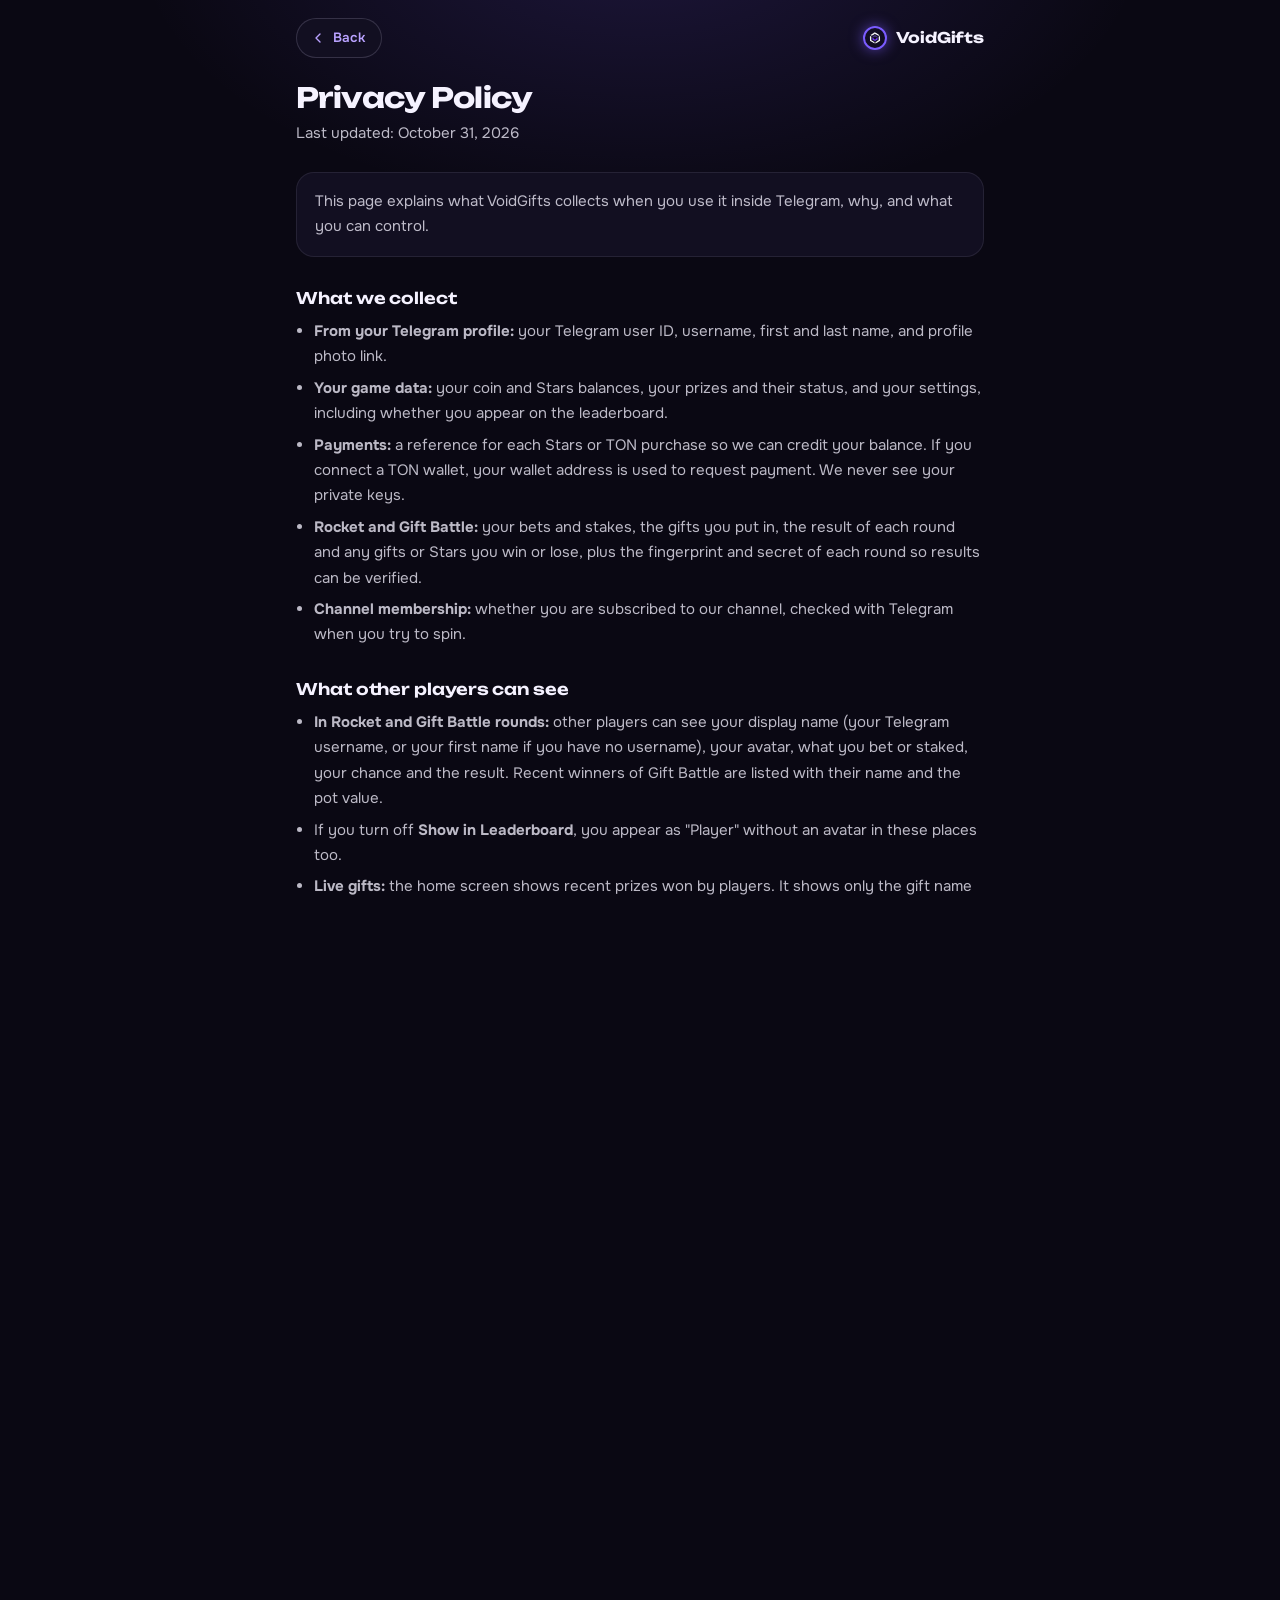
<file: privacy.html>
<!DOCTYPE html>
<html lang="en">
<head>
  <meta charset="UTF-8">
  <meta name="viewport" content="width=device-width, initial-scale=1, viewport-fit=cover">
  <meta name="theme-color" content="#0a0813">
  <title>Privacy Policy · VoidGifts</title>
  <link rel="preconnect" href="https://fonts.googleapis.com">
  <link rel="preconnect" href="https://fonts.gstatic.com" crossorigin>
  <link rel="stylesheet" href="styles.css">
</head>
<body>
  <main class="legal-shell legal">
    <div class="legal-top">
      <a class="spin-back-btn" href="index.html" onclick="if(history.length>1){history.back();return false}">
        <svg viewBox="0 0 24 24" fill="none" stroke="currentColor" stroke-width="2" stroke-linecap="round" stroke-linejoin="round" aria-hidden="true"><path d="M15 18l-6-6 6-6"/></svg>
        Back
      </a>
      <div class="brand"><img class="ring-icon" src="assets/TemporaryLogo.svg" alt="">VoidGifts</div>
    </div>

    <h1>Privacy Policy</h1>
    <p class="legal-meta">Last updated: October 31, 2026</p>
    <p class="legal-lede">This page explains what VoidGifts collects when you use it inside Telegram, why, and what you can control.</p>

    <h2>What we collect</h2>
    <ul>
      <li><strong>From your Telegram profile:</strong> your Telegram user ID, username, first and last name, and profile photo link.</li>
      <li><strong>Your game data:</strong> your coin and Stars balances, your prizes and their status, and your settings, including whether you appear on the leaderboard.</li>
      <li><strong>Payments:</strong> a reference for each Stars or TON purchase so we can credit your balance. If you connect a TON wallet, your wallet address is used to request payment. We never see your private keys.</li>
      <li><strong>Rocket and Gift Battle:</strong> your bets and stakes, the gifts you put in, the result of each round and any gifts or Stars you win or lose, plus the fingerprint and secret of each round so results can be verified.</li>
      <li><strong>Channel membership:</strong> whether you are subscribed to our channel, checked with Telegram when you try to spin.</li>
    </ul>

    <h2>What other players can see</h2>
    <ul>
      <li><strong>In Rocket and Gift Battle rounds:</strong> other players can see your display name (your Telegram username, or your first name if you have no username), your avatar, what you bet or staked, your chance and the result. Recent winners of Gift Battle are listed with their name and the pot value.</li>
      <li>If you turn off <strong>Show in Leaderboard</strong>, you appear as "Player" without an avatar in these places too.</li>
      <li><strong>Live gifts:</strong> the home screen shows recent prizes won by players. It shows only the gift name and time, never a name, ID or avatar.</li>
    </ul>

    <h2>What is stored on your device</h2>
    <p>The app keeps your settings, redeemed promo codes and TON wallet connection details in Telegram cloud storage or your browser's local storage, so they persist between visits.</p>

    <h2>Why we use it</h2>
    <ul>
      <li>To run the game: balances, prizes, spins, claims and purchases.</li>
      <li>To show the leaderboard and the players in Rocket and Gift Battle rounds, if you have chosen to appear.</li>
      <li>To run and verify game rounds and to settle disputes about them.</li>
      <li>To prevent abuse such as duplicate accounts and bot activity.</li>
    </ul>

    <h2>Who else handles it</h2>
    <p>Telegram (the platform and Stars payments), the TON network and your wallet provider (TON payments), and our hosting and database providers, Railway (servers and databases) and GitHub Pages (the app's web files). The app also loads some code libraries from public content delivery networks (cdnjs and unpkg), which can see your IP address when they serve those files. We do not use analytics or advertising providers and we do not sell or share your data for advertising.</p>

    <h2>Your choices</h2>
    <ul>
      <li>Turn off <strong>Show in Leaderboard</strong> under Settings, Privacy, to hide your name and avatar from other players.</li>
      <li><strong>Reset All Data</strong> under Settings clears the data stored on your device.</li>
      <li>To ask us to delete or export the data we hold about you, contact <a href="https://t.me/voidgiftssupportbot">@voidgiftssupportbot</a>.</li>
    </ul>

    <h2>Retention</h2>
    <p>We keep your account data (profile details, balances, prizes) for as long as your account is active, and delete or anonymize it on request. Records of purchases and prize claims are kept for as long as needed to credit your balance, resolve disputes and prevent abuse.</p>

    <h2>Children</h2>
    <p>VoidGifts is not intended for anyone under 18. If you believe a child has used it, contact us and we will remove the data.</p>

    <h2>Changes and contact</h2>
    <p>We may update this policy and will change the date above when we do. Questions: <a href="https://t.me/voidgiftssupportbot">@voidgiftssupportbot</a>.</p>

    <div class="legal-foot">
      <a href="tos.html">Terms of Service</a>
      <a href="privacy.html">Privacy Policy</a>
      <a href="index.html">Back to the app</a>
    </div>
  </main>
</body>
</html>
</file>
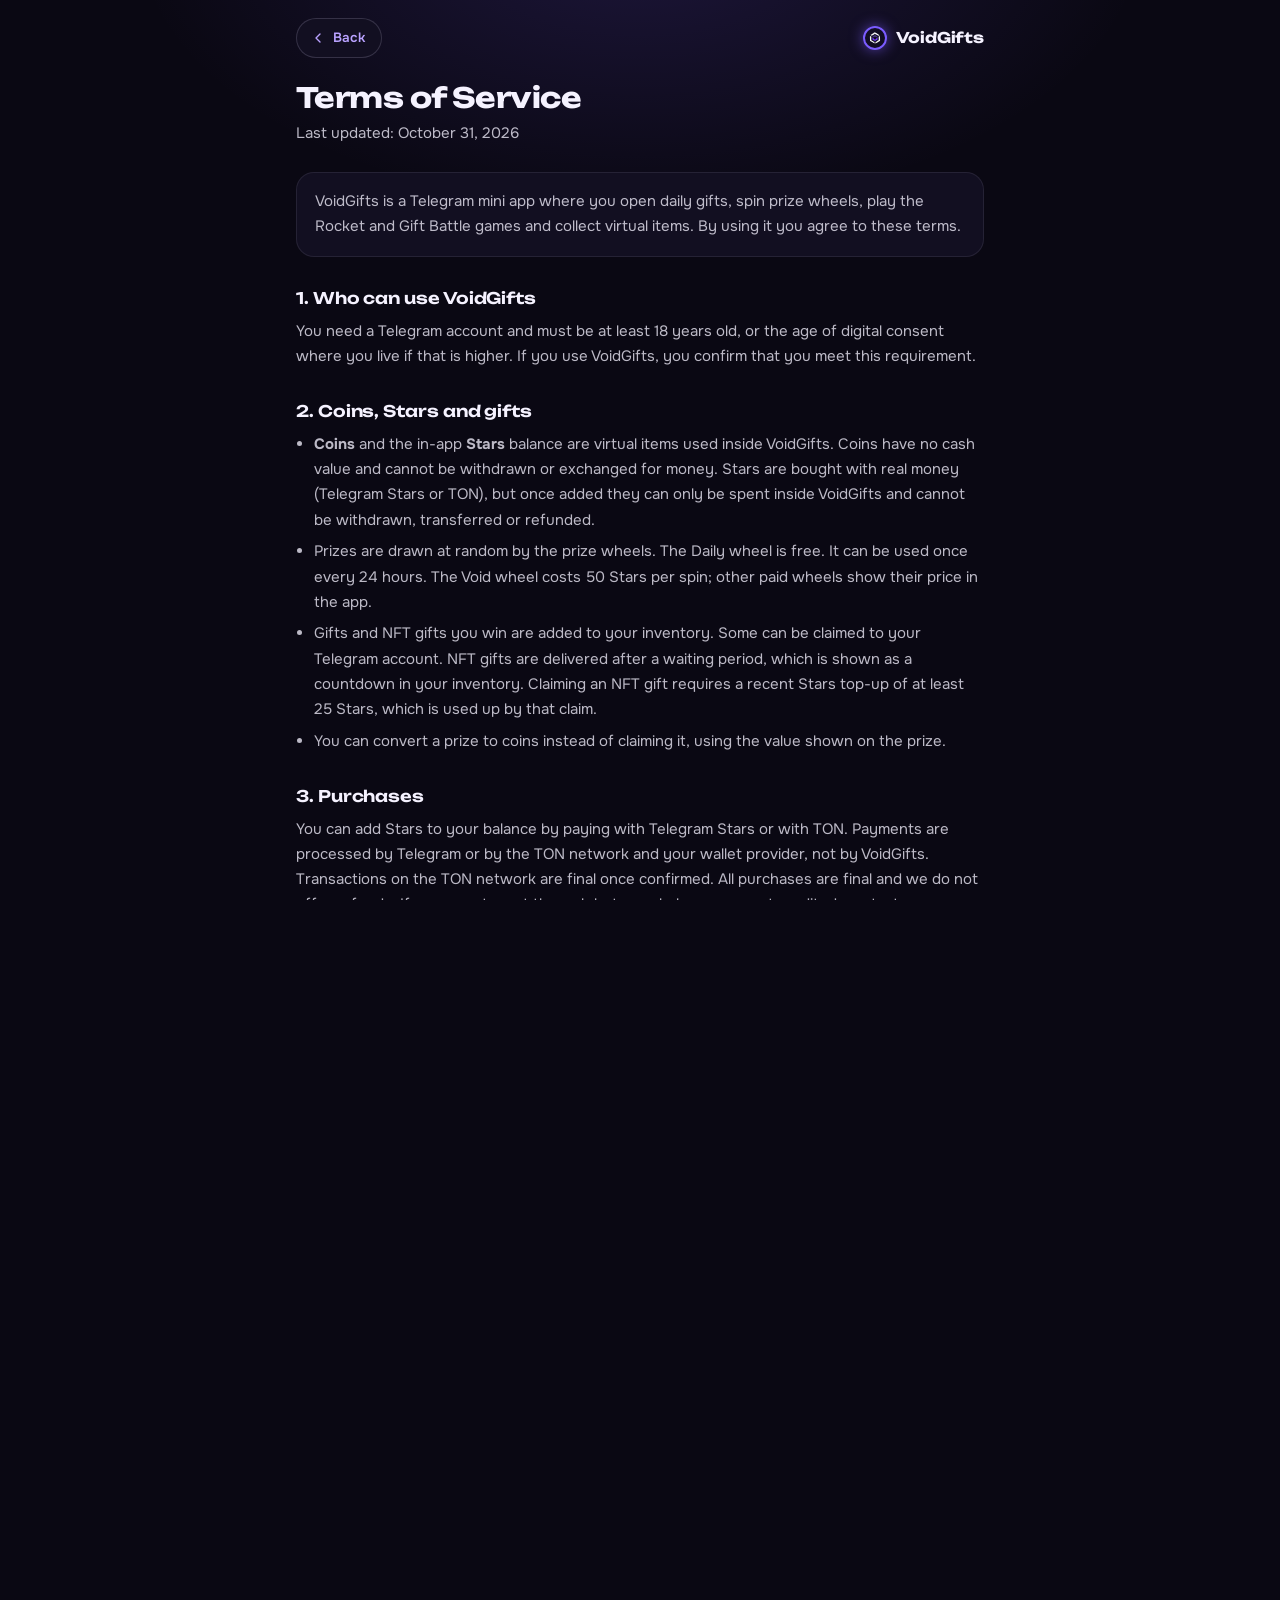
<file: tos.html>
<!DOCTYPE html>
<html lang="en">
    <head>
        <meta charset="UTF-8">
        <meta name="viewport" content="width=device-width, initial-scale=1, viewport-fit=cover">
        <meta name="theme-color" content="#0a0813">
        <title>Terms of Service · VoidGifts</title>
        <link rel="preconnect" href="https://fonts.googleapis.com">
        <link rel="preconnect" href="https://fonts.gstatic.com" crossorigin>
        <link rel="stylesheet" href="styles.css">
    </head>
    <body>
        <main class="legal-shell legal">
            <div class="legal-top">
                <a class="spin-back-btn" href="index.html" onclick="if(history.length>1){history.back();return false}">
                    <svg viewBox="0 0 24 24" fill="none" stroke="currentColor" stroke-width="2" stroke-linecap="round" stroke-linejoin="round" aria-hidden="true">
                        <path d="M15 18l-6-6 6-6"/>
                    </svg>
                    Back
      
                </a>
                <div class="brand">
                    <img class="ring-icon" src="assets/TemporaryLogo.svg" alt="">VoidGifts
                </div>
            </div>
            <h1>Terms of Service</h1>
            <p class="legal-meta">Last updated: October 31, 2026</p>
            <p class="legal-lede">VoidGifts is a Telegram mini app where you open daily gifts, spin prize wheels, play the Rocket and Gift Battle games and collect virtual items. By using it you agree to these terms.</p>
            <h2>1. Who can use VoidGifts</h2>
            <p>You need a Telegram account and must be at least 18 years old, or the age of digital consent where you live if that is higher. If you use VoidGifts, you confirm that you meet this requirement.</p>
            <h2>2. Coins, Stars and gifts</h2>
            <ul>
                <li>
                    <strong>Coins</strong>
                    and the in-app <strong>Stars</strong>
                    balance are virtual items used inside VoidGifts. Coins have no cash value and cannot be withdrawn or exchanged for money. Stars are bought with real money (Telegram Stars or TON), but once added they can only be spent inside VoidGifts and cannot be withdrawn, transferred or refunded.
                </li>
                <li>Prizes are drawn at random by the prize wheels. The Daily wheel is free. It can be used once every 24 hours. The Void wheel costs 50 Stars per spin; other paid wheels show their price in the app.</li>
                <li>Gifts and NFT gifts you win are added to your inventory. Some can be claimed to your Telegram account. NFT gifts are delivered after a waiting period, which is shown as a countdown in your inventory. Claiming an NFT gift requires a recent Stars top-up of at least 25 Stars, which is used up by that claim.</li>
                <li>You can convert a prize to coins instead of claiming it, using the value shown on the prize.</li>
            </ul>
            <h2>3. Purchases</h2>
            <p>
                You can add Stars to your balance by paying with Telegram Stars or with TON. Payments are processed by Telegram or by the TON network and your wallet provider, not by VoidGifts. Transactions on the TON network are final once confirmed. All purchases are final and we do not offer refunds. If a payment went through but your balance was not credited, contact <a href="https://t.me/voidgiftssupportbot">@voidgiftssupportbot</a>
                and we will fix it.
            </p>
            <h2>4. Channel subscription</h2>
            <p>To spin the wheels you must be subscribed to our Telegram channel. We check your membership on our server. If you leave the channel, spinning is paused until you rejoin.</p>
            <h2>5. Promo codes</h2>
            <p>Promo codes are single-use per account, may expire, and may be withdrawn. Some promo codes are only available to accounts that have topped up with at least 2 TON in total. Codes shared in bulk or obtained by abuse may be voided.</p>
            <h2>6. Rocket</h2>
            <ul>
                <li>In Rocket you place a bet before each round with Stars or with a gift from your inventory. A rocket then climbs and a multiplier grows until it crashes at a point the server decides.</li>
                <li>If you cash out before the crash, you receive your bet times the multiplier at that moment. A gift is upgraded to the best item worth up to its value times the multiplier; any remainder is paid in coins (gifts) or Stars (NFTs). You can also set an automatic cash-out.</li>
                <li>If the rocket crashes before you cash out, your bet is lost. Cash-outs are processed on our server, so a slow connection can make you miss the moment you meant to cash out. We are not responsible for that, and results cannot be reversed.</li>
                <li>The game has a built-in house edge, so over time the house is expected to win more than it pays out. Do not bet more than you can afford to lose.</li>
            </ul>
            <h2>7. Gift Battle</h2>
            <ul>
                <li>In Gift Battle you stake gifts from your inventory (up to the per-round limit shown in the app). All players in a round put their gifts into one pot. Your chance of winning is the value of your gifts divided by the value of everything in the pot. One winner is then drawn by the server.</li>
                <li>
                    <strong>Gift values.</strong>
                    Everyday gifts count at their Telegram Star price. NFT gifts count at their current market price, taken from the marketplace price list we use and refreshed regularly. The value is fixed at the moment you place your stake. Because market prices change, the value of an NFT can differ from the price in your inventory or in other parts of the app.
                </li>
                <li>
                    <strong>Winner and fee.</strong>
                    The winner receives the gifts in the pot, minus a house fee. The fee depends on the winner's chance: there is no fee when the winner held 90% or more of the pot, and the fee grows as the winner's chance gets smaller, up to 10% of the pot's value. The fee is taken as whole gifts from the other players' stakes. It never exceeds the fee amount and never comes from the winner's own gifts. The current fee for your stake is shown before you join and may be changed with notice in the app.
                </li>
                <li>Once you have staked a gift you cannot take it back. If you are the only player in a round, your gifts are returned. If a round fails for a technical reason, all staked gifts are returned.</li>
                <li>Gift Battle is a game of chance and you can lose the gifts you stake. Make sure that playing games of chance is allowed where you live, and play responsibly.</li>
            </ul>
            <h2>8. Fairness of rounds</h2>
            <p>Rocket and Gift Battle results are decided by our server using a random secret chosen before betting opens. A fingerprint (hash) of that secret is fixed first, and the secret itself is published when the round ends, so a finished round can be checked against its fingerprint. If you want help checking a round, contact support. Results of finished rounds are final.</p>
            <p>Recent prizes may also be shown to all players in the Live gifts strip on the home screen. It shows only the name of the gift and when it was won, not who won it.</p>
            <h2>9. Fair use</h2>
            <p>Do not use bots, scripts, multiple accounts or exploits to gain prizes, Stars or leaderboard positions. We may remove prizes, reset balances or suspend accounts that do.</p>
            <h2>10. Leaderboard</h2>
            <p>If you appear on the leaderboard, other players can see your display name, avatar and score. You can turn this off under Settings, Privacy.</p>
            <h2>11. Availability</h2>
            <p>VoidGifts is provided as is. We may pause it for maintenance or change features, prizes and prices at any time. We do not guarantee uninterrupted access.</p>
            <h2>12. Liability</h2>
            <p>To the extent the law allows, VoidGifts and its operators are not liable for indirect or consequential losses, or for losses caused by Telegram, TON, wallet providers or other third parties.</p>
            <h2>13. Changes and contact</h2>
            <p>
                We may update these terms. Continued use after an update means you accept it. Questions: <a href="https://t.me/voidgiftssupportbot">@voidgiftssupportbot</a>
                .
            </p>
            <div class="legal-foot">
                <a href="tos.html">Terms of Service</a>
                <a href="privacy.html">Privacy Policy</a>
                <a href="index.html">Back to the app</a>
            </div>
        </main>
    </body>
</html>
</file>
<file: styles.css>
@import url('https://fonts.googleapis.com/css2?family=Unbounded:wght@500;600;700&family=Onest:wght@400;500;600;700&display=swap');

/* ============================================
   VOIDGIFTS — design tokens

   Idea: "the seam". A thin vertical line of light where a
   prize lands. It shows up on the Daily hero, the wheel
   pointer, the win reveal and the active nav marker.

   Colour carries meaning, not decoration:
     violet = structure / where you are
     gold   = rewards and primary actions
     pink   = premium (Void spin)
     cyan   = live / free
   Rarity has its own fixed treatment (see --rc below).
   ============================================ */
:root{
  /* surfaces, darkest to lightest */
  --void-0:#0a0813;
  --void-1:#120f21;
  --void-2:#1a1530;
  --void-3:#251e42;
  --line:rgba(226,220,255,.09);
  --line-2:rgba(226,220,255,.17);

  /* text */
  --ghost:#f5f2ff;
  --fog:rgba(245,242,255,.76);
  --fog-dim:rgba(245,242,255,.56);

  /* accents */
  --rift:#7b5cff;
  --rift-2:#b9a2ff;
  --ember:#ffb25b;
  --ember-2:#ffd8a0;
  --static:#ff5fa8;
  --static-2:#ff9fcb;
  --signal:#4fd8e6;
  --signal-2:#9cf0f6;
  --lime:#c9f25a;
  --danger:#ff5d6c;
  --tg:#2aabee;

  /* type */
  --font-display:'Unbounded','Onest',system-ui,sans-serif;
  --font-body:'Onest',system-ui,-apple-system,'Segoe UI',Roboto,sans-serif;
  --font-mono:var(--font-body); /* legacy alias: the mono face is gone */

  --vh:1vh;
}

*{ margin:0; padding:0; box-sizing:border-box; }
html,body{ width:100%; height:100%; overflow-x:hidden; -webkit-font-smoothing:antialiased; -moz-osx-font-smoothing:grayscale; }
button,input,select,textarea{ font-family:inherit; color:inherit; }
button{ -webkit-tap-highlight-color:transparent; }
a{ -webkit-tap-highlight-color:transparent; }
body{
  background:
    radial-gradient(ellipse 820px 460px at 50% -8%, rgba(123,92,255,.17), transparent 62%),
    var(--void-0);
  color:var(--ghost);
  font-family:var(--font-body);
  font-size:16px;
  line-height:1.45;
  position:relative;
}
body.no-scroll{ position:fixed; overflow:hidden; width:100%; height:100%; }

:focus-visible{ outline:2px solid var(--rift-2); outline-offset:2px; }
input:focus-visible{ outline:none; }

::-webkit-scrollbar{ width:6px; height:6px; }
::-webkit-scrollbar-track{ background:transparent; }
::-webkit-scrollbar-thumb{ background:rgba(123,92,255,.3); border-radius:3px; }
::-webkit-scrollbar-thumb:hover{ background:rgba(123,92,255,.5); }

/* ============================================
   LOADING SCREEN
   ============================================ */
.loading-screen{
  position:fixed; inset:0; z-index:9999;
  background:radial-gradient(ellipse 700px 420px at 50% 42%, rgba(123,92,255,.18), transparent 65%), var(--void-0);
  display:flex; align-items:center; justify-content:center;
  transition:opacity .5s ease, visibility .5s ease;
}
.loading-screen.hidden{ opacity:0; visibility:hidden; }

.loading-container{
  position:fixed; inset:0; display:flex; flex-direction:column; align-items:center; justify-content:center;
  z-index:10000; padding:20px; padding-top:44vh;
}
#lottie-loading-container{ width:180px; height:180px; margin-bottom:28px; flex-shrink:0; }

.loading-bar-wrapper{ width:240px; max-width:80vw; margin-bottom:22px; flex-shrink:0; }
.loading-bar-bg{ width:100%; height:3px; background:var(--line-2); border-radius:2px; overflow:hidden; }
.loading-bar-fill{
  height:100%; border-radius:2px; transform-origin:left;
  background:linear-gradient(90deg, var(--rift), var(--rift-2));
  box-shadow:0 0 14px rgba(123,92,255,.9);
  animation:loadingProgress 2s ease-in-out infinite;
}
@keyframes loadingProgress{ 0%{transform:scaleX(0);} 50%{transform:scaleX(.6);} 100%{transform:scaleX(.95);} }

.loading-text{
  color:var(--fog-dim); font-size:.9rem; text-align:center; line-height:1.6; max-width:360px;
  padding:0 20px; margin-bottom:14px;
}
.copyright-text{
  color:var(--fog-dim); font-size:.75rem; text-align:center; padding:10px 20px; margin-top:6px;
  text-decoration:none; display:block; transition:color .2s ease;
}
.copyright-text:hover{ color:var(--signal); text-decoration:underline; }

.main-content{ opacity:0; transition:opacity .5s ease; }
.main-content.visible{ opacity:1; }

.loading-status-heading{
  font-family:var(--font-display); font-weight:700; font-size:1.05rem; letter-spacing:-.01em;
  color:var(--ember); text-align:center; margin-bottom:1rem;
}
.loading-text a{ color:var(--signal); text-decoration:underline; text-underline-offset:3px; font-weight:600; }
.loading-text a:hover{ color:var(--signal-2); }

/* ============================================
   BACKGROUND PATTERN
   Static and quiet. It used to drift forever across an SVG
   five times the size of the screen, which cost battery
   and pulled the eye away from the content.
   ============================================ */
.bg{ position:fixed; inset:0; z-index:-1; overflow:hidden; opacity:.2; }
.bg svg{ width:100%; height:100%; position:absolute; inset:0; }

/* ============================================
   TOP BAR
   ============================================ */
.topbar-fixed{
  position:fixed; top:0; left:0; right:0; z-index:900;
  display:flex; align-items:center; justify-content:space-between;
  padding:.85rem 1rem; pointer-events:none;
}
.topbar-fixed::before{
  content:''; position:absolute; left:0; right:0; top:0; bottom:-1.2rem; z-index:-1; pointer-events:none;
  background:linear-gradient(to bottom, var(--void-0) 0, var(--void-0) 68%, rgba(10,8,19,0) 100%);
}
.topbar-fixed > *{ pointer-events:auto; }
.topbar-right{ display:flex; align-items:center; gap:.6rem; }

.brand{
  font-family:var(--font-display); font-weight:700; font-size:.92rem; letter-spacing:-.01em;
  display:flex; align-items:center; gap:.6rem; color:var(--ghost);
}
.brand .ring-icon{
  width:24px; height:24px; border-radius:50%; object-fit:contain; padding:2px;
  border:2px solid var(--rift); box-shadow:0 0 14px rgba(123,92,255,.6);
}
.readout{
  display:flex; align-items:center; gap:.75rem; background:var(--void-1);
  border:1px solid var(--line-2); border-radius:100px; padding:.45rem .85rem;
  font-family:var(--font-display); font-size:.74rem; font-weight:500; font-variant-numeric:tabular-nums;
}
.readout .stat{ display:flex; align-items:center; gap:.4rem; }
.readout .stat img{ width:16px; height:16px; object-fit:contain; }
.readout .sep{ width:1px; height:14px; background:var(--line-2); }

/* Hamburger (wide viewports only) */
.hamburger{
  width:42px; height:42px; background:var(--void-1); border:1px solid var(--line-2); border-radius:14px; cursor:pointer;
  display:flex; flex-direction:column; justify-content:center; align-items:center; gap:5px;
  transition:border-color .2s ease;
}
.hamburger:hover{ border-color:rgba(123,92,255,.5); }
.hamburger span{ display:block; width:18px; height:2px; background:var(--ghost); border-radius:2px; transition:transform .3s cubic-bezier(.4,0,.2,1), opacity .3s ease; }
.hamburger.active span:nth-child(1){ transform:translateY(7px) rotate(45deg); }
.hamburger.active span:nth-child(2){ opacity:0; transform:translateX(-16px); }
.hamburger.active span:nth-child(3){ transform:translateY(-7px) rotate(-45deg); }

/* ============================================
   NAV DRAWER (wide viewports only)
   ============================================ */
.nav-menu{
  position:fixed; top:0; left:-100%; width:100%; max-width:320px; height:100vh;
  background:var(--void-1); z-index:999;
  border-right:1px solid var(--line-2); transition:left .4s cubic-bezier(.4,0,.2,1);
  display:flex; flex-direction:column;
}
.nav-menu.active{ left:0; }
.nav-close{
  position:absolute; top:1.2rem; right:1.2rem; width:38px; height:38px; background:transparent; border:none; border-radius:50%;
  cursor:pointer; display:flex; align-items:center; justify-content:center; color:var(--fog); font-size:1.6rem; line-height:1;
  transition:background .2s ease, color .2s ease; z-index:10;
}
.nav-close:hover{ color:var(--ghost); background:rgba(255,255,255,.08); }

.nav-account{
  padding:1.4rem 1.5rem 1.4rem; display:flex; align-items:center; gap:.9rem;
  border-bottom:1px solid var(--line); margin-top:3rem;
}
.account-avatar{ width:48px; height:48px; border-radius:50%; background:linear-gradient(135deg, var(--rift), var(--static)); flex-shrink:0; color:#fff !important; font-family:var(--font-display); font-size:1rem !important; }
.account-info{ flex:1; min-width:0; }
.account-name{ font-family:var(--font-display); font-size:.9rem; font-weight:600; color:var(--ghost); margin-bottom:.2rem; }
.account-username{ font-size:.82rem; color:var(--fog-dim); }

.nav-menu ul{ list-style:none; padding:.75rem; flex:1; display:flex; flex-direction:column; gap:.2rem; }
.nav-menu a{
  color:var(--fog); text-decoration:none; font-size:.95rem; font-weight:600; display:flex; align-items:center;
  gap:.95rem; padding:.8rem .9rem; border-radius:14px; transition:background .2s ease, color .2s ease;
}
.nav-menu a:hover{ background:rgba(255,255,255,.04); color:var(--ghost); }
.nav-menu a.active{ background:rgba(123,92,255,.16); color:var(--ghost); }
.nav-icon{ width:22px; height:22px; flex-shrink:0; display:flex; align-items:center; justify-content:center; }
.nav-icon img{ width:100%; height:100%; object-fit:contain; filter:brightness(0) invert(1); opacity:.6; transition:opacity .2s ease; }
.nav-menu a.active .nav-icon img, .nav-menu a:hover .nav-icon img{ opacity:1; }

/* ============================================
   OVERLAY
   ============================================ */
.overlay{ position:fixed; inset:0; background:rgba(4,3,8,.72); backdrop-filter:blur(3px); opacity:0; visibility:hidden; transition:opacity .3s ease, visibility .3s ease; z-index:998; }
.overlay.active{ opacity:1; visibility:visible; }

/* ============================================
   CONTAINER & PAGE SYSTEM
   ============================================ */
.container{
  position:relative; z-index:1; width:100%; min-height:100vh; display:flex; align-items:flex-start;
  justify-content:center; padding:4.9rem 1rem calc(108px + env(safe-area-inset-bottom,0px));
}
.page-content{ display:none; width:100%; max-width:640px; }
.page-content.active{ display:block; animation:fadeIn .28s ease; }
@keyframes fadeIn{ from{opacity:0;} to{opacity:1;} }

/* Small caption above a title. Sentence case, no ornaments. */
.eyebrow, .card-eyebrow{ font-size:.78rem; font-weight:600; color:var(--fog-dim); margin-bottom:.4rem; display:block; }
/* ============================================
   LIVE GIFTS STRIP
   ============================================ */
.live-gifts-row{ display:flex; flex-direction:column; gap:.55rem; margin-bottom:1.15rem; }
.live-gifts-label{
  display:flex; align-items:center; gap:.5rem; padding-left:.15rem;
  font-size:.82rem; font-weight:600; color:var(--fog);
}
.live-gifts-label::before{
  content:''; width:7px; height:7px; border-radius:50%; background:var(--signal); flex-shrink:0;
  animation:livePulse 2.2s ease-out infinite;
}
@keyframes livePulse{
  0%{ box-shadow:0 0 0 0 rgba(79,216,230,.55); }
  70%,100%{ box-shadow:0 0 0 7px rgba(79,216,230,0); }
}

.echo-strip-wrap{ display:flex; align-items:center; overflow-x:auto; overflow-y:hidden; }
.echo-strip-wrap::-webkit-scrollbar{ display:none; }
#notificationContainer{
  display:flex; align-items:center; gap:.6rem; width:100%; min-height:68px;
  overflow-x:auto; overflow-y:hidden; padding:.45rem .2rem .3rem;
  scrollbar-width:none;
}
#notificationContainer::-webkit-scrollbar{ display:none; }

/* Empty state names what will appear here. Text comes from data-empty so it can be translated. */
#notificationContainer:empty::before,
.echo-strip-wrap:empty::before{
  content:attr(data-empty);
  border:1px dashed var(--line-2); border-radius:100px; padding:.55rem 1rem;
  color:var(--fog-dim); font-size:.8rem; white-space:nowrap;
}
.echo-empty{ border:1px dashed var(--line-2); border-radius:100px; padding:.55rem 1rem; color:var(--fog-dim); font-size:.8rem; white-space:nowrap; }

/* ============================================
   HOME GRID
   Mobile:   daily / void / channel + codes
   Desktop:  daily + void / inventory shelf / channel + codes
   ============================================ */
.home-grid{
  display:grid; grid-template-columns:1fr 1fr; gap:.5rem;
  grid-template-areas:
    "daily daily"
    "void void"
    "furry furry"
    "hex hex"
    "astral astral"
    "channel promo";
}
.content-box-left-1{ grid-area:daily; }
.content-box-void{ grid-area:void; }
.content-box-hex{ grid-area:hex; }
.content-box-astral{ grid-area:astral; }
.hero--channel{ grid-area:channel; }
.promo-card{ grid-area:promo; }
.content-box-right{ grid-area:inv; }

/* ---- hero base ---- */
.hero{
  position:relative; overflow:hidden; isolation:isolate; border-radius:18px; padding:.8rem .95rem;
  display:flex; flex-direction:column; justify-content:space-between;
  background:var(--void-1); border:1px solid var(--line-2); cursor:pointer; min-height:0;
  transition:transform .16s ease;
}
.hero:active{ transform:scale(.985); }
.hero-glow{ position:absolute; pointer-events:none; z-index:0; }
.hero-asset{ position:absolute; z-index:2; pointer-events:none; }
.hero-asset > div{ width:100%; height:100%; }
.hero-asset img, img.hero-asset{ width:100%; height:100%; object-fit:contain; display:block; }

.hero-copy{ position:relative; z-index:3; min-width:0; }
.hero-title{
  font-family:var(--font-display); font-weight:700; font-size:.95rem; line-height:1.2; letter-spacing:-.01em;
  position:relative; z-index:3; text-wrap:balance;
  white-space:nowrap; overflow:hidden; text-overflow:ellipsis;
}
.hero-sub{
  font-size:.74rem; color:var(--fog); line-height:1.4; margin-top:.15rem; position:relative; z-index:3;
  white-space:nowrap; overflow:hidden; text-overflow:ellipsis;
}
.hero-sub a{ color:var(--ghost); text-decoration:underline; text-underline-offset:2px; }

.hero-cta{
  align-self:flex-start; margin-top:.5rem; min-height:30px; border:1px solid transparent; border-radius:10px; padding:.4rem .75rem;
  font-weight:700; font-size:.74rem; cursor:pointer; position:relative; z-index:3; text-decoration:none;
  display:inline-flex; align-items:center; gap:.4rem; background:var(--void-3); color:var(--ghost);
  transition:filter .15s ease, transform .12s ease; white-space:nowrap;
}
.hero-cta:active{ transform:scale(.97); }
@media (hover:hover){ .hero-cta:hover{ filter:brightness(1.12); } }
.hero-cta img{ width:14px; height:14px; object-fit:contain; }

/* ---- Daily: the hero. The seam opens once, the gift rises along it. ---- */
.hero--daily{
  --seam-x:3.6rem; --asset:4.6rem;
  min-height:0; padding:.8rem .95rem;
  border-color:rgba(255,178,91,.32);
  background:
    radial-gradient(80% 140% at calc(100% - var(--seam-x)) 50%, rgba(255,178,91,.2), transparent 70%),
    var(--void-1);
}
.hero--daily .hero-copy{ margin-right:calc(var(--seam-x) + var(--asset) / 2 - .5rem); }
.hero--daily .hero-cta{ margin-top:.5rem; }
.hero--daily .eyebrow{ color:var(--ember); font-size:.66rem; }
.hero--daily .hero-title{ font-size:1.05rem; line-height:1.15; }
.hero--daily .hero-sub{ max-width:none; }
.hero--daily .hero-cta{ background:var(--ember); color:#2a1600; box-shadow:0 6px 16px rgba(255,178,91,.25); }

.hero--daily .hero-glow{
  top:0; bottom:0; right:calc(var(--seam-x) - 1px); width:2px;
  background:linear-gradient(to bottom, transparent 0, var(--ember) 24%, var(--ember-2) 50%, var(--ember) 76%, transparent 100%);
  filter:drop-shadow(0 0 5px rgba(255,178,91,.95)) drop-shadow(0 0 24px rgba(255,178,91,.55));
  transform-origin:50% 0; animation:seamOpen .9s cubic-bezier(.2,.75,.2,1) .1s both;
}
.hero--daily .hero-asset{
  width:var(--asset); height:var(--asset);
  right:calc(var(--seam-x) - var(--asset) / 2); top:50%; margin-top:calc(var(--asset) / -2);
  animation:giftRise .8s cubic-bezier(.2,.75,.2,1) .35s both;
}
@keyframes seamOpen{ from{ transform:scaleY(0); opacity:0; } to{ transform:scaleY(1); opacity:1; } }
@keyframes giftRise{ from{ opacity:0; transform:translateY(18px); } to{ opacity:1; transform:none; } }

/* ---- Daily cooldown: ember accents go gray until the gift is ready again ---- */
.hero-timer{
  display:none; align-self:flex-start; align-items:center; gap:.35rem; margin-top:.5rem; min-height:30px; padding:.4rem .75rem;
  border:1px solid var(--line-2); border-radius:10px; background:var(--void-3); color:var(--fog);
  font-size:.74rem; font-weight:700; white-space:nowrap; position:relative; z-index:3; font-variant-numeric:tabular-nums;
}
.hero--daily.is-cooldown{
  border-color:rgba(170,170,185,.32);
  background:
    radial-gradient(80% 140% at calc(100% - var(--seam-x)) 50%, rgba(170,170,185,.12), transparent 70%),
    var(--void-1);
}
.hero--daily.is-cooldown .eyebrow{ color:var(--fog); }
.hero--daily.is-cooldown .hero-cta{ display:none; }
.hero--daily.is-cooldown .hero-timer{ display:inline-flex; }
.hero--daily.is-cooldown .hero-glow{
  background:linear-gradient(to bottom, transparent 0, #8f8f9c 24%, #b9b9c6 50%, #8f8f9c 76%, transparent 100%);
  filter:drop-shadow(0 0 5px rgba(170,170,185,.55)) drop-shadow(0 0 18px rgba(170,170,185,.3));
}

/* ---- Void spin: premium. Rings spread from the rocket. ---- */
.hero--void{
  display:grid; grid-template-columns:1fr auto; align-items:center; gap:.7rem; min-height:0; padding:.8rem .95rem;
  border-color:rgba(255,95,168,.32);
  background:linear-gradient(115deg, #26102f 0%, var(--void-1) 68%);
}
.hero--void .hero-glow{
  width:220px; height:220px; right:-110px; top:50%; margin-top:-110px; border-radius:50%;
  background:
    radial-gradient(circle, rgba(255,95,168,.28), transparent 40%),
    repeating-radial-gradient(circle, transparent 0 21px, rgba(255,95,168,.22) 21px 22px);
  -webkit-mask-image:radial-gradient(circle, #000 18%, transparent 66%);
  mask-image:radial-gradient(circle, #000 18%, transparent 66%);
}
.hero--void .eyebrow{ color:var(--static-2); font-size:.66rem; }
.hero--void .hero-title{ font-size:1.05rem; }
.hero-actions{ display:flex; align-items:center; flex-wrap:wrap; gap:.4rem .6rem; margin-top:.4rem; position:relative; z-index:3; }
.hero-actions .hero-cta{ margin-top:0; }
.hero--void .hero-cta{ background:linear-gradient(120deg, var(--static-2), var(--static)); color:#2a0a1c; box-shadow:0 6px 16px rgba(255,95,168,.25); }
.spin-cost-badge{
  display:inline-flex; align-items:center; gap:.35rem; font-family:var(--font-display); font-weight:500;
  font-size:.7rem; color:var(--static-2); font-variant-numeric:tabular-nums;
}
.spin-cost-badge img{ width:12px; height:12px; object-fit:contain; }
.void-asset-badge{ position:relative; width:52px; height:52px; justify-self:end; transform:rotate(-10deg); }
.void-asset-badge img{ filter:drop-shadow(0 6px 14px rgba(255,95,168,.45)); }

/* ---- Quiet cards: channel, codes, inventory ---- */
.hero--channel, .hero--promo, .hero--inv{ min-height:0; }
.hero--channel, .hero--promo{
  display:grid; grid-template-columns:30px 1fr; grid-template-rows:auto auto;
  grid-template-areas:"icon title" "btn btn";
  column-gap:.5rem; row-gap:.4rem; align-items:center; padding:.65rem .75rem;
}
.hero--channel .hero-copy, .hero--promo .hero-copy{ grid-area:title; min-width:0; align-self:center; }
.hero--channel .hero-title, .hero--promo .hero-title{ font-size:.84rem; line-height:1.25; }
.hero--channel .hero-sub, .hero--promo .hero-sub{ display:none; }
.hero--channel > .hero-asset{ grid-area:icon; position:relative; width:30px; height:30px; }
.promo-assets{ grid-area:icon; position:relative; width:30px; height:30px; }
.promo-assets .hero-asset{ position:absolute; }
.promo-assets .hero-asset.lg{ inset:0 auto 0 0; width:30px; height:30px; }
.promo-assets .hero-asset.sub{ width:16px; height:16px; right:-4px; bottom:-4px; }

.hero--channel .hero-cta{ background:rgba(79,216,230,.12); color:var(--signal-2); border-color:rgba(79,216,230,.32); }
.hero--promo .hero-cta{ background:rgba(201,242,90,.1); color:var(--lime); border-color:rgba(201,242,90,.3); }
.hero--inv .hero-cta{ background:rgba(123,92,255,.16); color:var(--rift-2); border-color:rgba(123,92,255,.4); }
.hero--channel .hero-cta, .hero--promo .hero-cta{ grid-area:btn; justify-self:start; padding:.4rem .7rem; font-size:.72rem; white-space:nowrap; margin-top:0; }

/* Inventory */
.hero--inv .hero-title{ font-size:1.1rem; }
.hero-inv-head{ display:flex; align-items:center; gap:.5rem; margin-bottom:.35rem; position:relative; z-index:3; }
.inventory-grid{ display:grid; grid-template-columns:repeat(auto-fill, minmax(52px, 1fr)); gap:.45rem; margin:.8rem 0; position:relative; z-index:3; }
.inventory-item{
  aspect-ratio:1; border-radius:12px; background:var(--void-2); border:1px solid var(--line-2);
  display:flex; align-items:center; justify-content:center; overflow:hidden; cursor:pointer;
  transition:border-color .2s ease;
}
.inventory-item:not(.empty):hover{ border-color:rgba(123,92,255,.6); }
.inventory-item.empty{ background:transparent; border:1px dashed var(--line); cursor:default; }
.item-icon-container{ width:100%; height:100%; display:flex; align-items:center; justify-content:center; padding:12%; }

/* Pending NFT transfer: item stays visible but reads as "in transit" */
.inventory-item.pending-transfer{ opacity:.55; filter:grayscale(.4); position:relative; }
.countdown-badge{
  position:absolute; bottom:3px; left:50%; transform:translateX(-50%);
  background:rgba(10,8,19,.9); border:1px solid var(--line-2); border-radius:6px;
  padding:1px 5px; font-size:.62rem; font-weight:600; color:var(--ember-2);
  white-space:nowrap; pointer-events:none; font-variant-numeric:tabular-nums;
}
.full-inventory-item.pending-transfer{ opacity:.6; filter:grayscale(.35); }
.full-item-countdown{ position:static; transform:none; margin-top:.25rem; display:inline-block; }

/* ============================================
   TRAY — quiet utility rows
   ============================================ */
.tray{ display:grid; grid-template-columns:1fr; gap:.5rem; margin-top:.75rem; }
.tile{
  position:relative; display:flex; align-items:center; gap:.9rem; min-height:62px; padding:.75rem 1rem;
  background:var(--void-1); border:1px solid var(--line); border-radius:16px; cursor:pointer;
  text-align:left; text-decoration:none; color:inherit; font:inherit; width:100%;
  transition:transform .14s ease, border-color .2s ease;
}
.tile:active{ transform:scale(.985); }
.tile::after{
  content:''; margin-left:auto; width:8px; height:8px; flex-shrink:0;
  border-right:2px solid var(--fog-dim); border-top:2px solid var(--fog-dim); transform:rotate(45deg);
}
.tile-icon{
  width:38px; height:38px; flex-shrink:0; border-radius:12px; background:var(--void-2);
  display:flex; align-items:center; justify-content:center;
}
.tile-icon img, .tile-icon svg{ width:24px; height:24px; object-fit:contain; }
.tile--refer .tile-icon img{ filter:brightness(0) invert(1); opacity:.85; }
.tile--contact:hover{ border-color:rgba(79,216,230,.4); }
.tile--refer:hover{ border-color:rgba(255,178,91,.4); }
.tile-label{ font-size:.9rem; font-weight:600; color:var(--ghost); line-height:1.2; }

/* ============================================
   NOTIFICATION CUBES (live strip)
   ============================================ */
.notification-cube{
  min-width:60px; width:60px; height:60px; background:rgba(255,93,108,.1); border:1px solid rgba(255,93,108,.35);
  border-radius:16px; display:flex; align-items:center; justify-content:center; cursor:pointer;
  transition:transform .15s ease; animation:slideIn .45s cubic-bezier(.2,.8,.2,1); position:relative; flex-shrink:0; z-index:1;
}
@keyframes slideIn{ from{ transform:translateX(-70px); opacity:0; } to{ transform:translateX(0); opacity:1; } }
.notification-cube:active{ transform:scale(.94); }
.notification-cube svg{ width:30px; height:30px; }
.notification-cube .close-btn{
  position:absolute; top:-6px; right:-6px; width:20px; height:20px; background:var(--danger); border-radius:50%;
  display:flex; align-items:center; justify-content:center; opacity:0; transition:opacity .2s; font-size:13px; color:#fff; font-weight:700; z-index:10;
}
.notification-cube:hover .close-btn{ opacity:1; }
.time-bar{ position:absolute; bottom:0; left:0; right:0; height:3px; background:rgba(255,93,108,.2); border-radius:0 0 15px 15px; overflow:hidden; }
.time-bar-fill{ height:100%; background:var(--danger); width:100%; animation:timeProgress 20s linear forwards; transform-origin:left; }
@keyframes timeProgress{ from{ transform:scaleX(1); } to{ transform:scaleX(0); } }

/* Live gifts strip: new cubes grow in and push their neighbours aside; old ones shrink out - no jumps, no timers. */
#notificationContainer .notification-cube{
  animation:giftIn .7s cubic-bezier(.22,1,.36,1) both;
  transition:transform .15s ease, width .55s cubic-bezier(.4,0,.2,1), min-width .55s cubic-bezier(.4,0,.2,1), margin .55s cubic-bezier(.4,0,.2,1), opacity .4s ease;
}
@keyframes giftIn{
  0%  { width:0; min-width:0; margin-right:-.6rem; opacity:0; transform:scale(.4); }
  55% { opacity:1; }
  100%{ width:60px; min-width:60px; margin-right:0; opacity:1; transform:scale(1); }
}
#notificationContainer .notification-cube.leaving{
  animation:none; width:0; min-width:0; margin-right:-.6rem; opacity:0; transform:scale(.4); pointer-events:none;
}
@media (prefers-reduced-motion: reduce){ #notificationContainer .notification-cube{ animation:none; transition:none; } }

.notification-cube.gift-notification{ background:linear-gradient(160deg, rgba(255,178,91,.22), rgba(255,178,91,.06)); border-color:rgba(255,178,91,.5); cursor:default; }
.notification-cube.nft-notification{ background:linear-gradient(160deg, rgba(123,92,255,.26), rgba(123,92,255,.07)); border-color:rgba(123,92,255,.55); cursor:default; }
.gift-notification-lottie{ width:46px; height:46px; position:relative; z-index:2; }
.gift-notification-label{
  position:absolute; bottom:3px; left:0; right:0; font-size:.62rem; font-weight:700; color:var(--ember-2);
  text-align:center; text-shadow:0 1px 4px rgba(0,0,0,.9); pointer-events:none; z-index:3;
}
.nft-notification .gift-notification-label{ color:var(--rift-2); }
.notification-cube.gift-notification .close-btn, .notification-cube.nft-notification .close-btn{ display:none !important; }

/* ---- small details ---- */
.hero--channel{ cursor:default; }
.tile-label{ display:block; }
#inventoryLottieAnimation{ width:26px; height:26px; flex-shrink:0; }
.hero-inv-head .hero-title{ margin:0; }
/* captions and subtitles arrive lowercase from the i18n strings; capitalise the first letter only */
.eyebrow::first-letter, .card-eyebrow::first-letter{ text-transform:uppercase; }
.leaderboard-subtitle::first-letter, .deposit-subtitle::first-letter, .settings-subtitle::first-letter{ text-transform:uppercase; }

/* dark brand icons need a little help on a dark surface */
.readout .stat:first-child img, .leaderboard-tab img[alt="Coin"]{ filter:drop-shadow(0 0 4px rgba(96,140,255,.6)); }
.tile--contact .tile-icon img{ width:32px; height:32px; filter:drop-shadow(0 0 6px rgba(79,216,230,.5)); }

/* countdown bar follows the cube type (red is only for the generic alert cube) */
.gift-notification .time-bar{ background:rgba(255,178,91,.22); }
.gift-notification .time-bar-fill{ background:var(--ember); }
.nft-notification .time-bar{ background:rgba(185,162,255,.22); }
.nft-notification .time-bar-fill{ background:var(--rift-2); }
/* ============================================
   SHARED MODAL OVERLAY
   ============================================ */
@keyframes fadeInModal{ to{ opacity:1; } }
@keyframes modalScale{ to{ transform:scale(1); } }
@keyframes sheetUp{ to{ transform:translateY(0); } }
@keyframes prizeFloat{ 0%,100%{ transform:translateY(0); } 50%{ transform:translateY(-8px); } }

.win-modal-overlay, .prize-modal-overlay, .language-modal-overlay, .full-inventory-modal-overlay, .subscribe-modal-overlay{
  position:fixed; inset:0; background:rgba(5,3,10,.84); backdrop-filter:blur(10px); display:none;
  align-items:center; justify-content:center; padding:1.2rem; opacity:0;
}
.win-modal-overlay{ z-index:2000; }
.prize-modal-overlay{ z-index:3010; } /* above the full-inventory sheet (3000), so tapping an item there shows its prize */
.language-modal-overlay{ z-index:2002; }
#walletPickerModal{ z-index:2010; } /* must render above tonPurchaseModal, which also uses .language-modal-overlay and opens it mid-flow */
.subscribe-modal-overlay{ z-index:2020; } /* above everything else, since the spin buttons it gates live at all sorts of z-indexes */
.full-inventory-modal-overlay{ z-index:3000; }
.win-modal-overlay.show, .prize-modal-overlay.show, .language-modal-overlay.show, .full-inventory-modal-overlay.show, .subscribe-modal-overlay.show{
  display:flex; animation:fadeInModal .25s ease forwards;
}

/* ---- Win modal: the prize comes down the seam ---- */
.win-modal{
  position:relative; overflow:hidden; max-width:340px; width:100%; border-radius:28px;
  border:1px solid rgba(255,178,91,.32);
  background:radial-gradient(ellipse 320px 240px at 50% 34%, rgba(255,178,91,.16), transparent 70%), var(--void-1);
  padding:2.6rem 1.5rem 1.5rem; display:flex; flex-direction:column; align-items:center; gap:1rem;
  transform:scale(.9); animation:modalScale .35s cubic-bezier(.34,1.4,.64,1) forwards .05s;
}
.win-modal::before{
  content:''; position:absolute; top:0; height:8.6rem; left:50%; width:2px; margin-left:-1px; z-index:0;
  background:linear-gradient(to bottom, transparent, var(--ember) 55%, var(--ember-2));
  filter:drop-shadow(0 0 5px rgba(255,178,91,.95)) drop-shadow(0 0 22px rgba(255,178,91,.5));
  transform-origin:50% 0; animation:seamOpen .7s cubic-bezier(.2,.75,.2,1) .15s both;
}
.win-modal > *{ position:relative; z-index:1; }
/* the caption hangs on the seam like a tag */
.win-modal-eyebrow{ font-size:.82rem; font-weight:600; color:var(--ember-2); background:var(--void-1); border:1px solid rgba(255,178,91,.3); border-radius:100px; padding:.2rem .8rem; }
.win-modal-eyebrow::first-letter, .prize-modal-eyebrow::first-letter{ text-transform:uppercase; }
.win-modal-prize-wrap{ width:132px; height:132px; display:flex; align-items:center; justify-content:center; }
.win-modal-icon{ width:100%; height:100%; display:flex; align-items:center; justify-content:center; }
.win-modal-icon img{ width:100%; height:100%; object-fit:contain; animation:prizeFloat 2.6s ease-in-out infinite; filter:drop-shadow(0 12px 26px rgba(255,178,91,.4)); }
.win-modal-prize-name{ font-family:var(--font-display); font-size:clamp(1.3rem,5vw,1.6rem); font-weight:700; color:var(--ghost); text-align:center; line-height:1.15; letter-spacing:-.01em; }
.win-modal-value-row{ display:flex; align-items:center; gap:.45rem; background:rgba(255,178,91,.1); border:1px solid rgba(255,178,91,.25); border-radius:100px; padding:.4rem 1rem; }
.win-modal-prize-name .hl{ color:var(--ember); }
.win-modal-value-row:empty{ display:none; }
.win-modal-value-row img{ width:20px; height:20px; object-fit:contain; }
.win-modal-value-row span{ font-family:var(--font-display); font-size:.9rem; font-weight:600; color:var(--ember); font-variant-numeric:tabular-nums; }
.win-modal-divider{ width:100%; height:1px; background:linear-gradient(90deg, transparent, var(--line-2), transparent); }
.claim-button{
  width:100%; min-height:50px; background:var(--ember); border:none; border-radius:16px; padding:.85rem 2rem; font-size:1rem;
  font-weight:700; color:#2a1600; cursor:pointer; transition:filter .15s ease, transform .12s ease; box-shadow:0 8px 24px rgba(255,178,91,.25);
}
.claim-button:active{ transform:scale(.98); }
@media (hover:hover){ .claim-button:hover{ filter:brightness(1.08); } }

/* ---- Prize modal ---- */
.prize-modal{
  position:relative; overflow:hidden; max-width:380px; width:100%; border-radius:26px;
  border:1px solid rgba(123,92,255,.35); background:var(--void-1); display:flex; flex-direction:column;
  transform:scale(.9); animation:modalScale .35s cubic-bezier(.34,1.4,.64,1) forwards .05s;
}
.prize-modal-topbar{ display:flex; align-items:center; justify-content:space-between; padding:1rem 1.2rem 0 1.5rem; }
.prize-modal-eyebrow{ font-family:var(--font-display); font-size:.85rem; font-weight:600; color:var(--ghost); }
.prize-modal-close{
  width:34px; height:34px; background:var(--void-2); border:1px solid var(--line-2); border-radius:50%;
  color:var(--fog); font-size:1.25rem; line-height:1; cursor:pointer; display:flex; align-items:center; justify-content:center;
  transition:background .2s ease, color .2s ease; flex-shrink:0;
}
.prize-modal-close:hover{ background:var(--void-3); color:var(--ghost); }
.prize-modal-hero{ display:flex; flex-direction:column; align-items:center; padding:1.2rem 1.8rem .9rem; }
.prize-modal-icon{ width:120px; height:120px; display:flex; align-items:center; justify-content:center; margin-bottom:.9rem; filter:drop-shadow(0 12px 26px rgba(123,92,255,.4)); animation:prizeFloat 2.6s ease-in-out infinite; }
.prize-modal-icon img, .prize-modal-icon > div{ width:100%; height:100%; object-fit:contain; }
.prize-modal-name{ font-family:var(--font-display); font-size:1.3rem; font-weight:700; color:var(--ghost); text-align:center; line-height:1.15; margin-bottom:.4rem; letter-spacing:-.01em; }
.prize-modal-info{ display:flex; align-items:center; justify-content:center; gap:.6rem; flex-wrap:wrap; padding:0 1.8rem .9rem; }
.prize-modal-id{ font-size:.74rem; color:var(--fog-dim); background:var(--void-2); border:1px solid var(--line); border-radius:8px; padding:.3rem .6rem; font-variant-numeric:tabular-nums; }
.prize-modal-coin-value{ display:flex; align-items:center; gap:.4rem; background:rgba(123,92,255,.12); border:1px solid rgba(123,92,255,.3); border-radius:100px; padding:.3rem .75rem; }
.prize-modal-coin-value img{ width:16px; height:16px; }
.prize-modal-coin-value span{ font-family:var(--font-display); font-size:.78rem; font-weight:600; color:var(--rift-2); }
.prize-modal-hr{ width:calc(100% - 2.6rem); margin:0 1.3rem; height:1px; background:linear-gradient(90deg, transparent, var(--line-2), transparent); }
.prize-modal-buttons{ display:flex; flex-direction:column; gap:.6rem; padding:1rem 1.3rem 1.3rem; }
.prize-modal-btn{
  width:100%; min-height:48px; padding:.75rem 1.4rem; border:1px solid transparent; border-radius:14px; font-size:.92rem; font-weight:700; cursor:pointer;
  transition:filter .15s ease, transform .12s ease; display:flex; align-items:center; justify-content:center; gap:.6rem;
}
.prize-modal-btn:active{ transform:scale(.98); }
@media (hover:hover){ .prize-modal-btn:hover{ filter:brightness(1.1); } }
.prize-modal-btn img, .prize-modal-btn svg{ width:18px; height:18px; flex-shrink:0; }
.convert-btn{ background:rgba(123,92,255,.16); color:var(--rift-2); border-color:rgba(123,92,255,.42); }
.claim-prize-btn{ background:var(--ember); color:#2a1600; box-shadow:0 8px 22px rgba(255,178,91,.22); }
.prize-modal-btn:disabled{ opacity:.55; cursor:not-allowed; transform:none !important; }

/* ---- Language / wallet / TON modals: sheets on phones, dialogs on wide screens ---- */
.language-modal{
  background:var(--void-1); border:1px solid var(--line-2); border-radius:24px; max-width:380px; width:100%;
  max-height:78vh; overflow:hidden; display:flex; flex-direction:column; transform:scale(.94); animation:modalScale .28s ease forwards .05s;
}
.language-modal-header{ display:flex; align-items:center; justify-content:space-between; padding:1.15rem 1.2rem 1.15rem 1.4rem; border-bottom:1px solid var(--line); }
.language-modal-header h2{ font-family:var(--font-display); font-size:1rem; font-weight:600; color:var(--ghost); }
.language-modal-close{ width:34px; height:34px; background:var(--void-2); border:none; border-radius:50%; color:var(--fog); font-size:1.3rem; line-height:1; cursor:pointer; display:flex; align-items:center; justify-content:center; transition:background .2s ease, color .2s ease; }
.language-modal-close:hover{ background:var(--void-3); color:var(--ghost); }
.language-list{ flex:1; overflow-y:auto; padding:.5rem; }
.language-option{ display:flex; align-items:center; gap:.9rem; padding:.85rem 1rem; min-height:52px; border-radius:14px; cursor:pointer; transition:background .2s ease; }
.language-option:hover{ background:rgba(255,255,255,.04); }
.language-option.active{ background:rgba(123,92,255,.16); }
.language-flag{ font-size:1.5rem; flex-shrink:0; }
.language-name{ flex:1; font-size:.95rem; font-weight:600; color:var(--ghost); }
.language-option .check-icon{ width:18px; height:18px; color:var(--rift-2); opacity:0; transition:opacity .2s ease; }
.language-option.active .check-icon{ opacity:1; }

/* ---- Subscribe modal ---- */
.subscribe-modal{
  position:relative; max-width:340px; width:100%; border-radius:26px;
  border:1px solid rgba(42,171,238,.38);
  background:radial-gradient(ellipse 300px 200px at 50% 0%, rgba(42,171,238,.14), transparent 65%), var(--void-1);
  padding:2rem 1.5rem 1.5rem; display:flex; flex-direction:column; align-items:center; gap:.9rem; text-align:center;
  transform:scale(.9); animation:modalScale .35s cubic-bezier(.34,1.4,.64,1) forwards .05s;
}
.subscribe-modal-close{ position:absolute; top:1rem; right:1rem; }
.subscribe-modal-icon{
  width:60px; height:60px; border-radius:50%; flex-shrink:0;
  background:rgba(42,171,238,.14); border:1px solid rgba(42,171,238,.38);
  display:flex; align-items:center; justify-content:center; color:var(--tg);
}
.subscribe-modal-icon svg{ width:28px; height:28px; }
.subscribe-modal-title{ font-family:var(--font-display); font-size:1.2rem; font-weight:700; color:var(--ghost); line-height:1.15; letter-spacing:-.01em; }
.subscribe-modal-desc{ font-size:.88rem; color:var(--fog); line-height:1.5; margin:0; }
.subscribe-channel-btn{
  width:100%; min-height:48px; display:flex; align-items:center; justify-content:center; gap:.55rem;
  background:rgba(42,171,238,.12); border:1px solid rgba(42,171,238,.4); border-radius:14px;
  padding:.75rem 1.2rem; color:#63c6f8; font-weight:700; font-size:.92rem; cursor:pointer;
  transition:background .2s ease; 
}
.subscribe-channel-btn:hover{ background:rgba(42,171,238,.2); }
.subscribe-channel-btn svg{ width:18px; height:18px; flex-shrink:0; }
.subscribe-ok-btn{ margin-top:.1rem; }
.subscribe-ok-btn:disabled{ opacity:.6; cursor:not-allowed; transform:none !important; }

/* ---- Full inventory ---- */
.full-inventory-modal{
  background:var(--void-1); border:1px solid var(--line-2); border-radius:28px; max-width:920px; width:100%;
  max-height:88vh; overflow:hidden; display:flex; flex-direction:column;
  transform:scale(.94) translateY(20px); animation:modalSlideIn .4s cubic-bezier(.2,.8,.2,1) forwards .05s;
}
@keyframes modalSlideIn{ to{ transform:scale(1) translateY(0); } }
.full-inventory-header{ display:flex; align-items:center; justify-content:space-between; padding:1.3rem 1.3rem 1rem 1.5rem; }
.full-inventory-title-section{ display:flex; align-items:center; gap:.8rem; }
.full-inventory-icon{ width:36px; height:36px; flex-shrink:0; }
.full-inventory-title{ font-family:var(--font-display); font-size:1.1rem; font-weight:700; color:var(--ghost); margin:0; letter-spacing:-.01em; }
.full-inventory-close{
  width:38px; height:38px; background:var(--void-2); border:1px solid var(--line-2); border-radius:50%;
  color:var(--fog); font-size:1.4rem; line-height:1; cursor:pointer; display:flex; align-items:center; justify-content:center; transition:background .2s ease, color .2s ease;
}
.full-inventory-close:hover{ background:var(--void-3); color:var(--ghost); }

.inventory-stats{ display:grid; grid-template-columns:repeat(3,minmax(0,1fr)); gap:.6rem; padding:.2rem 1.5rem 1rem; }
.stat-card{ background:var(--void-2); border:1px solid var(--line); border-radius:16px; padding:.85rem; display:flex; align-items:center; gap:.7rem; }
.stat-icon{ width:34px; height:34px; border-radius:11px; background:rgba(123,92,255,.16); color:var(--rift-2); display:flex; align-items:center; justify-content:center; flex-shrink:0; }
.stat-icon svg, .stat-icon img{ width:18px; height:18px; object-fit:contain; }
.stat-content{ flex:1; min-width:0; }
.stat-value{ font-family:var(--font-display); font-size:1.15rem; font-weight:600; color:var(--ghost); line-height:1.1; margin-bottom:.2rem; font-variant-numeric:tabular-nums; }
.stat-label{ font-size:.72rem; color:var(--fog-dim); font-weight:500; }
@media (max-width:560px){
  .inventory-stats{ gap:.5rem; padding:.2rem 1rem 1rem; }
  .stat-card{ flex-direction:column; align-items:flex-start; gap:.55rem; padding:.75rem; }
  .stat-value{ font-size:1rem; }
  .full-inventory-header{ padding:1rem 1rem .8rem 1.2rem; }
  .inventory-filters{ padding:0 1rem 1rem; }
  .full-inventory-grid{ padding:0 1rem 1.2rem; grid-template-columns:repeat(2,minmax(0,1fr)); }
}

.inventory-filters{ display:flex; gap:.45rem; padding:0 1.5rem 1rem; overflow-x:auto; scrollbar-width:none; }
.inventory-filters::-webkit-scrollbar{ display:none; }
.filter-btn{
  padding:.5rem 1rem; min-height:36px; background:transparent; border:1px solid var(--line-2); border-radius:100px;
  color:var(--fog); font-size:.82rem; font-weight:600; cursor:pointer; transition:background .2s ease, color .2s ease, border-color .2s ease; white-space:nowrap;
}
.filter-btn:hover{ color:var(--ghost); }
.filter-btn.active{ background:var(--ghost); border-color:var(--ghost); color:var(--void-0); }

.full-inventory-grid{
  flex:1; overflow-y:auto; padding:0 1.5rem 1.5rem; display:grid; grid-template-columns:repeat(auto-fill,minmax(128px,1fr));
  gap:.75rem; align-content:start;
}
.full-inventory-item{
  min-height:148px; background:var(--void-2); border:1px solid var(--line-2); border-radius:18px;
  display:flex; flex-direction:column; align-items:center; justify-content:center; position:relative;
  overflow:hidden; cursor:pointer; padding:.9rem; transition:border-color .2s ease, transform .12s ease;
}
.full-inventory-item:active{ transform:scale(.97); }
.full-inventory-item:hover{ border-color:rgba(123,92,255,.6); }
.full-inventory-item.nft-item{ background:linear-gradient(160deg, rgba(255,95,168,.1), var(--void-2) 70%); border-color:rgba(255,95,168,.3); }
.full-inventory-item.nft-item:hover{ border-color:rgba(255,95,168,.6); }
.full-item-lottie{ width:70px; height:70px; }
.full-item-name{ margin-top:.6rem; font-size:.8rem; font-weight:600; color:var(--ghost); text-align:center; }
.full-item-id{ font-size:.68rem; color:var(--fog-dim); margin-top:.15rem; font-variant-numeric:tabular-nums; }
.full-item-badge{
  position:absolute; top:.5rem; right:.5rem; padding:.2rem .5rem; background:var(--rift);
  border-radius:100px; font-size:.64rem; font-weight:700; color:#fff; z-index:3;
}
.empty-inventory{ display:flex; flex-direction:column; align-items:center; justify-content:center; padding:3rem 1.5rem; text-align:center; }
.empty-icon{ width:56px; height:56px; margin-bottom:1rem; color:var(--fog-dim); display:flex; align-items:center; justify-content:center; }
.empty-icon svg{ width:100%; height:100%; }
.empty-inventory h3{ font-family:var(--font-display); font-size:1.05rem; font-weight:600; color:var(--ghost); margin-bottom:.4rem; }
.empty-inventory p{ font-size:.88rem; color:var(--fog-dim); max-width:26ch; }

/* ---- TON purchase flow / wallet manage ---- */
.ton-purchase-body{ padding:1.4rem; display:flex; flex-direction:column; align-items:center; text-align:center; gap:1rem; min-height:120px; }
.ton-purchase-subtitle{ font-size:.84rem; color:var(--fog); line-height:1.5; }
.ton-purchase-amount{ font-family:var(--font-display); font-size:1.5rem; font-weight:700; color:var(--ghost); }
.ton-purchase-amount span{ font-size:.85rem; color:var(--fog-dim); font-weight:500; margin-left:.3rem; }
.ton-purchase-spinner{ width:42px; height:42px; border-radius:50%; border:3px solid rgba(123,92,255,.2); border-top-color:var(--rift-2); animation:tonSpin .8s linear infinite; }
@keyframes tonSpin{ to{ transform:rotate(360deg); } }
.ton-purchase-icon{ width:48px; height:48px; border-radius:50%; display:flex; align-items:center; justify-content:center; }
.ton-purchase-icon.success{ background:rgba(201,242,90,.12); color:var(--lime); }
.ton-purchase-icon.fail{ background:rgba(255,93,108,.12); color:var(--danger); }
.ton-purchase-icon svg{ width:24px; height:24px; }

.ton-wallet-option{
  width:100%; min-height:56px; display:flex; align-items:center; gap:.8rem; padding:.7rem .9rem; background:var(--void-2);
  border:1px solid var(--line-2); border-radius:16px; cursor:pointer; transition:border-color .2s ease; text-align:left;
}
.ton-wallet-option:hover{ border-color:rgba(123,92,255,.55); }
.ton-wallet-option img{ width:28px; height:28px; object-fit:contain; border-radius:8px; flex-shrink:0; }
.ton-wallet-option-name{ font-size:.9rem; font-weight:700; color:var(--ghost); }
.ton-wallet-option-sub{ font-size:.74rem; color:var(--fog-dim); }

.ton-purchase-btn{
  width:100%; min-height:48px; padding:.75rem 1rem; background:var(--ember); border:1px solid transparent;
  border-radius:14px; color:#2a1600; font-size:.9rem; font-weight:700; cursor:pointer; transition:filter .15s ease, transform .12s ease;
}
.ton-purchase-btn:active{ transform:scale(.98); }
@media (hover:hover){ .ton-purchase-btn:hover{ filter:brightness(1.08); } }
.ton-purchase-btn.secondary{ background:var(--void-2); color:var(--fog); border-color:var(--line-2); }
.ton-purchase-btn.danger{ background:rgba(255,93,108,.12); color:var(--danger); border-color:rgba(255,93,108,.32); }

.ton-wallet-address-pill{
  font-size:.85rem; font-weight:600; color:var(--ghost); padding:.5rem 1rem;
  background:rgba(201,242,90,.07); border:1px solid rgba(201,242,90,.26); border-radius:100px; font-variant-numeric:tabular-nums;
}
.ton-wallet-manage-header{ display:flex; flex-direction:column; align-items:center; gap:.5rem; }
.ton-wallet-manage-icon{ width:46px; height:46px; border-radius:14px; overflow:hidden; background:rgba(123,92,255,.12); display:flex; align-items:center; justify-content:center; }
.ton-wallet-manage-icon img{ width:100%; height:100%; object-fit:contain; }
.ton-wallet-manage-name{ font-family:var(--font-display); font-size:.95rem; font-weight:600; color:var(--ghost); }
.ton-purchase-divider{ width:100%; height:1px; background:linear-gradient(90deg, transparent, var(--line-2), transparent); }

@media (max-width:768px){
  .language-modal-overlay, .full-inventory-modal-overlay{ align-items:flex-end; padding:0; }
  .language-modal, .full-inventory-modal{
    max-width:none; border-radius:28px 28px 0 0; border-bottom:none;
    padding-bottom:env(safe-area-inset-bottom,0px);
    transform:translateY(100%); animation:sheetUp .34s cubic-bezier(.2,.8,.2,1) forwards;
  }
  .full-inventory-modal{ max-height:92vh; }
  .language-modal::before, .full-inventory-modal::before{
    content:''; display:block; flex-shrink:0; width:38px; height:4px; border-radius:2px; background:var(--line-2); margin:.6rem auto 0;
  }
}

/* Void spin wins carry the pink accent, like their wheel */
#voidWinModal .win-modal{
  border-color:rgba(255,95,168,.36);
  background:radial-gradient(ellipse 320px 240px at 50% 34%, rgba(255,95,168,.17), transparent 70%), var(--void-1);
}
#voidWinModal .win-modal::before{
  background:linear-gradient(to bottom, transparent, var(--static) 55%, var(--static-2));
  filter:drop-shadow(0 0 5px rgba(255,95,168,.95)) drop-shadow(0 0 22px rgba(255,95,168,.5));
}
#voidWinModal .win-modal-eyebrow{ color:var(--static-2); border-color:rgba(255,95,168,.35); }
#voidWinModal .win-modal-prize-name .hl{ color:var(--static-2); }
#voidWinModal .win-modal-value-row{ background:rgba(255,95,168,.1); border-color:rgba(255,95,168,.28); }
#voidWinModal .win-modal-value-row span{ color:var(--static-2); }
#voidWinModal .claim-button{ background:linear-gradient(120deg, var(--static-2), var(--static)); color:#2a0a1c; box-shadow:0 8px 24px rgba(255,95,168,.25); }
/* ============================================
   DAILY / VOID SPIN PAGES
   ============================================ */
.daily-spin-container{ width:100%; display:flex; flex-direction:column; align-items:center; }
.spin-section{ width:100%; max-width:460px; margin-bottom:2.2rem; display:flex; flex-direction:column; align-items:center; }

.wheel-container{
  position:relative; width:100%; height:220px; margin-bottom:1.5rem; display:flex; align-items:center; justify-content:center;
  overflow:visible; mask-image:linear-gradient(to right, transparent 0%, #000 22%, #000 78%, transparent 100%);
  -webkit-mask-image:linear-gradient(to right, transparent 0%, #000 22%, #000 78%, transparent 100%);
}
/* the reel's track */
.wheel-container::before{
  content:''; position:absolute; left:0; right:0; top:50%; height:200px; margin-top:-100px; z-index:-1;
  background:var(--void-1); border-top:1px solid var(--line); border-bottom:1px solid var(--line);
}
/* the seam: where the prize lands */
.wheel-pointer{
  position:absolute; top:50%; left:50%; transform:translate(-50%,-50%); width:2px; height:100%; z-index:10;
  background:linear-gradient(to bottom, transparent 0%, var(--ember) 20%, var(--ember-2) 50%, var(--ember) 80%, transparent 100%);
  filter:drop-shadow(0 0 5px rgba(255,178,91,.95)) drop-shadow(0 0 20px rgba(255,178,91,.5));
}
.void-wheel-container .wheel-pointer{
  background:linear-gradient(to bottom, transparent 0%, var(--static) 20%, var(--static-2) 50%, var(--static) 80%, transparent 100%);
  filter:drop-shadow(0 0 5px rgba(255,95,168,.95)) drop-shadow(0 0 20px rgba(255,95,168,.5));
}

/* NOTE: .cube stays 120px wide with a 3rem gap. script.js hardcodes
   CONFIG.CUBE_WIDTH=120 / GAP_WIDTH=48 (and the Void equivalents) to drive
   the scroll/recycle maths, so the rendered size must not drift from that. */
.wheel{ display:flex; gap:3rem; }
.cube{
  width:120px; height:120px; flex-shrink:0; border:1px solid var(--line-2); border-radius:18px;
  background:linear-gradient(170deg, var(--void-3), var(--void-2)); transition:transform .05s ease, border-color .05s ease;
}
.void-cube{ border-color:rgba(255,95,168,.3); }
/* script.js drops the coin amount into the cube as an inline-styled div; only its face is ours to set */
.cube > div[style*="position:absolute"]{ font-family:var(--font-display); }
.cube{ overflow:visible; }

.spin-button{
  min-width:220px; min-height:56px; padding:.9rem 2.6rem; border:none; border-radius:18px;
  background:var(--ember); color:#2a1600; cursor:pointer;
  font-family:var(--font-display); font-size:1.05rem; font-weight:700;
  box-shadow:0 10px 30px rgba(255,178,91,.28); transition:transform .14s ease, filter .15s ease, box-shadow .2s ease;
}
.spin-button:active{ transform:scale(.97); }
@media (hover:hover){ .spin-button:hover{ filter:brightness(1.08); } }
.spin-button:disabled{ opacity:.5; cursor:not-allowed; transform:none; }
/* Daily cooldown on the spin page: the button stays clickable (so the tap can show the cooldown toast) but looks inactive */
#page-dailyspin.is-cooldown .wheel-pointer{
  background:linear-gradient(to bottom, transparent 0%, #8f8f9c 20%, #b9b9c6 50%, #8f8f9c 80%, transparent 100%);
  filter:drop-shadow(0 0 5px rgba(170,170,185,.55)) drop-shadow(0 0 16px rgba(170,170,185,.3));
}
#page-dailyspin.is-cooldown .spin-button{ background:var(--void-3); color:var(--fog); box-shadow:inset 0 0 0 1px var(--line-2); cursor:not-allowed; }

.void-spin-button{
  background:linear-gradient(120deg, var(--static-2), var(--static)); color:#2a0a1c;
  box-shadow:0 10px 30px rgba(255,95,168,.28); display:inline-flex; align-items:center; justify-content:center; gap:.6rem;
}
.spin-btn-star-icon{ width:18px; height:18px; object-fit:contain; flex-shrink:0; }
.spin-btn-cost{ font-weight:700; font-variant-numeric:tabular-nums; }
.spin-btn-divider{ width:1px; height:18px; background:rgba(42,10,28,.35); flex-shrink:0; }

.spin-back-btn{
  align-self:flex-start; display:inline-flex; align-items:center; gap:.45rem; min-height:40px;
  background:var(--void-1); border:1px solid var(--line-2); border-radius:100px; padding:.5rem 1rem .5rem .8rem; margin-bottom:1.1rem;
  color:var(--fog); font-size:.84rem; font-weight:600; cursor:pointer; transition:color .2s ease, border-color .2s ease;
}
.spin-back-btn svg{ width:16px; height:16px; flex-shrink:0; }
.spin-back-btn:hover{ color:var(--ghost); border-color:rgba(123,92,255,.5); }

@keyframes shakeX{ 0%,100%{ transform:translateX(0); } 20%{ transform:translateX(-6px); } 40%{ transform:translateX(6px); } 60%{ transform:translateX(-4px); } 80%{ transform:translateX(4px); } }
.shake-error{ animation:shakeX .4s ease; }

/* ---- Prize list ---- */
.rewards-section{ width:100%; max-width:560px; }
.rewards-header{ display:flex; align-items:center; gap:.7rem; margin-bottom:1.2rem; }
.rewards-header-icon{ width:30px; height:30px; flex-shrink:0; display:flex; align-items:center; justify-content:center; }
.rewards-icon-mask{
  width:30px; height:30px; background:var(--ember);
  -webkit-mask-image:url('assets/BoxQ.svg'); mask-image:url('assets/BoxQ.svg'); -webkit-mask-size:contain; mask-size:contain;
  -webkit-mask-repeat:no-repeat; mask-repeat:no-repeat; -webkit-mask-position:center; mask-position:center;
}
.rewards-title{ font-family:var(--font-display); font-size:1.15rem; font-weight:700; color:var(--ghost); letter-spacing:-.01em; }

.rewards-divider{ display:flex; align-items:center; gap:.9rem; margin:1.6rem 0 1rem; color:var(--fog-dim); font-size:.82rem; font-weight:600; }
.rewards-divider::before, .rewards-divider::after{ content:''; flex:1; height:1px; background:var(--line-2); }

.reward-grid{ display:grid; grid-template-columns:repeat(4,1fr); gap:.6rem; margin-bottom:1rem; }
.reward-grid--stars{ grid-template-columns:repeat(3,1fr); }
.reward-item{
  background:var(--void-1); border:1px solid var(--line); border-radius:16px;
  padding:.75rem .4rem .65rem; display:flex; flex-direction:column; align-items:center; gap:.4rem;
}
.reward-amount{ font-family:var(--font-display); font-size:.95rem; font-weight:600; color:var(--ghost); font-variant-numeric:tabular-nums; }
.reward-icon{ width:42px; height:42px; display:flex; align-items:center; justify-content:center; }
.reward-icon img{ width:100%; height:100%; object-fit:contain; }
/* the two biggest prizes get the gold treatment */
.reward-grid .reward-item:nth-child(-n+2){ border-color:rgba(255,178,91,.32); background:linear-gradient(170deg, rgba(255,178,91,.12), transparent 70%), var(--void-1); }
.reward-grid .reward-item:nth-child(-n+2) .reward-amount{ color:var(--ember); }
.reward-grid--stars .reward-item:nth-child(-n+2){ border-color:var(--line); background:var(--void-1); }
.reward-grid--stars .reward-item:nth-child(-n+2) .reward-amount{ color:var(--ghost); }

/* ---- Gift rarity. --rc is the rarity colour as space-separated RGB.
        Colour is paired with a pip count (legendary 4 … uncommon 1) so
        rarity never depends on colour alone. ---- */
.gift-grid{ display:grid; grid-template-columns:repeat(4,1fr); gap:.6rem; }
.gift-item{
  --rc:245 242 255;
  position:relative; overflow:hidden; border-radius:16px; padding:.7rem .35rem .65rem;
  display:flex; flex-direction:column; align-items:center; gap:.3rem;
  background:var(--void-1); border:1px solid var(--line-2);
}
.gift-icon{ position:relative; z-index:2; width:52px; height:52px; display:flex; align-items:center; justify-content:center; }
.gift-icon img{ width:100%; height:100%; object-fit:contain; }
.gift-label{ position:relative; z-index:2; font-size:.72rem; font-weight:500; color:var(--fog); text-align:center; line-height:1.2; }
.pips{ display:block; margin-top:auto; height:5px; width:0; position:relative; z-index:2; background:radial-gradient(circle, rgb(var(--rc)) 2px, transparent 2.7px) 0 50% / 9px 5px repeat-x; }

.gift-item.gift-legendary{ --rc:185 162 255; border-color:rgb(185 162 255 / .5); background:linear-gradient(150deg, rgb(123 92 255 / .3), rgb(255 95 168 / .14)), var(--void-1); }
.gift-item.gift-epic{ --rc:255 178 91; border-color:rgb(255 178 91 / .44); background:linear-gradient(160deg, rgb(255 178 91 / .2), transparent 70%), var(--void-1); }
.gift-item.gift-rare{ --rc:79 216 230; border-color:rgb(79 216 230 / .38); background:linear-gradient(160deg, rgb(79 216 230 / .16), transparent 70%), var(--void-1); }
.gift-item.gift-uncommon{ --rc:255 95 168; border-color:rgb(255 95 168 / .32); background:linear-gradient(160deg, rgb(255 95 168 / .13), transparent 70%), var(--void-1); }
.gift-item.gift-legendary .gift-label{ color:var(--rift-2); font-weight:700; }
.gift-item.gift-epic .gift-label{ color:var(--ember); font-weight:700; }
.gift-item.gift-rare .gift-label{ color:var(--signal); }
.gift-legendary .pips{ width:36px; }
.gift-epic .pips{ width:27px; }
.gift-rare .pips{ width:18px; }
.gift-uncommon .pips{ width:9px; }

/* ============================================
   PAGE HEADERS
   ============================================ */
.leaderboard-header, .deposit-header, .settings-header{ text-align:left; padding:0; background:none; border:none; margin-bottom:.2rem; }
.leaderboard-title, .deposit-title, .settings-title{
  font-family:var(--font-display); font-size:1.6rem; font-weight:700; color:var(--ghost); letter-spacing:-.02em; line-height:1.1; margin-bottom:.4rem;
  background:none; -webkit-background-clip:border-box; background-clip:border-box;
}
.leaderboard-subtitle, .deposit-subtitle, .settings-subtitle{ font-size:.86rem; color:var(--fog-dim); margin-bottom:0; }
.trophy-icon, .deposit-icon, .settings-icon{ display:none; }

/* Segmented tabs (leaderboard + deposit) */
.leaderboard-tabs, .deposit-tabs{ display:flex; gap:.25rem; background:var(--void-1); border:1px solid var(--line); border-radius:16px; padding:.25rem; }
.leaderboard-tab, .deposit-tab{
  flex:1; min-height:42px; display:flex; align-items:center; justify-content:center; gap:.45rem; padding:.5rem .5rem; background:transparent;
  border:none; border-radius:12px; font-size:.84rem; font-weight:600; color:var(--fog-dim); cursor:pointer; transition:background .2s ease, color .2s ease;
}
.leaderboard-tab img, .tab-icon-img{ width:16px; height:16px; object-fit:contain; }
.gift-tab-icon, .tab-icon{ width:16px; height:16px; }
.leaderboard-tab:hover, .deposit-tab:hover{ color:var(--fog); }
.leaderboard-tab.active, .deposit-tab.active{ background:var(--void-3); color:var(--ghost); }

/* ============================================
   LEADERBOARD
   ============================================ */
.leaderboard-page{ width:100%; display:flex; flex-direction:column; gap:1rem; }
.leaderboard-content{ position:relative; }
.leaderboard-list{ display:none; flex-direction:column; gap:.6rem; }
.leaderboard-list.active{ display:flex; animation:fadeIn .25s ease; }

.podium-container{ display:grid; grid-template-columns:repeat(3,1fr); gap:.5rem; margin-bottom:.3rem; align-items:end; }
.podium-card{ background:var(--void-1); border:1px solid var(--line-2); border-radius:20px; padding:1.25rem .5rem .9rem; text-align:center; position:relative; grid-row:1; min-width:0; }
.podium-card[data-rank="1"]{
  grid-column:2; padding-top:1.8rem; padding-bottom:1.2rem; border-color:rgba(255,178,91,.42);
  background:linear-gradient(180deg, rgba(255,178,91,.14), transparent 65%), var(--void-1);
}
.podium-card[data-rank="2"]{ grid-column:1; }
.podium-card[data-rank="3"]{ grid-column:3; }
.podium-rank{
  position:absolute; top:-11px; left:50%; transform:translateX(-50%); min-width:26px; height:26px; padding:0 .4rem; border-radius:100px;
  display:flex; align-items:center; justify-content:center; font-weight:700; font-size:.78rem; font-family:var(--font-display); border:2px solid var(--void-0);
}
.podium-card[data-rank="1"] .podium-rank{ background:var(--ember); color:#2a1600; }
.podium-card[data-rank="2"] .podium-rank{ background:#d9d6e8; color:#1a1626; }
.podium-card[data-rank="3"] .podium-rank{ background:var(--static-2); color:#2a0a1c; }
.podium-avatar{ width:42px; height:42px; border-radius:50%; margin:0 auto .55rem; background:linear-gradient(135deg, var(--rift), var(--static)); display:flex; align-items:center; justify-content:center; font-weight:700; font-size:.92rem; color:#fff; }
.podium-card[data-rank="1"] .podium-avatar{ width:50px; height:50px; box-shadow:0 0 0 2px var(--void-1), 0 0 0 4px rgba(255,178,91,.6); }
.podium-name{ font-size:.8rem; font-weight:600; color:var(--ghost); margin-bottom:.3rem; white-space:nowrap; overflow:hidden; text-overflow:ellipsis; }
.podium-score{ font-family:var(--font-display); font-size:clamp(.66rem, 3.3vw, .8rem); font-weight:600; color:var(--fog); font-variant-numeric:tabular-nums; white-space:nowrap; overflow:hidden; text-overflow:ellipsis; }
.podium-card[data-rank="1"] .podium-score{ color:var(--ember); }

.ranks-list{ display:flex; flex-direction:column; gap:.4rem; }
.rank-card{ display:flex; align-items:center; gap:.75rem; background:var(--void-1); border:1px solid var(--line); border-radius:14px; padding:.65rem .9rem; }
.rank-position{ min-width:32px; font-family:var(--font-display); font-size:.8rem; font-weight:600; color:var(--fog-dim); text-align:center; font-variant-numeric:tabular-nums; }
.rank-avatar{ width:34px; height:34px; border-radius:50%; background:linear-gradient(135deg, #4d3f7a, #2c2445); flex-shrink:0; display:flex; align-items:center; justify-content:center; font-weight:600; font-size:.8rem; color:#fff; }
.rank-info{ flex:1; min-width:0; }
.rank-name{ font-size:.88rem; font-weight:600; color:var(--ghost); margin-bottom:.1rem; white-space:nowrap; overflow:hidden; text-overflow:ellipsis; }
.rank-score{ font-size:.78rem; color:var(--fog-dim); font-weight:500; font-variant-numeric:tabular-nums; }
.leaderboard-empty{ text-align:center; padding:2rem 1rem; color:var(--fog-dim); font-size:.88rem; }

/* skeleton */
.leaderboard-skeleton{ display:none; flex-direction:column; gap:.6rem; }
.skeleton-podium{ display:grid; grid-template-columns:repeat(3,1fr); gap:.5rem; }
.skeleton-podium-card{ height:118px; border-radius:20px; background:var(--void-1); border:1px solid var(--line); overflow:hidden; position:relative; }
.skeleton-rank-card{ height:56px; border-radius:14px; background:var(--void-1); border:1px solid var(--line); overflow:hidden; position:relative; }
.skeleton-podium-card::after, .skeleton-rank-card::after{
  content:''; position:absolute; inset:0;
  background:linear-gradient(100deg, transparent 30%, rgba(255,255,255,.06) 50%, transparent 70%);
  transform:translateX(-100%); animation:skeletonShimmer 1.4s ease-in-out infinite;
}
@keyframes skeletonShimmer{ to{ transform:translateX(100%); } }

/* error state */
.leaderboard-error-state{ display:none; flex-direction:column; align-items:center; text-align:center; padding:2.2rem 1.2rem 1.6rem; gap:.2rem; }
.leaderboard-error-lottie{ width:150px; height:150px; margin-bottom:.2rem; }
.leaderboard-error-title{ font-family:var(--font-display); font-size:1rem; font-weight:600; color:var(--ghost); margin-bottom:.35rem; }
.leaderboard-error-text{ font-size:.86rem; color:var(--fog-dim); max-width:280px; line-height:1.5; margin-bottom:1.1rem; }
.leaderboard-error-retry{
  min-height:44px; padding:.65rem 1.4rem; border-radius:14px; border:1px solid rgba(123,92,255,.42);
  background:rgba(123,92,255,.16); color:var(--rift-2); font-weight:700; font-size:.86rem; cursor:pointer; transition:background .2s ease, transform .12s ease;
}
.leaderboard-error-retry:hover{ background:rgba(123,92,255,.26); }
.leaderboard-error-retry:active{ transform:scale(.97); }

/* Your rank stays pinned above the bottom nav while the list scrolls */
.your-rank-card{
  position:sticky; bottom:calc(80px + env(safe-area-inset-bottom,0px)); z-index:5;
  background:var(--void-2); border:1px solid rgba(123,92,255,.5); border-radius:20px; padding:.9rem 1.1rem;
  box-shadow:0 -14px 18px -4px var(--void-0);
}
.your-rank-label{ font-size:.76rem; font-weight:600; color:var(--fog-dim); margin-bottom:.5rem; }
.your-rank-content{ display:flex; align-items:center; gap:1rem; }
.your-rank-position{ font-family:var(--font-display); font-size:1.5rem; font-weight:700; color:var(--rift-2); min-width:56px; font-variant-numeric:tabular-nums; }
.your-rank-info{ flex:1; }
.your-rank-name{ font-size:.92rem; font-weight:600; color:var(--ghost); margin-bottom:.15rem; }
.your-rank-score{ font-size:.82rem; font-weight:500; color:var(--fog); font-variant-numeric:tabular-nums; }

/* ============================================
   DEPOSIT
   ============================================ */
.deposit-page{ width:100%; display:flex; flex-direction:column; gap:1rem; }
.deposit-header{ margin-bottom:.1rem; }
.deposit-list{ display:none; }
.deposit-list.active{ display:block; animation:fadeIn .25s ease; }

.packages-grid{ display:grid; grid-template-columns:repeat(2,1fr); gap:.6rem; margin-bottom:1rem; }
.package-card{
  background:var(--void-1); border:1px solid var(--line-2); border-radius:20px; padding:1.1rem .8rem .9rem; display:flex;
  flex-direction:column; align-items:center; gap:.45rem; position:relative; overflow:hidden; cursor:pointer;
  transition:border-color .2s ease, transform .12s ease;
}
.package-card:active{ transform:scale(.98); }
.package-card:hover{ border-color:rgba(123,92,255,.55); }
.package-card:has(.popular-badge){ padding-top:2rem; }
.popular-badge{ position:absolute; top:.55rem; right:.55rem; padding:.2rem .55rem; background:var(--static); border-radius:100px; font-size:.68rem; font-weight:700; color:#2a0a1c; z-index:2; }
.package-icon{ width:42px; height:42px; display:flex; align-items:center; justify-content:center; }
.package-icon img{ width:100%; height:100%; object-fit:contain; }
.package-amount{ font-family:var(--font-display); font-size:1.3rem; font-weight:700; color:var(--ghost); line-height:1; font-variant-numeric:tabular-nums; }
.package-currency{ font-size:.76rem; color:var(--fog-dim); font-weight:500; }
.package-divider{ width:100%; height:1px; background:linear-gradient(90deg, transparent, var(--line-2), transparent); margin:.15rem 0; }
.package-coins{ display:flex; align-items:center; gap:.4rem; padding:.35rem .75rem; background:rgba(255,178,91,.1); border:1px solid rgba(255,178,91,.22); border-radius:100px; }
.package-coins img{ width:15px; height:15px; }
.package-coins span{ font-family:var(--font-display); font-size:.78rem; font-weight:600; color:var(--ember); font-variant-numeric:tabular-nums; }
.package-buy-btn{
  width:100%; min-height:42px; padding:.55rem 1rem; background:var(--ember); border:none; border-radius:12px; color:#2a1600;
  font-size:.84rem; font-weight:700; cursor:pointer; margin-top:.25rem; transition:filter .15s ease;
}
.package-buy-btn:hover{ filter:brightness(1.08); }

.deposit-info-card{ display:flex; align-items:flex-start; gap:.8rem; padding:1rem 1.1rem; background:var(--void-1); border:1px solid var(--line); border-radius:18px; }
.info-icon{
  display:inline-block; width:18px; height:18px; flex-shrink:0; margin-top:.15rem; background-color:var(--rift-2);
  -webkit-mask-image:url('assets/Info.svg'); mask-image:url('assets/Info.svg'); -webkit-mask-size:contain; mask-size:contain;
  -webkit-mask-repeat:no-repeat; mask-repeat:no-repeat; -webkit-mask-position:center; mask-position:center;
}
.info-content h3{ font-size:.88rem; font-weight:700; color:var(--ghost); margin-bottom:.25rem; }
.info-content p{ font-size:.8rem; color:var(--fog-dim); line-height:1.55; }

.ton-wallet-bar{ display:flex; justify-content:flex-start; margin:0 0 .9rem; }
.ton-wallet-chip{
  display:flex; align-items:center; gap:.55rem; min-height:40px; padding:.5rem 1rem; background:var(--void-1);
  border:1px solid var(--line-2); border-radius:100px; cursor:pointer; transition:border-color .2s ease;
  font-size:.82rem; font-weight:600; color:var(--fog);
}
.ton-wallet-chip:hover{ border-color:rgba(123,92,255,.5); }
.ton-wallet-chip-dot{ width:8px; height:8px; border-radius:50%; background:var(--ember); flex-shrink:0; box-shadow:0 0 8px rgba(255,178,91,.6); }
.ton-wallet-chip.connected{ color:var(--ghost); border-color:rgba(201,242,90,.32); background:rgba(201,242,90,.06); }
.ton-wallet-chip.connected .ton-wallet-chip-dot{ background:var(--lime); box-shadow:0 0 8px rgba(201,242,90,.6); }

/* ============================================
   SETTINGS
   ============================================ */
.settings-page{ width:100%; display:flex; flex-direction:column; gap:.75rem; padding-bottom:1.5rem; }
.settings-header{ margin-bottom:.4rem; }

.settings-section{ background:var(--void-1); border:1px solid var(--line); border-radius:20px; padding:.35rem 1.1rem .5rem; }
.section-header{ display:flex; align-items:center; gap:.6rem; padding:.85rem 0 .45rem; }
.section-icon{ width:17px; height:17px; color:var(--rift-2); flex-shrink:0; }
.section-header h2{ font-size:.86rem; font-weight:700; color:var(--fog); }

.setting-item{ display:flex; align-items:center; justify-content:space-between; gap:.9rem; padding:.75rem 0; min-height:56px; }
.setting-item:not(:last-child){ border-bottom:1px solid var(--line); }
.setting-item.clickable{ cursor:pointer; padding:.75rem .7rem; margin:0 -.7rem; border-radius:12px; border-bottom-color:transparent; }
.setting-item.clickable:hover{ background:rgba(255,255,255,.03); }
.setting-info{ flex:1; min-width:0; }
.setting-label{ font-size:.92rem; font-weight:600; color:var(--ghost); margin-bottom:.1rem; }
.setting-description{ font-size:.78rem; color:var(--fog-dim); line-height:1.4; }
.setting-value{ display:flex; align-items:center; gap:.4rem; color:var(--fog); font-weight:500; font-size:.86rem; }
.chevron-icon{ width:16px; height:16px; color:var(--fog-dim); flex-shrink:0; }
.version-number{ font-size:.82rem; font-variant-numeric:tabular-nums; }

.toggle-switch{ position:relative; display:inline-block; width:48px; height:28px; flex-shrink:0; }
.toggle-switch input{ opacity:0; width:0; height:0; }
.toggle-slider{ position:absolute; cursor:pointer; inset:0; background:var(--void-3); border:1px solid var(--line-2); transition:background .25s ease; border-radius:28px; }
.toggle-slider::before{ position:absolute; content:""; height:20px; width:20px; left:3px; top:3px; background:var(--fog); transition:transform .25s ease, background .25s ease; border-radius:50%; }
input:checked + .toggle-slider{ background:var(--rift); border-color:var(--rift); }
input:checked + .toggle-slider::before{ transform:translateX(20px); background:#fff; }
.toggle-switch input:focus-visible + .toggle-slider{ outline:2px solid var(--rift-2); outline-offset:2px; }

.promocode-input-wrapper{ position:relative; margin:.4rem 0 .7rem; }
.promocode-input{
  width:100%; min-height:48px; padding:.75rem 3.6rem .75rem 1rem; background:var(--void-0); border:1px solid var(--line-2); border-radius:14px;
  font-size:.92rem; color:var(--ghost); font-weight:600; text-transform:uppercase; letter-spacing:.06em; transition:border-color .2s ease, box-shadow .2s ease;
}
.promocode-input::placeholder{ color:var(--fog-dim); text-transform:none; letter-spacing:normal; font-weight:400; }
.promocode-input:focus{ outline:none; border-color:var(--rift-2); box-shadow:0 0 0 3px rgba(123,92,255,.2); }
.promocode-submit-btn{
  position:absolute; right:.4rem; top:50%; transform:translateY(-50%); width:38px; height:38px;
  background:var(--rift); border:none; border-radius:10px; cursor:pointer; display:flex; align-items:center; justify-content:center; transition:filter .15s ease;
}
.promocode-submit-btn svg{ width:16px; height:16px; color:#fff; }
.promocode-submit-btn:hover{ filter:brightness(1.12); }
.promocode-submit-btn:disabled{ opacity:.5; cursor:not-allowed; }
.promocode-status{ max-height:0; overflow:hidden; font-size:.82rem; font-weight:500; text-align:center; margin:0; padding:0 .4rem; border:1px solid transparent; border-radius:10px; opacity:0; transition:opacity .25s ease, max-height .25s ease, padding .25s ease, margin .25s ease; }
.promocode-status.show{ max-height:64px; opacity:1; padding:.45rem .4rem; margin-bottom:.7rem; }
.promocode-status.success{ color:#5fe3b0; background:rgba(16,185,129,.09); border:1px solid rgba(16,185,129,.24); }
.promocode-status.error{ color:#ff8b95; background:rgba(255,93,108,.09); border:1px solid rgba(255,93,108,.26); }
.promocode-info{ display:flex; align-items:center; gap:.5rem; font-size:.78rem; color:var(--fog-dim); padding:.3rem 0 .6rem; }
.promocode-info .info-icon{ margin-top:0; width:15px; height:15px; }

.danger-section{ border-color:rgba(255,93,108,.26); padding-bottom:1rem; }
.danger-section .section-icon{ color:var(--danger); }
.danger-btn{
  width:100%; min-height:46px; padding:.7rem 1.2rem; background:rgba(255,93,108,.08); border:1px solid rgba(255,93,108,.3); border-radius:14px;
  color:#ff8b95; font-size:.88rem; font-weight:600; cursor:pointer; transition:background .2s ease; display:flex; align-items:center;
  justify-content:center; gap:.6rem; margin-top:.55rem;
}
.danger-btn:first-of-type{ margin-top:0; }
.danger-btn svg{ width:16px; height:16px; }
.danger-btn:hover{ background:rgba(255,93,108,.16); }

/* ============================================
   BOTTOM NAV (phones / Telegram mini-app)
   The active tab carries a short seam on its top edge.
   ============================================ */
.bottom-nav{
  display:flex; position:fixed; left:0; right:0; bottom:0; z-index:1000; align-items:flex-end;
  padding:.45rem .5rem calc(.5rem + max(env(safe-area-inset-bottom,0px), var(--tg-safe-bottom,0px))); background:rgba(10,8,19,.92);
  backdrop-filter:blur(20px); border-top:1px solid var(--line);
}
.bottom-nav-item{
  flex:1 1 0; min-width:0; min-height:54px; display:flex; flex-direction:column; align-items:center; justify-content:center; gap:.25rem; background:none;
  border:none; cursor:pointer; padding:.3rem .2rem; border-radius:14px; transition:background .2s ease; position:relative; color:var(--fog-dim);
}
.bottom-nav-item:active{ background:rgba(255,255,255,.05); }
.bn-icon{ width:22px; height:22px; color:var(--fog-dim); transition:color .2s ease; }
.bn-label{ font-size:.7rem; font-weight:600; color:var(--fog-dim); transition:color .2s ease; white-space:nowrap; overflow:hidden; text-overflow:ellipsis; max-width:100%; }
.bottom-nav-item.active .bn-icon, .bottom-nav-item.active .bn-label{ color:var(--ghost); }
.bottom-nav-item.active .bn-icon{ color:var(--rift-2); }
.bottom-nav-item.active::before{
  content:''; position:absolute; top:-.45rem; width:22px; height:2px; border-radius:0 0 3px 3px; background:var(--rift-2);
  box-shadow:0 0 12px 1px rgba(185,162,255,.8);
}

.bn-home{ position:relative; margin-top:-26px; }
.bn-icon-wrap{
  width:52px; height:52px; border-radius:50%; display:flex; align-items:center; justify-content:center;
  background:radial-gradient(circle at 35% 30%, var(--rift-2), var(--rift) 70%); border:4px solid var(--void-0);
  box-shadow:0 8px 20px rgba(123,92,255,.4); transition:box-shadow .2s ease;
}
.bn-home .bn-icon{ width:22px; height:22px; color:#120a2a; }
.bn-home.active .bn-icon-wrap{ box-shadow:0 8px 26px rgba(123,92,255,.7); }
.bn-home.active .bn-icon{ color:#120a2a; }
.bn-home.active::before{ display:none; }

/* ============================================
   RESPONSIVE
   ============================================ */
@media (min-width:769px){
  .hamburger, .nav-menu{ display:flex; }
  .bottom-nav{ display:none !important; }
  .container{ padding-top:6rem; padding-bottom:3rem; }
  .page-content{ max-width:880px; }
  .topbar-fixed{ padding:1.15rem 1.8rem; }
  .your-rank-card{ bottom:1rem; }

  .home-grid{
    gap:1rem;
    grid-template-areas:
      "daily void"
      "furry hex"
      "astral astral"
      "inv inv"
      "channel promo";
  }
  .hero--void{ grid-template-columns:1fr; align-content:center; }
  .hero--void .void-asset-badge{ position:absolute; right:1.1rem; top:.9rem; }
  .hero--void .hero-copy{ margin-right:3.6rem; }

  /* inventory becomes a shelf: title | items | button */
  .content-box-right{ display:grid; grid-template-columns:170px 1fr auto; align-items:center; gap:1.2rem; padding:1.2rem 1.4rem; }
  .hero--inv .hero-cta{ margin-top:0; }
  .hero--inv .inventory-grid{ margin:0; grid-template-columns:repeat(auto-fill, 52px); grid-auto-rows:52px; gap:.4rem; }

  .tray{ grid-template-columns:1fr 1fr; }
  .packages-grid{ grid-template-columns:repeat(4,1fr); }
  .reward-grid{ grid-template-columns:repeat(4,1fr); }
  .gift-grid{ grid-template-columns:repeat(5,1fr); }
}
@media (max-width:768px){
  .hamburger, .nav-menu{ display:none !important; }
  /* Inventory card duplicates the bottom-nav "Items" tab on phones, so it stays hidden there. */
  .content-box-right{ display:none; }
}
@media (max-width:380px){
  .reward-grid, .gift-grid{ grid-template-columns:repeat(3,1fr); }
  .reward-grid--stars{ grid-template-columns:repeat(3,1fr); }
  .hero--daily{ --seam-x:3.8rem; --asset:5.2rem; }
  .hero--daily .hero-title{ font-size:1.1rem; }
  /* .cube is intentionally NOT resized here (see the note on .cube above). */
}
@media (max-width:400px){
  .bn-label{ font-size:.66rem; letter-spacing:-.01em; }
  .bottom-nav-item{ padding-left:.1rem; padding-right:.1rem; }
}
@media (max-width:340px){
  .bn-label{ font-size:.62rem; }
}

/* Respect reduced motion */
@media (prefers-reduced-motion: reduce){
  *, *::before, *::after{ animation-duration:.001ms !important; animation-iteration-count:1 !important; transition-duration:.001ms !important; }
}

/* ============================================
   LEGAL PAGES (tos.html, privacy.html)
   ============================================ */
.legal-shell{ max-width:720px; margin:0 auto; padding:1.1rem 1rem calc(3rem + env(safe-area-inset-bottom,0px)); position:relative; z-index:1; }
.legal-top{ display:flex; align-items:center; justify-content:space-between; gap:1rem; margin-bottom:1.6rem; }
.legal-top .spin-back-btn{ margin-bottom:0; text-decoration:none; }
.legal h1{ font-family:var(--font-display); font-size:1.75rem; font-weight:700; letter-spacing:-.02em; line-height:1.1; margin-bottom:.45rem; }
.legal-meta{ color:var(--fog-dim); font-size:.84rem; margin-bottom:1.6rem; }
.legal-lede{ font-size:1rem; color:var(--ghost); line-height:1.6; padding:1rem 1.1rem; background:var(--void-1); border:1px solid var(--line); border-radius:18px; margin-bottom:.4rem; }
.legal h2{ font-family:var(--font-display); font-size:1rem; font-weight:600; letter-spacing:-.005em; margin:1.9rem 0 .55rem; }
.legal p, .legal li{ color:var(--fog); font-size:.94rem; line-height:1.68; }
.legal p + p{ margin-top:.7rem; }
.legal ul{ padding-left:1.15rem; display:grid; gap:.4rem; margin:.5rem 0; }
.legal a{ color:var(--rift-2); text-underline-offset:3px; }
.legal a:hover{ color:var(--ghost); }
/* Highlighted text = something only you can fill in or confirm before publishing */
.legal mark{ background:rgba(255,178,91,.16); color:var(--ember-2); border-radius:6px; padding:0 .35em; font-weight:600; }
.legal-foot{ margin-top:2.4rem; padding-top:1.2rem; border-top:1px solid var(--line); font-size:.82rem; color:var(--fog-dim); display:flex; gap:1.2rem; flex-wrap:wrap; }

/* ============================================
   FURRY SPIN: third wheel. Generated from the Void Spin rules (same
   structure) with a lime accent instead of pink. Edit freely.
   ============================================ */
:root{ --lime-2:#e4ff9a; }
.content-box-furry{ grid-area:furry; }
.hero--furry{
  display:grid; grid-template-columns:1fr auto; align-items:center; gap:.7rem; min-height:0; padding:.8rem .95rem;
  border-color:rgba(201,242,90,.32);
  background:linear-gradient(115deg, #1d2a12 0%, var(--void-1) 68%);
}
.hero--furry .hero-glow{
  width:220px; height:220px; right:-110px; top:50%; margin-top:-110px; border-radius:50%;
  background:
    radial-gradient(circle, rgba(201,242,90,.28), transparent 40%),
    repeating-radial-gradient(circle, transparent 0 21px, rgba(201,242,90,.22) 21px 22px);
  -webkit-mask-image:radial-gradient(circle, #000 18%, transparent 66%);
  mask-image:radial-gradient(circle, #000 18%, transparent 66%);
}
.hero--furry .eyebrow{ color:var(--lime-2); font-size:.66rem; }
.hero--furry .hero-title{ font-size:1.05rem; }
.hero--furry .hero-cta{ background:linear-gradient(120deg, var(--lime-2), var(--lime)); color:#1c2a00; box-shadow:0 6px 16px rgba(201,242,90,.25); }
.furry-asset-badge{ position:relative; width:52px; height:52px; justify-self:end; transform:rotate(-10deg); }
.furry-asset-badge img{ filter:drop-shadow(0 6px 14px rgba(201,242,90,.45)); }
#furryWinModal .win-modal{
  border-color:rgba(201,242,90,.36);
  background:radial-gradient(ellipse 320px 240px at 50% 34%, rgba(201,242,90,.17), transparent 70%), var(--void-1);
}
#furryWinModal .win-modal::before{
  background:linear-gradient(to bottom, transparent, var(--lime) 55%, var(--lime-2));
  filter:drop-shadow(0 0 5px rgba(201,242,90,.95)) drop-shadow(0 0 22px rgba(201,242,90,.5));
}
#furryWinModal .win-modal-eyebrow{ color:var(--lime-2); border-color:rgba(201,242,90,.35); }
#furryWinModal .win-modal-prize-name .hl{ color:var(--lime-2); }
#furryWinModal .win-modal-value-row{ background:rgba(201,242,90,.1); border-color:rgba(201,242,90,.28); }
#furryWinModal .win-modal-value-row span{ color:var(--lime-2); }
#furryWinModal .claim-button{ background:linear-gradient(120deg, var(--lime-2), var(--lime)); color:#1c2a00; box-shadow:0 8px 24px rgba(201,242,90,.25); }
.furry-wheel-container .wheel-pointer{
  background:linear-gradient(to bottom, transparent 0%, var(--lime) 20%, var(--lime-2) 50%, var(--lime) 80%, transparent 100%);
  filter:drop-shadow(0 0 5px rgba(201,242,90,.95)) drop-shadow(0 0 20px rgba(201,242,90,.5));
}
.furry-cube{ border-color:rgba(201,242,90,.3); }
.furry-spin-button{
  background:linear-gradient(120deg, var(--lime-2), var(--lime)); color:#1c2a00;
  box-shadow:0 10px 30px rgba(201,242,90,.28); display:inline-flex; align-items:center; justify-content:center; gap:.6rem;
}
@media (min-width:769px){
  .hero--furry{ grid-template-columns:1fr; align-content:center; }
  .hero--furry .furry-asset-badge{ position:absolute; right:1.1rem; top:.9rem; }
  .hero--furry .hero-copy{ margin-right:3.6rem; }
}
.hero--furry .spin-cost-badge{ color:var(--lime-2); }

/* ============================================
   HEX SPIN (500★): starry night theme.
   ============================================ */
.hero--hex{
  display:grid; grid-template-columns:1fr auto; align-items:center; gap:.7rem; min-height:0; padding:.8rem .95rem;
  border-color:rgba(127,155,255,.34);
  background:linear-gradient(115deg, #111a3d 0%, var(--void-1) 68%);
}
.hero--hex .hero-glow{
  width:240px; height:240px; right:-110px; top:50%; margin-top:-120px; border-radius:50%;
  background:
    radial-gradient(circle, rgba(127,155,255,.30), transparent 42%),
    radial-gradient(1.5px 1.5px at 20% 30%, #fff, transparent), radial-gradient(1px 1px at 65% 18%, #fff, transparent), radial-gradient(1.5px 1.5px at 80% 62%, #dfe7ff, transparent), radial-gradient(1px 1px at 38% 78%, #fff, transparent), radial-gradient(1px 1px at 50% 48%, #c9d6ff, transparent), radial-gradient(1.5px 1.5px at 12% 66%, #dfe7ff, transparent);
  -webkit-mask-image:radial-gradient(circle, #000 14%, transparent 68%);
  mask-image:radial-gradient(circle, #000 14%, transparent 68%);
}
.hero--hex .eyebrow{ color:#c9d6ff; font-size:.66rem; }
.hero--hex .hero-title{ font-size:1.05rem; }
.hero--hex .hero-title .hl{ color:#c9d6ff; }
.hero--hex .hero-cta{ background:linear-gradient(120deg, #c9d6ff, #7f9bff); color:#0a1238; box-shadow:0 6px 16px rgba(127,155,255,.25); }
.hex-asset-badge{ position:relative; width:52px; height:52px; justify-self:end; transform:rotate(-6deg); }
.hex-asset-badge img{ filter:drop-shadow(0 6px 14px rgba(127,155,255,.5)); }
#hexWinModal .win-modal{
  border-color:rgba(127,155,255,.38);
  background:radial-gradient(ellipse 320px 240px at 50% 34%, rgba(127,155,255,.18), transparent 70%), var(--void-1);
}
#hexWinModal .win-modal::before{
  background:linear-gradient(to bottom, transparent, #7f9bff 55%, #c9d6ff);
  filter:drop-shadow(0 0 5px rgba(127,155,255,.95)) drop-shadow(0 0 22px rgba(127,155,255,.5));
}
#hexWinModal .win-modal-eyebrow{ color:#c9d6ff; border-color:rgba(127,155,255,.35); }
#hexWinModal .win-modal-prize-name .hl{ color:#c9d6ff; }
#hexWinModal .win-modal-value-row{ background:rgba(127,155,255,.1); border-color:rgba(127,155,255,.28); }
#hexWinModal .win-modal-value-row span{ color:#c9d6ff; }
#hexWinModal .claim-button{ background:linear-gradient(120deg, #c9d6ff, #7f9bff); color:#0a1238; box-shadow:0 8px 24px rgba(127,155,255,.25); }
.hex-wheel-container .wheel-pointer{
  background:linear-gradient(to bottom, transparent 0%, #7f9bff 20%, #c9d6ff 50%, #7f9bff 80%, transparent 100%);
  filter:drop-shadow(0 0 5px rgba(127,155,255,.95)) drop-shadow(0 0 20px rgba(127,155,255,.5));
}
.hex-cube{ border-color:rgba(127,155,255,.3); }
.hex-spin-button{
  background:linear-gradient(120deg, #c9d6ff, #7f9bff); color:#0a1238;
  box-shadow:0 10px 30px rgba(127,155,255,.28); display:inline-flex; align-items:center; justify-content:center; gap:.6rem;
}
@media (min-width:769px){
  .hero--hex{ grid-template-columns:1fr; align-content:center; }
  .hero--hex .hex-asset-badge{ position:absolute; right:1.1rem; top:.9rem; }
  .hero--hex .hero-copy{ margin-right:3.6rem; }
}
.hero--hex .spin-cost-badge{ color:#c9d6ff; }
#hexMultRow .mult-btn.active{ background:linear-gradient(120deg, #c9d6ff, #7f9bff); color:#0a1238; box-shadow:0 6px 18px rgba(127,155,255,.25); }

/* ============================================
   ASTRAL SPIN (1000★): gold theme.
   ============================================ */
.hero--astral{
  display:grid; grid-template-columns:1fr auto; align-items:center; gap:.7rem; min-height:0; padding:.8rem .95rem;
  border-color:rgba(255,196,87,.34);
  background:linear-gradient(115deg, #2c2210 0%, var(--void-1) 68%);
}
.hero--astral .hero-glow{
  width:240px; height:240px; right:-110px; top:50%; margin-top:-120px; border-radius:50%;
  background:
    radial-gradient(circle, rgba(255,196,87,.30), transparent 42%),
    repeating-conic-gradient(from 0deg, transparent 0 13deg, rgba(255,196,87,.22) 13deg 14deg);
  -webkit-mask-image:radial-gradient(circle, #000 14%, transparent 68%);
  mask-image:radial-gradient(circle, #000 14%, transparent 68%);
}
.hero--astral .eyebrow{ color:#ffe3a3; font-size:.66rem; }
.hero--astral .hero-title{ font-size:1.05rem; }
.hero--astral .hero-title .hl{ color:#ffe3a3; }
.hero--astral .hero-cta{ background:linear-gradient(120deg, #ffe3a3, #ffc457); color:#2a1c00; box-shadow:0 6px 16px rgba(255,196,87,.25); }
.astral-asset-badge{ position:relative; width:52px; height:52px; justify-self:end; transform:rotate(-8deg); }
.astral-asset-badge img{ filter:drop-shadow(0 6px 14px rgba(255,196,87,.5)); }
#astralWinModal .win-modal{
  border-color:rgba(255,196,87,.38);
  background:radial-gradient(ellipse 320px 240px at 50% 34%, rgba(255,196,87,.18), transparent 70%), var(--void-1);
}
#astralWinModal .win-modal::before{
  background:linear-gradient(to bottom, transparent, #ffc457 55%, #ffe3a3);
  filter:drop-shadow(0 0 5px rgba(255,196,87,.95)) drop-shadow(0 0 22px rgba(255,196,87,.5));
}
#astralWinModal .win-modal-eyebrow{ color:#ffe3a3; border-color:rgba(255,196,87,.35); }
#astralWinModal .win-modal-prize-name .hl{ color:#ffe3a3; }
#astralWinModal .win-modal-value-row{ background:rgba(255,196,87,.1); border-color:rgba(255,196,87,.28); }
#astralWinModal .win-modal-value-row span{ color:#ffe3a3; }
#astralWinModal .claim-button{ background:linear-gradient(120deg, #ffe3a3, #ffc457); color:#2a1c00; box-shadow:0 8px 24px rgba(255,196,87,.25); }
.astral-wheel-container .wheel-pointer{
  background:linear-gradient(to bottom, transparent 0%, #ffc457 20%, #ffe3a3 50%, #ffc457 80%, transparent 100%);
  filter:drop-shadow(0 0 5px rgba(255,196,87,.95)) drop-shadow(0 0 20px rgba(255,196,87,.5));
}
.astral-cube{ border-color:rgba(255,196,87,.3); }
.astral-spin-button{
  background:linear-gradient(120deg, #ffe3a3, #ffc457); color:#2a1c00;
  box-shadow:0 10px 30px rgba(255,196,87,.28); display:inline-flex; align-items:center; justify-content:center; gap:.6rem;
}
@media (min-width:769px){
  .hero--astral{ grid-template-columns:1fr; align-content:center; }
  .hero--astral .astral-asset-badge{ position:absolute; right:1.1rem; top:.9rem; }
  .hero--astral .hero-copy{ margin-right:3.6rem; }
}
.hero--astral .spin-cost-badge{ color:#ffe3a3; }
#astralMultRow .mult-btn.active{ background:linear-gradient(120deg, #ffe3a3, #ffc457); color:#2a1c00; box-shadow:0 6px 18px rgba(255,196,87,.25); }

/* ============================================
   EVENTS / ANNOUNCEMENTS CAROUSEL
   Sits above the live-gifts strip. Unlike the hero cards (dark base, thin
   border, a tinted wash), these are fully filled gradients with no border —
   meant to read as a promo banner, not a nav tile. Depth comes from a
   layered colored shadow plus a soft diagonal sheen overlay, not an outline.
   Swipe/scroll-snap carousel; dot sync is wired in EventsCarousel (script.js).
   ============================================ */
.events-carousel{ margin-bottom:1.15rem; }

.events-track{
  display:flex; gap:.6rem; overflow-x:auto; scroll-snap-type:x mandatory;
  scrollbar-width:none; -webkit-overflow-scrolling:touch; padding:2px; margin:-2px;
}
.events-track::-webkit-scrollbar{ display:none; }

.event-card{
  position:relative; overflow:hidden; isolation:isolate; flex:0 0 100%; scroll-snap-align:start;
  display:flex; align-items:center; gap:.6rem; min-height:112px; padding:.7rem .85rem;
  border-radius:18px; border:none; text-decoration:none; cursor:pointer;
  transition:transform .16s ease, box-shadow .2s ease;
}
.event-card:active{ transform:scale(.98); }

/* Card 1: anniversary banner — fully filled pink/red, a cake bleeding off the
   left edge and balloons off the right, text centered between them. */
.event-card--birthday{
  justify-content:center; text-align:center; gap:0; cursor:default;
  background:
    radial-gradient(90% 140% at 50% 0%, rgba(255,255,255,.2), transparent 60%),
    linear-gradient(135deg, var(--static) 0%, var(--danger) 100%);
  box-shadow:0 14px 30px -10px rgba(255,61,92,.55), 0 2px 0 rgba(255,255,255,.12) inset;
}
.event-art--left{ margin-left:-.9rem; }
.event-art--right{ margin-right:-1rem; }

/* Card 2: example second announcement — teal/cyan fill, same depth recipe,
   with a layer of clouds drifting behind the text. Swap the gradient +
   shadow color (and drop the clouds) to add more cards. */
.event-card--teal{
  background:
    radial-gradient(120% 160% at 100% 0%, rgba(255,255,255,.2), transparent 55%),
    linear-gradient(135deg, var(--signal) 0%, #1f8fa6 100%);
  box-shadow:0 14px 30px -10px rgba(31,143,166,.5), 0 2px 0 rgba(255,255,255,.12) inset;
}
.event-clouds{ position:absolute; inset:0; z-index:1; overflow:hidden; pointer-events:none; opacity:.6; animation:cloudsDrift 34s linear infinite; }
.event-clouds img{ width:160%; height:100%; object-fit:cover; object-position:left center; }
@keyframes cloudsDrift{ from{ transform:translateX(0); } to{ transform:translateX(-22%); } }

/* Diagonal glass sheen, independent of the card's own gradient */
.event-sheen{
  position:absolute; inset:0; z-index:1; pointer-events:none;
  background:linear-gradient(115deg, rgba(255,255,255,.16) 0%, transparent 30%, transparent 70%, rgba(0,0,0,.14) 100%);
}

.event-art{ position:relative; z-index:2; width:52px; height:52px; flex-shrink:0; filter:drop-shadow(0 6px 14px rgba(0,0,0,.3)); }
.event-art img{ width:100%; height:100%; object-fit:contain; }
.event-art--left, .event-art--right{ width:72px; height:92px; }

.event-copy{ position:relative; z-index:2; min-width:0; }
.event-copy--center{ flex-shrink:0; padding:0 .3rem; }
.event-badge{
  display:inline-block; font-size:.62rem; font-weight:700; letter-spacing:.04em; text-transform:uppercase;
  color:#fff; background:rgba(0,0,0,.22); border-radius:100px; padding:.15rem .55rem; margin-bottom:.3rem;
}
.event-title{
  font-family:var(--font-display); font-weight:700; font-size:.92rem; line-height:1.2; color:#fff;
  white-space:nowrap; overflow:hidden; text-overflow:ellipsis; text-shadow:0 1px 8px rgba(0,0,0,.3);
}
.event-title--big{ font-size:1rem; }
/* Birthday card's two-size wordmark: a small lead-in word over a much
   bigger headline word, for a hand-stamped "greeting card" feel. */
.event-title--hero{ display:flex; flex-direction:column; align-items:center; line-height:1; white-space:normal; overflow:visible; }
.event-title-sm{ font-size:.7rem; font-weight:600; letter-spacing:.06em; text-transform:uppercase; color:rgba(255,255,255,.85); }
.event-title-lg{ font-size:1.55rem; font-weight:700; letter-spacing:-.01em; margin-top:.05rem; text-shadow:0 2px 10px rgba(0,0,0,.15); }
.event-sub{
  font-size:.74rem; line-height:1.35; color:rgba(255,255,255,.88); margin-top:.15rem;
  white-space:nowrap; overflow:hidden; text-overflow:ellipsis; text-shadow:0 1px 6px rgba(0,0,0,.25);
}
.event-card--birthday .event-sub{ white-space:normal; }

/* Confetti: a handful of small rotated rectangles sprinkled across the card,
   each drifting and spinning on its own loop. Purely decorative, so it's
   covered by the site-wide prefers-reduced-motion rule (animations freeze
   to a single static frame there, confetti included). */
.event-confetti{ position:absolute; inset:0; z-index:1; overflow:hidden; pointer-events:none; }
.event-confetti i{
  position:absolute; top:-12%; width:6px; height:10px; border-radius:1px; opacity:0;
  background:#fff; animation:confettiFall 3.2s linear infinite;
}
.event-confetti i:nth-child(1){ left:4%;  background:#fff;    animation-delay:.0s;  }
.event-confetti i:nth-child(2){ left:14%; background:#ffe27a; animation-delay:.6s;  }
.event-confetti i:nth-child(3){ left:24%; background:#9cf0f6; animation-delay:1.3s; }
.event-confetti i:nth-child(4){ left:34%; background:#fff;    animation-delay:.3s;  }
.event-confetti i:nth-child(5){ left:44%; background:#ffe27a; animation-delay:1.9s; }
.event-confetti i:nth-child(6){ left:54%; background:#fff;    animation-delay:.9s;  }
.event-confetti i:nth-child(7){ left:64%; background:#9cf0f6; animation-delay:2.4s; }
.event-confetti i:nth-child(8){ left:72%; background:#ffe27a; animation-delay:.15s; }
.event-confetti i:nth-child(9){ left:80%; background:#fff;    animation-delay:1.6s; }
.event-confetti i:nth-child(10){left:88%; background:#9cf0f6; animation-delay:2.1s; }
.event-confetti i:nth-child(11){left:10%; background:#9cf0f6; animation-delay:2.8s; }
.event-confetti i:nth-child(12){left:48%; background:#fff;    animation-delay:2.6s; }
.event-confetti i:nth-child(13){left:92%; background:#ffe27a; animation-delay:1.1s; }
.event-confetti i:nth-child(14){left:58%; background:#9cf0f6; animation-delay:.45s; }
@keyframes confettiFall{
  0%{   transform:translateY(0) rotate(0deg);    opacity:0; }
  8%{   opacity:1; }
  92%{  opacity:1; }
  100%{ transform:translateY(230%) rotate(340deg); opacity:0; }
}

/* Dot indicators */
.events-dots{ display:flex; justify-content:center; align-items:center; gap:.4rem; margin-top:.55rem; }
.events-dots button{
  width:6px; height:6px; padding:0; border:none; border-radius:50%; background:rgba(255,255,255,.3);
  cursor:pointer; transition:background .2s ease, width .2s ease, border-radius .2s ease;
}
.events-dots button.active{ width:16px; border-radius:100px; background:#fff; }
.events-dots button:focus-visible{ outline:2px solid var(--rift-2); outline-offset:2px; }

@media (min-width:769px){
  .event-card{ min-height:122px; }
  .event-title{ font-size:1rem; }
  .event-title-lg{ font-size:1.75rem; }
  .event-art--left, .event-art--right{ width:84px; height:106px; }
}

/* ---- Spin multiplier (x10 | x1 | x100) ---- */
.mult-wrap{ display:flex; flex-direction:column; align-items:center; gap:.5rem; margin:.2rem 0 .9rem; width:100%; }
.mult-row{
  display:inline-grid; grid-template-columns:repeat(3,1fr); gap:.35rem; padding:.3rem;
  background:var(--void-1); border:1px solid var(--line-2); border-radius:16px; min-width:220px;
}
.mult-btn{
  min-height:42px; padding:.4rem 1rem; border:none; border-radius:12px; cursor:pointer;
  background:transparent; color:var(--fog); font-family:var(--font-display); font-size:.95rem; font-weight:700;
  font-variant-numeric:tabular-nums; transition:background .15s ease, color .15s ease, transform .12s ease;
}
.mult-btn:active{ transform:scale(.96); }
.mult-btn.active{ background:linear-gradient(120deg, var(--static-2), var(--static)); color:#2a0a1c; box-shadow:0 6px 18px rgba(255,95,168,.28); }
#furryMultRow .mult-btn.active{ background:linear-gradient(120deg, var(--lime), #a8d63c); color:#1d2a05; box-shadow:0 6px 18px rgba(201,242,90,.25); }
.mult-info{ font-size:.8rem; color:var(--fog-dim); text-align:center; min-height:1.1em; }

/* ---- Multi-spin results sheet ---- */
.mw-card{ max-height:86vh; padding-top:2.2rem; }
.mw-list{ width:100%; max-height:46vh; overflow-y:auto; display:flex; flex-direction:column; gap:.45rem; padding-right:.2rem; }
.mw-row{ display:flex; align-items:center; gap:.7rem; background:var(--void-2); border:1px solid var(--line); border-radius:14px; padding:.5rem .8rem; }
.mw-row img{ width:34px; height:34px; object-fit:contain; flex-shrink:0; }
.mw-name{ flex:1; font-weight:600; color:var(--ghost); font-size:.95rem; }
.mw-count{ font-family:var(--font-display); font-weight:700; color:var(--ember); font-variant-numeric:tabular-nums; }
.mw-collect{ width:100%; }

/* ---- Deposit > Sell Gifts board ---- */
.deposit-info-card.hidden{ display:none; }
.sell-intro{ display:flex; flex-direction:column; gap:.6rem; padding:1rem; margin-bottom:.9rem; background:var(--void-1); border:1px solid var(--line-2); border-radius:20px; }
.sell-title{ font-family:var(--font-display); font-size:1.05rem; font-weight:700; color:var(--ghost); }
.sell-how{ font-size:.88rem; line-height:1.4; color:var(--fog); }
.sell-open{ min-width:0; min-height:46px; padding:.6rem 1.2rem; font-size:.9rem; border-radius:14px; align-self:flex-start; }
.sell-tools{ display:flex; align-items:center; gap:.7rem; margin-bottom:.7rem; }
.sell-search{ flex:1; min-width:0; min-height:44px; padding:.5rem .9rem; border-radius:14px; border:1px solid var(--line-2); background:var(--void-1); color:var(--ghost); font-family:var(--font-body); font-size:.95rem; outline:none; }
.sell-search:focus{ border-color:var(--rift-2); }
.sell-count{ font-size:.78rem; color:var(--fog-dim); white-space:nowrap; }
.sell-list{ display:flex; flex-direction:column; gap:.55rem; }
.sell-row{
  display:flex; align-items:center; gap:.8rem; padding:.7rem .85rem; border-radius:18px;
  background:linear-gradient(180deg, rgba(255,255,255,.07), rgba(255,255,255,.03)), var(--void-2);
  border:1px solid var(--line-2); content-visibility:auto; contain-intrinsic-size:auto 64px;
}
.sell-icon{ width:40px; height:40px; flex-shrink:0; display:flex; align-items:center; justify-content:center; }
.sell-icon img, .sell-icon svg{ width:100%; height:100%; object-fit:contain; }
.sell-name{ flex:1; min-width:0; font-weight:600; font-size:1rem; color:var(--ghost); overflow:hidden; text-overflow:ellipsis; white-space:nowrap; }
.sell-pill{ display:inline-flex; align-items:center; gap:.35rem; padding:.3rem .7rem; border-radius:100px; background:#fff; color:#15111f; font-weight:700; font-size:.88rem; font-variant-numeric:tabular-nums; }
.sell-pill img{ width:15px; height:15px; object-fit:contain; }
.deposit-tab .tab-label{ white-space:nowrap; }

/* ===== ROCKET ===== */
/* Rocket mini game — uses the app's tokens from styles.css */
.rk-head{ display:flex; align-items:flex-end; justify-content:space-between; margin-bottom:.7rem; }
.rk-title{ font-family:var(--font-display); font-size:1.5rem; font-weight:700; letter-spacing:-.02em; }
.rk-status{ display:flex; align-items:center; gap:.45rem; font-size:.74rem; font-weight:700; padding:.38rem .7rem; border-radius:999px; background:var(--void-2); border:1px solid var(--line-2); color:var(--fog); }
.rk-status i{ width:7px; height:7px; border-radius:50%; background:var(--signal); box-shadow:0 0 8px var(--signal); }
.rk-status.fly{ color:var(--lime); } .rk-status.fly i{ background:var(--lime); box-shadow:0 0 8px var(--lime); }
.rk-status.crash{ color:var(--danger); } .rk-status.crash i{ background:var(--danger); box-shadow:0 0 8px var(--danger); }

.rk-history{ display:flex; gap:.4rem; overflow-x:auto; padding:.1rem 0 .65rem; scrollbar-width:none; }
.rk-history::-webkit-scrollbar{ display:none; }
.rk-history span{ flex:0 0 auto; font-weight:700; font-size:.72rem; padding:.28rem .6rem; border-radius:8px; background:var(--void-2); color:var(--fog-dim); border:1px solid var(--line); }
.rk-history span.mid{ color:var(--signal-2); border-color:rgba(79,216,230,.28); }
.rk-history span.hi{ color:var(--ember-2); border-color:rgba(255,178,91,.4); background:rgba(255,178,91,.08); }
.rk-history span.mega{ color:#1c2a00; background:var(--lime); border-color:transparent; }

.rk-stage{ position:relative; height:min(56vw,310px); min-height:230px; border-radius:20px; overflow:hidden; border:1px solid var(--line-2);
  background:radial-gradient(120% 90% at 50% 110%, rgba(123,92,255,.28), transparent 60%), linear-gradient(180deg,#0d0a1c,var(--void-1)); }
.rk-stage canvas{ position:absolute; inset:0; width:100%; height:100%; display:block; }
.rk-stage.shake{ animation:rkshake .45s ease; }
@keyframes rkshake{ 0%,100%{transform:none} 20%{transform:translate(-5px,3px)} 40%{transform:translate(5px,-3px)} 60%{transform:translate(-3px,-2px)} 80%{transform:translate(3px,2px)} }
.rk-mult{ position:absolute; left:0; right:0; top:14%; text-align:center; font-family:var(--font-display); font-weight:700; font-size:clamp(2.6rem,15vw,4rem); line-height:1; letter-spacing:-.03em; text-shadow:0 4px 30px rgba(123,92,255,.55); pointer-events:none; transition:color .2s; }
.rk-mult small{ font-size:.45em; margin-left:.08em; color:var(--fog-dim); }
.rk-mult.crashed{ color:var(--danger); text-shadow:0 4px 30px rgba(255,93,108,.5); }
.rk-mult.gold{ color:var(--ember-2); text-shadow:0 4px 30px rgba(255,178,91,.55); }
.rk-sub{ position:absolute; left:0; right:0; top:calc(14% + clamp(3rem,17vw,4.4rem)); text-align:center; font-size:.8rem; font-weight:600; color:var(--fog); pointer-events:none; }
.rk-ladder{ position:absolute; left:.6rem; right:.6rem; bottom:.55rem; display:flex; justify-content:center; gap:.35rem; }
.rk-ladder .rung{ position:relative; width:38px; height:38px; border-radius:11px; background:rgba(10,8,19,.7); border:1px solid var(--line); display:grid; place-items:center; opacity:.45; transition:all .25s; }
.rk-ladder .rung img{ width:26px; height:26px; object-fit:contain; }
.rk-ladder .rung b{ position:absolute; bottom:-7px; font-size:.55rem; color:var(--fog-dim); background:var(--void-0); padding:0 .25rem; border-radius:5px; }
.rk-ladder .rung.hit{ opacity:1; border-color:var(--ember); box-shadow:0 0 14px rgba(255,178,91,.5); transform:translateY(-3px); }
.rk-ladder .rung.cur{ border-color:var(--rift-2); }

.rk-card{ margin-top:.75rem; padding:.85rem; border-radius:18px; background:var(--void-1); border:1px solid var(--line-2); }
.rk-card-h{ display:flex; justify-content:space-between; align-items:center; font-weight:700; font-size:.82rem; margin-bottom:.5rem; }
.rk-dim{ color:var(--fog-dim); font-weight:600; font-size:.72rem; }
.rk-seg{ display:grid; grid-template-columns:1fr 1fr; gap:.3rem; padding:.25rem; background:var(--void-0); border-radius:13px; margin-bottom:.7rem; }
.rk-seg button{ display:flex; align-items:center; justify-content:center; gap:.4rem; min-height:36px; border:0; border-radius:10px; background:transparent; color:var(--fog-dim); font-weight:700; font-size:.82rem; cursor:pointer; }
.rk-seg button img{ width:16px; height:16px; }
.rk-seg button.on{ background:var(--void-3); color:var(--ghost); box-shadow:0 0 0 1px var(--line-2) inset; }
.rk-amount{ display:grid; grid-template-columns:46px 1fr 46px; gap:.4rem; }
.rk-step{ height:46px; border-radius:12px; border:1px solid var(--line-2); background:var(--void-2); font-size:1.3rem; font-weight:700; cursor:pointer; }
.rk-amount label{ position:relative; display:block; }
.rk-amount input{ width:100%; height:46px; text-align:center; border-radius:12px; border:1px solid var(--line-2); background:var(--void-0); font-family:var(--font-display); font-weight:700; font-size:1.1rem; padding:0 2rem; }
.rk-amount label img{ position:absolute; right:.8rem; top:50%; width:18px; height:18px; transform:translateY(-50%); }
.rk-chips{ display:grid; grid-template-columns:repeat(6,1fr); gap:.35rem; margin-top:.5rem; }
.rk-chips button{ height:34px; border-radius:10px; border:1px solid var(--line); background:var(--void-2); font-weight:700; font-size:.78rem; color:var(--fog); cursor:pointer; }
.rk-chips button:active, .rk-step:active{ transform:scale(.96); }
.rk-gifts{ display:flex; gap:.45rem; overflow-x:auto; padding:.15rem .05rem .4rem; scrollbar-width:none; }
.rk-gifts::-webkit-scrollbar{ display:none; }
.rk-gift{ flex:0 0 auto; width:74px; padding:.5rem .3rem .4rem; border-radius:14px; background:var(--void-2); border:1px solid var(--line); text-align:center; cursor:pointer; position:relative; }
.rk-gift img{ width:40px; height:40px; object-fit:contain; display:block; margin:0 auto .2rem; }
.rk-gift span{ display:block; font-size:.66rem; font-weight:700; color:var(--fog); }
.rk-gift em{ font-style:normal; font-size:.62rem; color:var(--fog-dim); display:flex; gap:.15rem; justify-content:center; align-items:center; }
.rk-gift em img{ width:10px; height:10px; margin:0; }
.rk-gift i{ position:absolute; top:4px; right:5px; font-style:normal; font-size:.6rem; font-weight:800; color:var(--ember-2); }
.rk-gift.on{ border-color:var(--ember); background:rgba(255,178,91,.1); box-shadow:0 0 0 1px var(--ember) inset; }
.rk-gift.out{ opacity:.35; pointer-events:none; }
.rk-hint{ font-size:.72rem; color:var(--fog-dim); line-height:1.45; margin-top:.1rem; }
.rk-hint b{ color:var(--fog); }
.rk-auto{ display:flex; align-items:center; justify-content:space-between; margin:.7rem 0 .6rem; font-size:.78rem; font-weight:600; color:var(--fog); }
.rk-auto-in{ display:flex; align-items:center; gap:.25rem; }
.rk-auto-in input{ width:86px; height:36px; text-align:center; border-radius:10px; border:1px solid var(--line-2); background:var(--void-0); font-weight:700; }
.rk-auto-in b{ color:var(--fog-dim); }
.rk-go{ width:100%; min-height:52px; border:0; border-radius:15px; font-family:var(--font-display); font-weight:700; font-size:.95rem; cursor:pointer; color:#2a1600; background:linear-gradient(120deg,var(--ember-2),var(--ember)); box-shadow:0 8px 22px rgba(255,178,91,.28); transition:transform .12s, filter .15s; }
.rk-go:active{ transform:scale(.98); }
.rk-go.cash{ color:#1c2a00; background:linear-gradient(120deg,var(--lime),#a6d83a); box-shadow:0 8px 22px rgba(201,242,90,.3); animation:rkpulse 1s ease-in-out infinite; }
.rk-go.wait, .rk-go:disabled{ background:var(--void-3); color:var(--fog-dim); box-shadow:none; cursor:default; animation:none; }
@keyframes rkpulse{ 50%{ filter:brightness(1.12); transform:scale(1.015) } }

.rk-list{ list-style:none; display:flex; flex-direction:column; gap:.3rem; max-height:260px; overflow:auto; }
.rk-list li{ display:grid; grid-template-columns:28px 1fr auto auto; align-items:center; gap:.55rem; padding:.42rem .5rem; border-radius:11px; background:var(--void-2); font-size:.76rem; }
.rk-list li.me{ background:rgba(123,92,255,.16); box-shadow:0 0 0 1px rgba(185,162,255,.4) inset; }
.rk-av{ width:28px; height:28px; border-radius:50%; display:grid; place-items:center; font-weight:800; font-size:.7rem; color:#10101a; }
.rk-list .nm{ font-weight:700; white-space:nowrap; overflow:hidden; text-overflow:ellipsis; }
.rk-list .bt{ display:flex; align-items:center; gap:.2rem; color:var(--fog); font-weight:600; }
.rk-list .bt img{ width:12px; height:12px; }
.rk-list .rs{ min-width:70px; text-align:right; font-weight:800; color:var(--fog-dim); }
.rk-list .rs.win{ color:var(--lime); } .rk-list .rs.lose{ color:var(--danger); }
.rk-note{ font-size:.72rem; color:var(--fog-dim); line-height:1.5; margin-bottom:.5rem; }
.rk-note b{ color:var(--fog); }

.rk-toast{ position:fixed; left:50%; bottom:calc(96px + env(safe-area-inset-bottom,0px)); transform:translate(-50%,20px); opacity:0; background:var(--void-3); border:1px solid var(--line-2); padding:.6rem 1rem; border-radius:12px; font-weight:700; font-size:.82rem; z-index:1200; transition:all .25s; pointer-events:none; white-space:nowrap; }
.rk-toast.show{ opacity:1; transform:translate(-50%,0); }
.rk-pop{ position:fixed; inset:0; z-index:1300; display:grid; place-items:center; background:rgba(5,4,12,.72); backdrop-filter:blur(6px); }
.rk-pop[hidden]{ display:none; }
.rk-pop-box{ width:min(86vw,330px); padding:1.3rem 1rem 1rem; text-align:center; border-radius:22px; background:radial-gradient(ellipse 280px 200px at 50% 28%, rgba(255,178,91,.2), transparent 70%), var(--void-1); border:1px solid rgba(255,178,91,.4); animation:rkpop .35s cubic-bezier(.2,1.4,.4,1); }
@keyframes rkpop{ from{ transform:scale(.8); opacity:0 } }
.rk-pop-box h3{ font-family:var(--font-display); font-size:1.05rem; margin-bottom:.15rem; }
.rk-pop-box p{ font-size:.78rem; color:var(--fog); }
.rk-up{ display:flex; align-items:center; justify-content:center; gap:.6rem; margin:.9rem 0 .6rem; }
.rk-up img{ width:64px; height:64px; object-fit:contain; }
.rk-up .from{ opacity:.5; transform:scale(.8); }
.rk-up .arr{ font-size:1.3rem; color:var(--ember); font-weight:800; }
.rk-up .to{ filter:drop-shadow(0 6px 18px rgba(255,178,91,.6)); animation:rkbounce 1s ease infinite; }
@keyframes rkbounce{ 50%{ transform:translateY(-5px) } }
.rk-pop-box button{ margin-top:.7rem; width:100%; min-height:44px; border:0; border-radius:13px; font-weight:800; background:var(--ember); color:#2a1600; cursor:pointer; }


.rk-gift u{ position:absolute; top:4px; left:5px; text-decoration:none; font-size:.52rem; font-weight:800; letter-spacing:.04em; color:#10101a; background:linear-gradient(120deg,var(--rift-2),var(--signal)); padding:1px 4px; border-radius:5px; }
.rk-gift.is-nft{ border-color:rgba(185,162,255,.28); }
.rk-gift.is-nft.on{ border-color:var(--rift-2); background:rgba(123,92,255,.14); box-shadow:0 0 0 1px var(--rift-2) inset; }

.rk-ladder[hidden], .rk-pane[hidden]{ display:none; }
.rk-fair{ margin-top:.4rem; font-size:.62rem; color:var(--fog-dim); word-break:break-all; opacity:.8; }
#page-rocket{ padding-bottom:110px; }

.setting-item[hidden]{ display:none; }

/* ===== GIFT BATTLE ===== */
.bt-stage{ position:relative; padding:.8rem 0 .9rem; border-radius:20px; overflow:hidden; border:1px solid var(--line-2);
  background:radial-gradient(120% 90% at 50% 110%, rgba(123,92,255,.22), transparent 60%), linear-gradient(180deg,#0d0a1c,var(--void-1)); }
.bt-reel{ position:relative; height:172px; overflow:hidden; }
.bt-track{ position:absolute; left:0; top:6px; display:flex; gap:2px; will-change:transform; }
.bt-tile{ flex:0 0 auto; width:96px; height:160px; display:flex; flex-direction:column; align-items:center; justify-content:center; gap:.28rem; padding:.45rem .3rem; border-radius:12px;
  background:var(--void-2); border:1px solid var(--line); border-bottom:3px solid var(--tc,#7b5cff); box-sizing:border-box; transition:opacity .3s, transform .3s; }
.bt-tile .bt-av{ width:48px; height:48px; border-radius:50%; overflow:hidden; display:grid; place-items:center; font-weight:800; font-size:1.1rem; color:#10101a; background:var(--tc,#7b5cff); }
.bt-tile .bt-av img{ width:100%; height:100%; object-fit:cover; display:block; }
.bt-tile .bt-nm{ max-width:100%; font-size:.68rem; font-weight:700; color:var(--ghost); white-space:nowrap; overflow:hidden; text-overflow:ellipsis; }
.bt-tile .bt-ch{ font-family:var(--font-display); font-size:.82rem; font-weight:700; color:var(--ember-2); }
.bt-tile.me{ box-shadow:0 0 0 1px rgba(185,162,255,.6) inset; }
.bt-reel.done .bt-tile{ opacity:.35; }
.bt-reel.done .bt-tile.win{ opacity:1; transform:scale(1.05); border-color:var(--ember); box-shadow:0 0 18px rgba(255,178,91,.5); }
.bt-line{ position:absolute; left:50%; top:0; bottom:0; width:3px; margin-left:-1.5px; background:var(--ember); box-shadow:0 0 12px var(--ember), 0 0 2px #fff; border-radius:2px; z-index:2; pointer-events:none; }
.bt-line::before, .bt-line::after{ content:''; position:absolute; left:50%; margin-left:-7px; border:7px solid transparent; }
.bt-line::before{ top:-1px; border-top-color:var(--ember); }
.bt-line::after{ bottom:-1px; border-bottom-color:var(--ember); }
.bt-status{ margin-top:.55rem; text-align:center; font-size:.84rem; font-weight:700; color:var(--fog); padding:0 .8rem; }
.bt-status.go{ color:var(--lime); }
.bt-gifts{ flex-wrap:wrap; overflow:visible; }
.bt-gifts .rk-gift{ cursor:pointer; }
.bt-gifts .rk-gift b{ position:absolute; bottom:4px; right:5px; font-size:.62rem; font-weight:800; color:var(--ember-2); }
.bt-chance{ margin:.2rem 0 .6rem; font-size:.78rem; font-weight:700; color:var(--fog); min-height:1.1em; }
.bt-chance b{ color:var(--ember-2); }
.bt-list li{ grid-template-columns:30px 1fr auto auto; }
.bt-list .rk-av{ overflow:hidden; } .bt-list .rk-av img{ width:100%; height:100%; object-fit:cover; }
.bt-list .ic{ display:flex; gap:2px; } .bt-list .ic img{ width:18px; height:18px; object-fit:contain; }
.bt-list .rs{ color:var(--ember-2); }
.bt-list li.win{ box-shadow:0 0 0 1px var(--lime) inset; }
.rk-pane[hidden], .bt-stage [hidden]{ display:none; }
.bt-reel:not(.live) .bt-line{ opacity:.18; }
.bt-tile .bt-gf{ display:flex; align-items:center; justify-content:center; gap:2px; min-height:22px; max-width:100%; }
.bt-tile .bt-gf img{ width:22px; height:22px; object-fit:contain; display:block; flex:0 0 auto; }
.bt-tile .bt-gf i{ font-style:normal; font-size:.62rem; font-weight:800; color:var(--fog); padding-left:1px; }
.bt-tile .bt-val{ font-size:.6rem; font-weight:600; color:var(--fog-dim); display:flex; align-items:center; gap:2px; }
.bt-tile .bt-val img{ width:10px; height:10px; }
.bt-pot{ display:grid; grid-template-columns:1.5fr 1fr 1fr; margin:0 .8rem .75rem; padding-bottom:.7rem; border-bottom:1px solid var(--line); }
.bt-stat{ display:flex; flex-direction:column; align-items:center; gap:.2rem; min-width:0; }
.bt-stat + .bt-stat{ border-left:1px solid var(--line); }
.bt-stat > span{ font-size:.6rem; font-weight:700; letter-spacing:.1em; text-transform:uppercase; color:var(--fog-dim); }
.bt-stat > b{ display:flex; align-items:center; gap:.3rem; font-family:var(--font-display); font-size:1.1rem; font-weight:700; color:var(--ghost); font-variant-numeric:tabular-nums; line-height:1.15; }
.bt-stat > b img{ width:18px; height:18px; }
.bt-stat > b em{ font-style:normal; }
.bt-stat--pot > b{ font-size:1.45rem; color:var(--ember-2); }
.bt-stat--pot > b img{ width:22px; height:22px; }
.rk-lottie{ position:absolute; left:0; top:0; width:76px; height:76px; pointer-events:none; will-change:transform; z-index:1; }
.rk-lottie[hidden]{ display:none; }
.version-tag{ position:fixed; top:calc(8px + env(safe-area-inset-top,0px)); left:0; right:0; z-index:10001; text-align:center; font:600 11px/1.2 var(--font-body); letter-spacing:.04em; color:rgba(226,220,255,.62); pointer-events:none; transition:opacity .6s ease; }
.version-tag.off{ opacity:0; }

/* Card 1: Rocket promo — space scene: nebula + stars, the rocket flying up-right out of a glowing trail toward a big x999. Leads to the Rocket page. */
.event-card--rocket{
  display:block; min-height:148px; padding:0; color:#fff;
  background:
    radial-gradient(60% 90% at 6% 108%, rgba(255,92,150,.34), transparent 62%),
    radial-gradient(55% 80% at 96% -6%, rgba(88,160,255,.38), transparent 62%),
    radial-gradient(70% 90% at 62% 130%, rgba(123,92,255,.55), transparent 65%),
    linear-gradient(165deg, #060418 0%, #0f0a33 52%, #1b0f4f 100%);
  box-shadow:0 14px 30px -10px rgba(123,92,255,.6), 0 2px 0 rgba(255,255,255,.1) inset;
}
.rkc-nebula{ position:absolute; inset:0; z-index:0; pointer-events:none; opacity:.55;
  background:radial-gradient(40% 50% at 30% 35%, rgba(160,120,255,.35), transparent 70%), radial-gradient(35% 45% at 80% 70%, rgba(80,170,255,.25), transparent 70%); filter:blur(8px); }
.rkc-streaks{ position:absolute; inset:0; z-index:1; pointer-events:none; opacity:.5;
  background:repeating-linear-gradient(-38deg, transparent 0 34px, rgba(255,255,255,.06) 34px 35px, transparent 35px 78px); -webkit-mask-image:linear-gradient(90deg,transparent,#000 30%,#000 70%,transparent); mask-image:linear-gradient(90deg,transparent,#000 30%,#000 70%,transparent); }
.rkc-stars{ position:absolute; inset:0; z-index:1; pointer-events:none; }
.rkc-stars i{ position:absolute; width:2px; height:2px; border-radius:50%; background:#fff; opacity:.5; animation:rkcTwinkle 2.8s ease-in-out infinite; }
.rkc-stars i:nth-child(1){ left:5%;  top:18%; animation-delay:.1s; }
.rkc-stars i:nth-child(2){ left:12%; top:74%; width:3px; height:3px; animation-delay:1.1s; }
.rkc-stars i:nth-child(3){ left:22%; top:40%; animation-delay:.6s; }
.rkc-stars i:nth-child(4){ left:31%; top:84%; animation-delay:1.7s; }
.rkc-stars i:nth-child(5){ left:38%; top:14%; width:3px; height:3px; animation-delay:.3s; }
.rkc-stars i:nth-child(6){ left:47%; top:90%; animation-delay:2s; }
.rkc-stars i:nth-child(7){ left:58%; top:30%; animation-delay:.9s; }
.rkc-stars i:nth-child(8){ left:66%; top:76%; width:3px; height:3px; animation-delay:1.4s; }
.rkc-stars i:nth-child(9){ left:76%; top:16%; animation-delay:.5s; }
.rkc-stars i:nth-child(10){ left:84%; top:84%; animation-delay:2.3s; }
.rkc-stars i:nth-child(11){ left:94%; top:44%; width:3px; height:3px; animation-delay:1.9s; }
.rkc-stars i:nth-child(12){ left:55%; top:58%; animation-delay:.8s; }
.rkc-stars b{ position:absolute; width:11px; height:11px; opacity:.85; background:#fff; clip-path:polygon(50% 0,60% 40%,100% 50%,60% 60%,50% 100%,40% 60%,0 50%,40% 40%); animation:rkcTwinkle 3.2s ease-in-out infinite; }
.rkc-stars b:nth-child(13){ left:20%; top:22%; animation-delay:.4s; }
.rkc-stars b:nth-child(14){ left:80%; top:30%; width:9px; height:9px; animation-delay:1.5s; }
.rkc-stars b:nth-child(15){ left:42%; top:70%; width:8px; height:8px; animation-delay:2.2s; }
@keyframes rkcTwinkle{ 0%,100%{ opacity:.25; transform:scale(.8); } 50%{ opacity:1; transform:scale(1.25); } }
/* two-size wordmark, same recipe as the old anniversary card: small uppercase lead-in over a big headline word */
.rkc-title{ position:absolute; z-index:4; top:.7rem; left:.95rem; display:flex; flex-direction:column; align-items:flex-start; line-height:1; text-align:left; font-family:var(--font-display); font-weight:700; color:#fff; text-shadow:0 1px 10px rgba(0,0,0,.45); }
.rkc-title-sm{ font-size:.78rem; font-weight:600; letter-spacing:.08em; text-transform:uppercase; color:#ffd58a; }
.rkc-title-lg{ font-size:2.1rem; font-weight:700; letter-spacing:-.015em; margin-top:.2rem; text-shadow:0 2px 14px rgba(0,0,0,.35); }
.rkc-x{ position:absolute; z-index:2; left:44%; font-family:var(--font-display); font-weight:700; line-height:1; letter-spacing:-.01em; white-space:nowrap; pointer-events:none;
  background:linear-gradient(180deg, rgba(255,232,190,.62), rgba(255,205,130,.2)); -webkit-background-clip:text; background-clip:text; color:transparent; }
.rkc-x{ transform:rotate(-6deg) skewX(-8deg); transform-origin:left center; }
.rkc-x3{ top:9%; font-size:1.55rem; }
.rkc-x2{ top:31%; font-size:1.3rem; }
.rkc-x1{ top:50%; font-size:1.05rem; }
.rkc-trail{ position:absolute; left:var(--rkc-x,76%); top:0; overflow:visible; pointer-events:none; filter:drop-shadow(0 0 8px rgba(155,125,255,.95)); }
.rkc-ship{ position:absolute; z-index:3; left:var(--rkc-x,76%); top:21px; width:112px; height:112px; margin-left:-56px; animation:rkcBob 2.4s ease-in-out infinite; pointer-events:none; }
.rkc-ship img{ display:block; width:100%; height:100%; filter:drop-shadow(0 8px 14px rgba(0,0,0,.5)) drop-shadow(0 0 18px rgba(255,150,60,.25)); }
@keyframes rkcBob{ 0%,100%{ transform:rotate(20deg) translate(0,0); } 50%{ transform:rotate(20deg) translate(0,-5px); } }
/* the trail sways with the rocket: pivots around the card's bottom-left so its end rises and falls exactly like the rocket does */
@keyframes rkcSway{ 0%,100%{ transform:rotate(0deg); } 50%{ transform:rotate(-1.15deg); } }
.rkc-trailwrap{ position:absolute; inset:0; z-index:2; pointer-events:none; transform-origin:0 100%; animation:rkcSway 2.4s ease-in-out infinite; }
.rkc-big{ position:absolute; z-index:5; left:4%; top:62%; font-family:var(--font-display); font-weight:700; font-size:2.4rem; line-height:1; letter-spacing:-.04em; pointer-events:none; white-space:nowrap;
  background:linear-gradient(180deg,#fffbe0 0%,#ffe27a 45%,#ffa530 100%); -webkit-background-clip:text; background-clip:text; color:transparent;
  filter:drop-shadow(0 2px 0 rgba(130,64,0,.65)) drop-shadow(0 0 12px rgba(255,200,80,.8)) drop-shadow(0 0 28px rgba(255,140,30,.5)); transform:rotate(-6deg) skewX(-8deg); transform-origin:left center; }

/* small streak copies — same look as the ones in the rocket art (short, 2px, rounded, ~27deg), no dot */
.rkc-dash{ position:absolute; inset:0; z-index:2; pointer-events:none; }
.rkc-dash u{ position:absolute; display:block; width:18px; height:2px; border-radius:2px; text-decoration:none; background:rgba(190,185,232,.85); transform:rotate(-27deg); opacity:0; animation:rkcDash 2.4s ease-in-out infinite; }
@keyframes rkcDash{ 0%{ opacity:0; translate:10px -5px; } 25%,70%{ opacity:.9; } 100%{ opacity:0; translate:-14px 7px; } }
.rkc-dash u:nth-child(2){ animation-delay:.5s; } .rkc-dash u:nth-child(3){ left:58%; top:90%; } .rkc-dash u:nth-child(4){ left:78%; top:84%; } .rkc-dash u:nth-child(5){ animation-delay:.9s; }
.rkc-dash u:nth-child(1){ left:67%; top:9%; }
.rkc-dash u:nth-child(2){ left:91%; top:12%; }
.rkc-dash u:nth-child(3){ left:58%; top:90%; }
.rkc-dash u:nth-child(4){ left:78%; top:84%; }
.rkc-dash u:nth-child(5){ left:93%; top:48%; }

/* Rocket card — "Midnight gold" look: near-black, gold light, a glowing planet in the corner, gold trail */
.event-card--rocket{
  background:radial-gradient(60% 80% at 95% 5%, rgba(255,200,90,.28), transparent 62%), radial-gradient(70% 70% at 0% 110%, rgba(255,120,60,.25), transparent 60%), linear-gradient(165deg,#050509 0%,#0d0b1c 60%,#1a1230 100%);
  box-shadow:0 14px 30px -10px rgba(255,190,80,.35), 0 2px 0 rgba(255,255,255,.1) inset; border:1px solid rgba(255,200,100,.22);
}
.event-card--rocket::after{ content:""; position:absolute; z-index:1; pointer-events:none; right:-30px; top:-34px; width:120px; height:120px; border-radius:50%; background:radial-gradient(circle at 35% 35%,#ffe9b0,#c98a2e 55%,#4a2a0a); opacity:.55; box-shadow:0 0 40px rgba(255,190,80,.4); }
.rkc-title-sm{ color:#ffd58a; }
.rkc-trail{ filter:drop-shadow(0 0 8px rgba(255,190,90,.9)); }
.rkc-trail stop[stop-color="#7b5cff"], .rkc-trail stop[stop-color="#9b7dff"]{ stop-color:#ffb25b; }
.rkc-trail stop[stop-color="#e4dbff"]{ stop-color:#fff0d0; }

/* Card 2: Gift Battle promo — a tiny reel of player tiles gliding under the golden winner line. Leads to the Gift Battle page. */
.event-card--battle{
  display:block; min-height:148px; padding:0; color:#fff; border:1px solid rgba(255,90,150,.28);
  background:radial-gradient(60% 90% at 4% 112%, rgba(255,61,120,.42), transparent 62%), radial-gradient(55% 80% at 100% 0%, rgba(255,190,90,.22), transparent 62%), linear-gradient(165deg,#07040b 0%,#150a1f 55%,#2a0b24 100%);
  box-shadow:0 14px 30px -10px rgba(255,61,120,.45), 0 2px 0 rgba(255,255,255,.1) inset;
}
.bc-stars{ position:absolute; inset:0; z-index:1; pointer-events:none; }
.bc-stars i{ position:absolute; width:2px; height:2px; border-radius:50%; background:#ffd9a0; opacity:.5; animation:rkcTwinkle 2.8s ease-in-out infinite; }
.bc-stars i:nth-child(1){ left:6%; top:12%; } .bc-stars i:nth-child(2){ left:38%; top:20%; animation-delay:.8s; } .bc-stars i:nth-child(3){ left:46%; top:84%; animation-delay:1.5s; }
.bc-stars i:nth-child(4){ left:94%; top:10%; animation-delay:.4s; } .bc-stars i:nth-child(5){ left:60%; top:6%; animation-delay:2s; } .bc-stars i:nth-child(6){ left:96%; top:90%; animation-delay:1.1s; } .bc-stars i:nth-child(7){ left:30%; top:90%; animation-delay:.2s; }
.bc-copy{ position:absolute; z-index:4; left:.95rem; top:.8rem; bottom:.8rem; width:46%; display:flex; flex-direction:column; align-items:flex-start; }
.bc-copy .event-badge{ margin-bottom:.35rem; background:rgba(255,61,120,.3); color:#ffd1e0; }
.bc-title{ display:flex; flex-direction:column; line-height:1; font-family:var(--font-display); font-weight:700; text-shadow:0 1px 10px rgba(0,0,0,.45); }
.bc-title-sm{ font-size:.82rem; font-weight:600; letter-spacing:.06em; text-transform:uppercase; color:#ffd58a; }
.bc-title-lg{ font-size:1.9rem; letter-spacing:-.015em; margin-top:.15rem; }
.bc-sub{ margin-top:auto; font-size:.72rem; font-weight:600; line-height:1.3; color:rgba(255,255,255,.78); }
.bc-reel{ position:absolute; z-index:3; left:51%; right:0; top:50%; height:112px; margin-top:-56px; overflow:hidden; -webkit-mask-image:linear-gradient(90deg,transparent,#000 22%,#000 78%,transparent); mask-image:linear-gradient(90deg,transparent,#000 22%,#000 78%,transparent); }
.bc-track{ display:flex; gap:6px; width:max-content; animation:bcSlide 16s ease-in-out infinite; margin-left:calc(50% - 31px - 272px); }
@keyframes bcSlide{ 0%,18%{transform:translateX(0)} 25%,43%{transform:translateX(-68px)} 50%,68%{transform:translateX(-136px)} 75%,93%{transform:translateX(-204px)} 100%{transform:translateX(-272px)} }
.bc-tile{ flex:0 0 62px; height:112px; box-sizing:border-box; display:flex; flex-direction:column; align-items:center; justify-content:center; gap:5px; border-radius:11px; background:linear-gradient(180deg,rgba(255,255,255,.1),rgba(255,255,255,.04)); border:1px solid rgba(255,255,255,.14); border-bottom:3px solid var(--tc); }
.bc-av{ display:block; width:28px; height:28px; border-radius:50%; background:radial-gradient(circle at 50% 38%, rgba(255,255,255,.85) 0 22%, transparent 24%), radial-gradient(ellipse at 50% 112%, rgba(255,255,255,.85) 0 38%, transparent 40%), var(--tc); }
.bc-tile img{ width:26px; height:26px; object-fit:contain; }
.bc-tile b{ font-family:var(--font-display); font-size:.78rem; font-weight:700; color:#ffd58a; }
.bc-line{ position:absolute; z-index:5; left:75.5%; top:calc(50% - 56px); height:112px; width:3px; transform:translateX(-50%); border-radius:2px; background:linear-gradient(180deg,#fff3b0,#ffb25b); box-shadow:0 0 12px rgba(255,190,90,.95), 0 0 26px rgba(255,140,40,.5); pointer-events:none; }
.bc-line::before, .bc-line::after{ content:''; position:absolute; left:50%; width:0; height:0; transform:translateX(-50%); border:7px solid transparent; }
.bc-line::before{ bottom:100%; margin-bottom:1px; border-bottom:0; border-top-color:#ffb25b; }
.bc-line::after{ top:100%; margin-top:1px; border-top:0; border-bottom-color:#ffb25b; }


.rkc-stars i:nth-child(1), .rkc-stars i:nth-child(3), .rkc-stars i:nth-child(5), .rkc-stars b:nth-child(13){ display:none; }

/* Rocket card on wide screens (desktop / tablet): keep the composition in a centred 500px stage instead of stretching it across the card */
.event-card--rocket{ container-type:inline-size; }
@container (min-width:560px){
  .event-card--rocket .rkc-ship, .event-card--rocket .rkc-trail{ left:calc(50% + 130px); }
  /* the multipliers climb like steps along the flight path, just above the trail, ending before the rocket */
  .event-card--rocket .rkc-x1{ left:calc(50% - 150px); top:57%; }
  .event-card--rocket .rkc-x2{ left:calc(50% - 90px); top:36%; }
  .event-card--rocket .rkc-x3{ left:calc(50% - 25px); top:11%; }
  .event-card--rocket .rkc-title-lg{ font-size:2.4rem; }
}

/* ============================================
   HOME ENTRY CARDS: Rocket + Gift Battle
   ============================================ */
.ec{ position:relative; overflow:hidden; isolation:isolate; display:flex; align-items:center; justify-content:space-between; gap:.6rem;
  height:96px; margin:0 0 12px; padding:0 .95rem; border-radius:20px; color:#fff; cursor:pointer; user-select:none; -webkit-tap-highlight-color:transparent;
  transition:transform .16s ease, box-shadow .2s ease; }
.ec:active{ transform:scale(.985); }
.ec-grid{ position:absolute; inset:0; z-index:0; pointer-events:none; opacity:.5;
  background:repeating-linear-gradient(0deg, rgba(255,255,255,.04) 0 1px, transparent 1px 16px), repeating-linear-gradient(90deg, rgba(255,255,255,.035) 0 1px, transparent 1px 16px);
  -webkit-mask-image:linear-gradient(100deg,transparent 10%,#000 70%); mask-image:linear-gradient(100deg,transparent 10%,#000 70%); }
.ec-copy{ position:relative; z-index:3; display:flex; flex-direction:column; align-items:flex-start; gap:.28rem; min-width:0; }
.ec-pill{ font-size:.62rem; font-weight:700; letter-spacing:.09em; text-transform:uppercase; padding:.2rem .5rem; border-radius:99px; white-space:nowrap; }
.ec-title{ font-family:var(--font-display); font-weight:700; font-size:1.3rem; line-height:1; letter-spacing:-.02em; text-shadow:0 2px 12px rgba(0,0,0,.45); }
.ec-sub{ font-size:.78rem; color:rgba(255,255,255,.66); line-height:1.25; max-width:15rem; }
.ec-art{ position:absolute; right:0; top:0; bottom:0; width:48%; z-index:1; pointer-events:none; }

/* Rocket */
.ec-rocket{ background:radial-gradient(70% 120% at 100% 100%, rgba(255,150,60,.28), transparent 60%), radial-gradient(60% 90% at 0% 0%, rgba(123,92,255,.28), transparent 65%), linear-gradient(120deg,#0a0a1c,#15103a 62%,#241449);
  border:1px solid rgba(255,178,91,.28); box-shadow:0 12px 26px -12px rgba(255,150,60,.4), 0 1px 0 rgba(255,255,255,.08) inset; }
.ec-rocket .ec-pill{ color:#ffd8a0; background:rgba(255,178,91,.14); border:1px solid rgba(255,178,91,.35); }
.ec-flight{ position:absolute; right:52px; top:0; width:400px; height:96px; z-index:1; transform-origin:0 100%; animation:ecSway 2.6s ease-in-out infinite; }   /* its right edge = the rocket's centre; the line ends at the flame */
.ec-curve{ display:block; overflow:visible; filter:drop-shadow(0 0 6px rgba(255,178,91,.8)); }
@keyframes ecSway{ 0%,100%{ transform:rotate(0deg); } 50%{ transform:rotate(-.76deg); } }
.ec-ship{ position:absolute; right:22px; top:8px; width:60px; height:60px; animation:ecFly 2.6s ease-in-out infinite; }
.ec-ship img{ display:block; width:100%; height:100%; filter:drop-shadow(0 6px 10px rgba(0,0,0,.5)) drop-shadow(0 0 14px rgba(255,150,60,.3)); }
@keyframes ecFly{ 0%,100%{ transform:rotate(14deg) translate(0,0); } 50%{ transform:rotate(14deg) translate(2px,-5px); } }
.ec-mult{ position:absolute; right:.9rem; bottom:.55rem; font-family:var(--font-display); font-weight:700; font-size:.95rem; letter-spacing:-.02em;
  background:linear-gradient(180deg,#fffbe0,#ffc25b); -webkit-background-clip:text; background-clip:text; color:transparent; filter:drop-shadow(0 1px 0 rgba(120,60,0,.6)); }
.ec-mult.crash{ background:none; -webkit-background-clip:initial; background-clip:initial; color:#ff6b78; filter:none; animation:ecShake .3s linear 2; }
@keyframes ecShake{ 25%{ transform:translateX(-2px); } 75%{ transform:translateX(2px); } }

/* Gift Battle */
.ec-battle{ background:radial-gradient(70% 120% at 100% 0%, rgba(79,216,230,.22), transparent 60%), radial-gradient(60% 90% at 0% 100%, rgba(255,178,91,.18), transparent 65%), linear-gradient(120deg,#07131b,#0c2330 62%,#103340);
  border:1px solid rgba(79,216,230,.3); box-shadow:0 12px 26px -12px rgba(79,216,230,.4), 0 1px 0 rgba(255,255,255,.08) inset; }
.ec-battle .ec-pill{ color:#8aeaf2; background:rgba(79,216,230,.12); border:1px solid rgba(79,216,230,.35); }
.ec-reel{ -webkit-mask-image:linear-gradient(90deg,transparent,#000 22%,#000 100%); mask-image:linear-gradient(90deg,transparent,#000 22%,#000 100%); overflow:hidden; display:flex; align-items:center; }
.ec-track{ display:flex; gap:6px; padding-left:6px; width:max-content; animation:ecSlide 14s linear infinite; }
.ec-track i{ flex:0 0 46px; height:58px; border-radius:13px; background:linear-gradient(160deg,rgba(255,255,255,.1),rgba(255,255,255,.03)); border:1px solid rgba(255,255,255,.14); display:flex; align-items:center; justify-content:center; }
.ec-track i img{ width:32px; height:32px; object-fit:contain; }
@keyframes ecSlide{ to{ transform:translateX(calc(-6 * 52px)); } }   /* one set of 6 tiles; 5 sets are drawn so the strip never runs out, even on wide screens */
.ec-line{ position:absolute; left:58%; top:10px; bottom:10px; width:2px; border-radius:2px; background:linear-gradient(180deg,transparent,#ffd58a 20%,#ffd58a 80%,transparent); box-shadow:0 0 10px rgba(255,200,100,.9); }
@media (prefers-reduced-motion: reduce){ .ec-ship,.ec-track,.ec-mult,.ec-flight{ animation:none !important; } }
@media (max-width:360px){ .ec-sub{ font-size:.72rem; max-width:11rem; } .ec-title{ font-size:1.15rem; } }

/* LIVE rocket card (experiment): the trail is drawn from the ground (bottom-left) up to the rocket's tail every frame, so it grows and shrinks as the rocket flies forward and back. */
.rkc-live{ position:absolute; left:0; top:0; width:100%; height:100%; z-index:2; overflow:visible; pointer-events:none; filter:drop-shadow(0 0 8px rgba(255,190,90,.9)); }
.rkc-lt{ position:absolute; left:0; top:0; width:104px; height:104px; z-index:3; pointer-events:none; will-change:transform; }
.rkc-lt img{ width:100%; height:100%; display:block; filter:drop-shadow(0 8px 14px rgba(0,0,0,.5)); }


.rkc-stars i:nth-child(1), .rkc-stars i:nth-child(3), .rkc-stars i:nth-child(5), .rkc-stars b:nth-child(13){ display:none; }

.live-link-banner{ position:fixed; left:50%; top:calc(env(safe-area-inset-top,0px) + 62px); transform:translate(-50%,-14px) scale(.96); z-index:99999; display:flex; align-items:center; gap:.65rem; padding:.55rem .8rem .55rem .6rem; width:max-content; max-width:calc(100vw - 32px);
  border-radius:16px; color:#fff; background:linear-gradient(180deg,rgba(38,24,32,.96),rgba(24,16,26,.96)); border:1px solid rgba(255,138,92,.38);
  box-shadow:0 14px 34px -8px rgba(0,0,0,.7), 0 0 0 1px rgba(255,255,255,.04) inset, 0 0 26px -6px rgba(255,120,70,.45);
  -webkit-backdrop-filter:blur(14px); backdrop-filter:blur(14px); opacity:0; pointer-events:none; transition:transform .35s cubic-bezier(.2,.9,.3,1.2), opacity .25s ease, border-color .3s, box-shadow .3s; }
.live-link-banner.show{ opacity:1; transform:translate(-50%,0) scale(1); }
.ll-ic{ flex:0 0 auto; width:32px; height:32px; border-radius:10px; display:grid; place-items:center; color:#ffb08a; background:rgba(255,138,92,.16); }
.ll-tx{ display:flex; flex-direction:column; gap:2px; line-height:1.1; }
.ll-tx b{ font-family:var(--font-display,inherit); font-weight:600; font-size:.82rem; letter-spacing:-.01em; }
.ll-tx small{ font-size:.7rem; color:rgba(255,255,255,.6); }
.ll-spin{ flex:0 0 auto; width:15px; height:15px; margin-left:.15rem; border-radius:50%; border:2px solid rgba(255,176,138,.28); border-top-color:#ffb08a; animation:llSpin .8s linear infinite; }
@keyframes llSpin{ to{ transform:rotate(360deg); } }
.live-link-banner.ok{ border-color:rgba(94,224,150,.45); box-shadow:0 14px 34px -8px rgba(0,0,0,.7), 0 0 26px -6px rgba(60,220,140,.45); }
.live-link-banner.ok .ll-ic{ color:#6cf0a8; background:rgba(94,224,150,.16); }
.live-link-banner.ok .ll-spin{ display:none; }
@media (prefers-reduced-motion: reduce){ .ll-spin{ animation:none; } }

/* Bottom bar, 7 tabs (3 | Home | 3): a floating glass pill, every slot the same width, active tab lit as a soft capsule */
@media (max-width:768px){
  .bottom-nav{
    left:10px; right:10px; bottom:calc(10px + max(env(safe-area-inset-bottom,0px), var(--tg-safe-bottom,0px))); align-items:center; padding:.38rem .3rem;
    border:1px solid var(--line-2); border-radius:26px;
    background:linear-gradient(180deg,rgba(30,23,54,.88),rgba(13,10,26,.94));
    box-shadow:0 18px 38px -12px rgba(0,0,0,.8), 0 0 0 1px rgba(255,255,255,.025) inset, 0 1px 0 rgba(185,162,255,.14) inset;
    -webkit-backdrop-filter:blur(22px) saturate(1.2); backdrop-filter:blur(22px) saturate(1.2);
  }
  .bottom-nav-item{ min-height:50px; gap:.22rem; padding:.3rem .1rem; border-radius:18px; transition:background .25s ease, box-shadow .25s ease; }
  .bottom-nav-item .bn-label{ font-size:.62rem; font-weight:600; letter-spacing:0; }
  .bottom-nav-item.active:not(.bn-home){ background:linear-gradient(180deg,rgba(185,162,255,.17),rgba(123,92,255,.06)); box-shadow:0 0 0 1px rgba(185,162,255,.2) inset; }
  .bottom-nav-item.active::before{ display:none; }
  .bottom-nav-item.active .bn-icon{ filter:drop-shadow(0 0 6px rgba(185,162,255,.7)); }
  .bn-home{ margin-top:-30px; }
  .bn-home .bn-icon{ filter:none !important; }
  .bn-icon-wrap{ width:54px; height:54px; border-width:4px; }
  .bottom-nav-item .bn-label{ overflow:visible; text-overflow:clip; }
}
@media (max-width:360px){ .bottom-nav{ left:6px; right:6px; } .bottom-nav-item .bn-label{ font-size:.57rem; } }
@media (max-width:340px){ .bottom-nav-item .bn-label{ font-size:.53rem; } }

/* ============================================
   HOME: grouped into labelled sections (PvP games | Spin wheels | Community), spins as a 2x2 grid
   ============================================ */
.home-sec{ display:flex; align-items:baseline; justify-content:space-between; gap:.6rem; margin:1.3rem .25rem .6rem; }
.home-sec span{ font-size:.72rem; font-weight:700; letter-spacing:.12em; text-transform:uppercase; color:var(--rift-2); }
.home-sec em{ font-style:normal; font-size:.7rem; color:var(--fog-dim); white-space:nowrap; }
.ec-stack{ display:flex; flex-direction:column; }
.ec-stack .ec:last-child{ margin-bottom:0; }
.home-sec--cell{ grid-area:cmhead; margin-top:.9rem; margin-bottom:.1rem; }
.home-grid{ grid-template-areas:"daily daily" "void furry" "hex astral" "cmhead cmhead" "channel promo"; }
@media (min-width:769px){ .home-sec--cell{ display:none; } .home-grid{ grid-template-areas:"daily void" "furry hex" "astral astral" "inv inv" "channel promo"; } }
@media (max-width:768px){
  .content-box-furry{ grid-area:furry; } .content-box-astral{ grid-area:astral; }
  .home-grid .hero--void, .home-grid .hero--furry, .home-grid .hero--hex, .home-grid .hero--astral{
    display:flex; flex-direction:column; align-items:stretch; justify-content:flex-start; gap:0; min-height:156px; padding:.8rem .8rem .85rem;
  }
  .home-grid :is(.hero--void,.hero--furry,.hero--hex,.hero--astral) .hero-copy{ flex:1; display:flex; flex-direction:column; margin:0; width:100%; }
  .home-grid :is(.hero--void,.hero--furry,.hero--hex,.hero--astral) .hero-sub{ display:none; }
  .home-grid :is(.hero--void,.hero--furry,.hero--hex,.hero--astral) .eyebrow{ font-size:.6rem; }
  .home-grid :is(.hero--void,.hero--furry,.hero--hex,.hero--astral) .hero-title{ display:flex; flex-direction:column; gap:.12rem; margin-top:.35rem; line-height:1; white-space:normal; }
  .home-grid :is(.hero--void,.hero--furry,.hero--hex,.hero--astral) .hero-title .hl{ font-size:1.2rem; letter-spacing:-.01em; }
  .home-grid :is(.hero--void,.hero--furry,.hero--hex,.hero--astral) .hero-title > span:not(.hl){ font-size:.78rem; font-weight:600; color:var(--fog-dim); letter-spacing:.02em; }
  .home-grid :is(.hero--void,.hero--furry,.hero--hex,.hero--astral) .hero-actions{ margin-top:auto; padding-top:.6rem; flex-direction:column; align-items:stretch; gap:.4rem; }
  .home-grid :is(.hero--void,.hero--furry,.hero--hex,.hero--astral) .hero-cta{ width:100%; justify-content:center; text-align:center; padding:.5rem .6rem; }
  .home-grid :is(.hero--void,.hero--furry,.hero--hex,.hero--astral) .spin-cost-badge{ justify-content:center; }
  .home-grid :is(.hero--void,.hero--furry,.hero--hex,.hero--astral) .hero-asset{ position:absolute; right:.7rem; top:.7rem; width:40px; height:40px; margin:0; }
  .home-grid :is(.hero--void,.hero--furry,.hero--hex,.hero--astral) .hero-glow{ right:-120px; top:0; margin-top:-90px; }
}

/* ============================================
   BLACK FRIDAY banners (carousel): black + gold, hazard tape along the bottom edge
   ============================================ */
.event-card--bf{
  cursor:default; min-height:124px; padding:.8rem .95rem .95rem; justify-content:space-between; color:#fff;
  background:radial-gradient(70% 130% at 100% 0%, rgba(255,194,91,.26), transparent 62%), radial-gradient(50% 90% at 0% 100%, rgba(255,120,60,.14), transparent 65%), linear-gradient(120deg,#07060a,#120e08 60%,#1d1407);
  border:1px solid rgba(255,194,91,.3); box-shadow:0 14px 30px -12px rgba(255,170,60,.4), 0 1px 0 rgba(255,255,255,.07) inset;
}
.event-card--bf:active{ transform:none; }
.bf-copy{ position:relative; z-index:3; display:flex; flex-direction:column; align-items:flex-start; gap:.32rem; min-width:0; max-width:62%; }
.bf-pill{ font-size:.6rem; font-weight:800; letter-spacing:.1em; text-transform:uppercase; padding:.18rem .55rem; border-radius:99px; color:#1a1004; background:linear-gradient(120deg,#ffe9a8,#ffc25b); }
.bf-title{ display:flex; flex-direction:column; line-height:.95; font-family:var(--font-display); font-weight:800; text-transform:uppercase; }
.bf-title-sm{ font-size:.95rem; letter-spacing:.2em; color:#fff; }
.bf-title-lg{ font-size:2.15rem; letter-spacing:-.02em; background:linear-gradient(180deg,#fff6cf,#ffc25b 55%,#e58a1f); -webkit-background-clip:text; background-clip:text; color:transparent; filter:drop-shadow(0 2px 14px rgba(255,170,60,.45)); }
.bf-h{ font-family:var(--font-display); font-weight:700; font-size:1.3rem; line-height:1.05; letter-spacing:-.015em; }
.bf-sub{ font-size:.72rem; font-weight:600; line-height:1.3; color:rgba(255,255,255,.72); }
.bf-tape{ position:absolute; left:0; right:0; bottom:0; height:7px; z-index:2; background:repeating-linear-gradient(135deg,#ffc25b 0 9px,#0b0905 9px 18px); opacity:.9; }
.bf-tag{ position:absolute; right:.9rem; top:50%; width:104px; height:104px; margin-top:-56px; z-index:2; filter:drop-shadow(0 8px 18px rgba(255,150,40,.5)); animation:bfTag 3.2s ease-in-out infinite; transform-origin:50% 12%; }
@keyframes bfTag{ 0%,100%{ transform:rotate(-4deg); } 50%{ transform:rotate(5deg); } }
.bf-spark{ position:absolute; inset:0; z-index:1; pointer-events:none; }
.bf-spark i{ position:absolute; width:5px; height:5px; border-radius:50%; background:#ffe3a0; box-shadow:0 0 8px 2px rgba(255,200,100,.8); animation:bfTw 2.8s ease-in-out infinite; }
.bf-spark i:nth-child(1){ left:56%; top:14%; } .bf-spark i:nth-child(2){ left:68%; top:70%; animation-delay:.5s; } .bf-spark i:nth-child(3){ left:46%; top:62%; animation-delay:1s; width:3px; height:3px; }
.bf-spark i:nth-child(4){ left:90%; top:16%; animation-delay:1.4s; width:4px; height:4px; } .bf-spark i:nth-child(5){ left:78%; top:86%; animation-delay:.9s; width:3px; height:3px; } .bf-spark i:nth-child(6){ left:52%; top:34%; animation-delay:1.9s; width:3px; height:3px; }
@keyframes bfTw{ 0%,100%{ opacity:.15; transform:scale(.6); } 50%{ opacity:1; transform:scale(1.2); } }
.bf-fan{ position:absolute; right:.8rem; top:50%; width:150px; height:100px; margin-top:-54px; z-index:2; }
.bf-fan img{ position:absolute; width:62px; height:62px; object-fit:contain; filter:drop-shadow(0 8px 12px rgba(0,0,0,.55)) drop-shadow(0 0 12px rgba(255,194,91,.35)); animation:bfFloat 3.4s ease-in-out infinite; }
.bf-fan img:nth-child(1){ left:0; top:22px; transform:rotate(-14deg); }
.bf-fan img:nth-child(2){ left:42px; top:0; width:70px; height:70px; z-index:2; animation-delay:.5s; }
.bf-fan img:nth-child(3){ right:0; top:26px; transform:rotate(12deg); animation-delay:1s; }
@keyframes bfFloat{ 0%,100%{ translate:0 0; } 50%{ translate:0 -5px; } }
.bf-clock{ position:absolute; right:1.1rem; top:50%; width:88px; height:88px; margin-top:-50px; z-index:2; filter:drop-shadow(0 6px 16px rgba(255,170,60,.45)); }
.bf-hand-m{ transform-origin:32px 32px; animation:bfSpin 6s linear infinite; } .bf-hand-h{ transform-origin:32px 32px; animation:bfSpin 72s linear infinite; }
@keyframes bfSpin{ to{ transform:rotate(360deg); } }
.bf-how{ flex-direction:column; align-items:flex-start; justify-content:center; gap:.9rem; padding-bottom:1.05rem; }
.bf-how .bf-copy{ max-width:100%; flex-direction:row; align-items:center; gap:.6rem; }
.bf-steps{ position:relative; z-index:3; display:flex; align-items:center; gap:.4rem; width:100%; }
.bf-steps span{ display:inline-flex; align-items:center; gap:.45rem; padding:.3rem .7rem .3rem .3rem; border-radius:99px; background:rgba(255,194,91,.1); border:1px solid rgba(255,194,91,.3); }
.bf-steps b{ width:22px; height:22px; border-radius:50%; display:grid; place-items:center; font-family:var(--font-display); font-size:.72rem; color:#1a1004; background:linear-gradient(135deg,#ffe9a8,#ffc25b); }
.bf-steps em{ font-style:normal; font-size:.78rem; font-weight:700; }
.bf-steps u{ flex:1 1 0; min-width:8px; height:2px; border-radius:2px; background:linear-gradient(90deg,rgba(255,194,91,.7),rgba(255,194,91,.15)); text-decoration:none; }
@media (prefers-reduced-motion: reduce){ .bf-tag,.bf-spark i,.bf-fan img,.bf-hand-m,.bf-hand-h{ animation:none !important; } }
@media (max-width:360px){ .bf-title-lg{ font-size:1.8rem; } .bf-h{ font-size:1.1rem; } .bf-steps span{ padding-right:.5rem; } .bf-steps em{ font-size:.7rem; } }

/* ---- Black Friday banners, round 2: gold edge, texture, shine sweep, richer art ---- */
.event-card--bf{
  border:1px solid rgba(255,194,91,.14);
  background:
    radial-gradient(rgba(255,194,91,.09) 1px, transparent 1.3px) 0 0/15px 15px,
    radial-gradient(70% 130% at 100% 0%, rgba(255,194,91,.28), transparent 62%), radial-gradient(50% 90% at 0% 100%, rgba(255,120,60,.16), transparent 65%), linear-gradient(120deg,#07060a,#120e08 60%,#1d1407);
}
.event-card--bf::before{ content:''; position:absolute; inset:0; border-radius:inherit; padding:1px; pointer-events:none; z-index:6;
  background:linear-gradient(135deg,rgba(255,232,160,.95),rgba(255,194,91,.12) 38%,rgba(255,194,91,.12) 62%,rgba(255,200,110,.7));
  -webkit-mask:linear-gradient(#000 0 0) content-box, linear-gradient(#000 0 0); -webkit-mask-composite:xor; mask:linear-gradient(#000 0 0) content-box exclude, linear-gradient(#000 0 0); }
.event-card--bf::after{ content:''; position:absolute; top:-20%; bottom:-20%; left:-45%; width:34%; z-index:5; pointer-events:none; transform:skewX(-20deg);
  background:linear-gradient(90deg,transparent,rgba(255,236,190,.17),transparent); animation:bfShine 7s ease-in-out infinite; }
.bf-prizes::after{ animation-delay:1.5s; } .bf-time::after{ animation-delay:3s; } .bf-how::after{ animation-delay:4.5s; }
@keyframes bfShine{ 0%{ left:-45%; } 45%,100%{ left:135%; } }

.bf-pill{ display:inline-flex; align-items:center; gap:.4rem; line-height:1; padding:.34rem .7rem .34rem .55rem; border-radius:99px;
  font-size:.6rem; font-weight:800; letter-spacing:.12em; text-transform:uppercase; color:#ffd58a; background:rgba(255,194,91,.1);
  border:1px solid rgba(255,194,91,.42); box-shadow:0 0 16px -4px rgba(255,194,91,.5), inset 0 0 10px rgba(255,194,91,.08); }
.bf-pill::before{ content:''; width:6px; height:6px; border-radius:50%; background:#ffc25b; box-shadow:0 0 8px 1px rgba(255,194,91,.9); animation:bfDot 1.6s ease-in-out infinite; }
@keyframes bfDot{ 0%,100%{ opacity:1; transform:scale(1); } 50%{ opacity:.4; transform:scale(.7); } }
.bf-main .bf-pill{ color:#1a1004; background:linear-gradient(120deg,#ffe9a8,#ffc25b); border-color:transparent; }
.bf-main .bf-pill::before{ background:#1a1004; box-shadow:none; }

/* 2: prizes */
.bf-rays{ position:absolute; right:-40px; top:50%; width:270px; height:270px; margin-top:-135px; z-index:1; pointer-events:none;
  background:repeating-conic-gradient(rgba(255,194,91,.2) 0 7deg, transparent 7deg 18deg);
  -webkit-mask-image:radial-gradient(circle,#000 6%,transparent 66%); mask-image:radial-gradient(circle,#000 6%,transparent 66%); animation:bfSpin 50s linear infinite; }
.bf-chips{ display:flex; gap:.35rem; flex-wrap:wrap; }
.bf-chips span{ font-size:.68rem; font-weight:700; padding:.22rem .55rem; border-radius:99px; background:rgba(255,255,255,.07); border:1px solid rgba(255,255,255,.14); color:#fff; }
.bf-chips span:nth-child(1){ border-color:rgba(255,120,170,.5); color:#ffc2da; } .bf-chips span:nth-child(2){ border-color:rgba(127,155,255,.55); color:#c9d6ff; } .bf-chips span:nth-child(3){ border-color:rgba(255,194,91,.55); color:#ffe2a0; }
.bf-fan{ width:168px; height:112px; margin-top:-60px; }
.bf-fan img{ width:70px; height:70px; }
.bf-fan img:nth-child(2){ left:46px; width:84px; height:84px; filter:drop-shadow(0 10px 16px rgba(0,0,0,.55)) drop-shadow(0 0 18px rgba(120,200,255,.5)); }
.bf-fan img:nth-child(1){ top:30px; } .bf-fan img:nth-child(3){ top:34px; }
.bf-conf{ position:absolute; inset:0; z-index:1; pointer-events:none; }
.bf-conf i{ position:absolute; width:6px; height:10px; border-radius:2px; background:#ffc25b; animation:bfConf 4s ease-in-out infinite; }
.bf-conf i:nth-child(1){ left:52%; top:16%; } .bf-conf i:nth-child(2){ left:62%; top:78%; background:#ff6aa8; animation-delay:.6s; } .bf-conf i:nth-child(3){ left:74%; top:12%; background:#7fd4ff; animation-delay:1.1s; }
.bf-conf i:nth-child(4){ left:88%; top:70%; animation-delay:1.7s; } .bf-conf i:nth-child(5){ left:94%; top:22%; background:#ff6aa8; animation-delay:2.2s; } .bf-conf i:nth-child(6){ left:48%; top:60%; background:#7fd4ff; animation-delay:2.8s; } .bf-conf i:nth-child(7){ left:81%; top:90%; animation-delay:3.3s; }
@keyframes bfConf{ 0%,100%{ transform:translateY(0) rotate(0); opacity:.9; } 50%{ transform:translateY(-8px) rotate(80deg); opacity:.45; } }

/* 3: limited time */
.bf-clockwrap{ position:absolute; right:.9rem; top:50%; width:100px; height:100px; margin-top:-56px; z-index:2; display:grid; place-items:center; }
.bf-clockwrap .bf-clock{ position:relative; inset:auto; margin:0; width:92px; height:92px; filter:drop-shadow(0 6px 18px rgba(255,170,60,.5)); }
.bf-arc{ stroke-dasharray:214; animation:bfArc 6s linear infinite; }
@keyframes bfArc{ from{ stroke-dashoffset:0; } to{ stroke-dashoffset:214; } }
.bf-pulse{ position:absolute; inset:6px; border-radius:50%; border:2px solid rgba(255,194,91,.55); animation:bfPulse 2.4s ease-out infinite; }
.bf-pulse--2{ animation-delay:1.2s; }
@keyframes bfPulse{ 0%{ transform:scale(.8); opacity:.7; } 100%{ transform:scale(1.5); opacity:0; } }

/* 4: how to join */
.bf-steps{ align-items:center; gap:.3rem; }
.bf-steps span.bf-step{ flex-direction:column; gap:.3rem; padding:0; background:none; border:none; }
.bf-ic{ position:relative; width:38px; height:38px; border-radius:12px; display:grid; place-items:center; color:#ffd58a; background:linear-gradient(160deg,rgba(255,194,91,.2),rgba(255,194,91,.06)); border:1px solid rgba(255,194,91,.4); }
.bf-ic svg{ width:20px; height:20px; }
.bf-ic b{ position:absolute; top:-6px; left:-6px; width:16px; height:16px; border-radius:50%; display:grid; place-items:center; font-family:var(--font-display); font-size:.55rem; color:#1a1004; background:linear-gradient(135deg,#ffe9a8,#ffc25b); }
.bf-step em{ font-size:.7rem; }
.bf-steps u{ flex:1 1 0; min-width:10px; height:2px; margin-bottom:1.15rem; background:repeating-linear-gradient(90deg,#ffc25b 0 5px,transparent 5px 10px); background-size:10px 2px; animation:bfDash .9s linear infinite; opacity:.8; }
@keyframes bfDash{ to{ background-position:10px 0; } }
.bf-how{ gap:.7rem; }
@media (prefers-reduced-motion: reduce){ .event-card--bf::after,.bf-rays,.bf-conf i,.bf-arc,.bf-pulse,.bf-steps u,.bf-pill::before{ animation:none !important; } }
.bf-prizes .bf-copy{ max-width:57%; }
.bf-fan{ right:.3rem; width:140px; height:104px; margin-top:-54px; }
.bf-fan img{ width:58px; height:58px; }
.bf-fan img:nth-child(2){ left:38px; top:2px; width:74px; height:74px; }
.bf-fan img:nth-child(1){ top:34px; } .bf-fan img:nth-child(3){ top:38px; }

/* ---- Black Friday banners, round 3: no tags/dots, anniversary-style confetti, fixed clock, Telegram banner ---- */
.bf-eyebrow{ font-size:.66rem; font-weight:800; letter-spacing:.2em; text-transform:uppercase; color:#ffd58a; text-shadow:0 0 14px rgba(255,194,91,.5); }
.event-card--bf .event-confetti i:nth-child(3n+1){ background:#fff; }
.event-card--bf .event-confetti i:nth-child(3n+2){ background:#ffd36b; }
.event-card--bf .event-confetti i:nth-child(3n){ background:#ff9a3c; }
.event-card--bf .event-confetti, .event-card--tg .event-confetti{ z-index:2; }
.bf-hand-m, .bf-hand-h{ transform-origin:40px 40px; }
.bf-prizes .bf-copy{ max-width:58%; }
.event-card--tg{ cursor:pointer; text-decoration:none; }
.event-card--tg::after{ animation-delay:6s; }
.event-card--tg .bf-copy{ max-width:62%; gap:.3rem; }
.event-card--tg .bf-h{ font-size:1.12rem; white-space:nowrap; }
.tg-lead{ font-size:.68rem; color:#ffd58a; }
.tg-btn{ display:inline-block; margin-top:.15rem; padding:.36rem .8rem; border-radius:99px; font-size:.68rem; font-weight:800; color:#1a1004; background:linear-gradient(120deg,#ffe9a8,#ffc25b); box-shadow:0 6px 16px rgba(255,170,60,.35); }
.tg-art{ position:absolute; right:1rem; top:50%; width:76px; height:76px; margin-top:-42px; z-index:3; display:grid; place-items:center; border-radius:50%;
  background:radial-gradient(circle at 35% 30%, #fff1b8, #ffc25b 55%, #e58a1f); box-shadow:0 10px 28px rgba(255,150,40,.5); animation:tgBob 3.4s ease-in-out infinite; }
.tg-art svg{ width:40px; height:40px; margin-left:-3px; }
.tg-ring{ position:absolute; inset:0; border-radius:50%; border:2px solid rgba(255,194,91,.55); animation:bfPulse 2.6s ease-out infinite; }
.tg-ring--2{ animation-delay:1.3s; }
@keyframes tgBob{ 0%,100%{ transform:translateY(0) rotate(-4deg); } 50%{ transform:translateY(-5px) rotate(4deg); } }
@media (prefers-reduced-motion: reduce){ .tg-art,.tg-ring{ animation:none !important; } }

/* clock: the arc now grows clockwise together with the minute hand */
@keyframes bfArc{ from{ stroke-dashoffset:214; } to{ stroke-dashoffset:0; } }

/* BF-THEME:AUTO:START */
/* generated: copies of every rule that used the purple/violet palette, recoloured gold/black. Applies only while <html> has class bf-theme. Do not edit by hand. */
html.bf-theme body{background:radial-gradient(ellipse 820px 460px at 50% -8%, rgba(255,194,91,.17), transparent 62%),
    var(--void-0);}
html.bf-theme ::-webkit-scrollbar-thumb{background:rgba(255,194,91,.3);}
html.bf-theme ::-webkit-scrollbar-thumb:hover{background:rgba(255,194,91,.5);}
html.bf-theme .loading-screen{background:radial-gradient(ellipse 700px 420px at 50% 42%, rgba(255,194,91,.18), transparent 65%), var(--void-0);}
html.bf-theme .loading-bar-fill{box-shadow:0 0 14px rgba(255,194,91,.9);}
html.bf-theme .topbar-fixed::before{background:linear-gradient(to bottom, var(--void-0) 0, var(--void-0) 68%, rgba(5,4,3,0) 100%);}
html.bf-theme .brand .ring-icon{box-shadow:0 0 14px rgba(255,194,91,.6);}
html.bf-theme .hamburger:hover{border-color:rgba(255,194,91,.5);}
html.bf-theme .nav-menu a.active{background:rgba(255,194,91,.16);}
html.bf-theme .hero--inv .hero-cta{background:rgba(255,194,91,.16);border-color:rgba(255,194,91,.4);}
html.bf-theme .inventory-item:not(.empty):hover{border-color:rgba(255,194,91,.6);}
html.bf-theme .countdown-badge{background:rgba(5,4,3,.9);}
html.bf-theme .notification-cube.nft-notification{background:linear-gradient(160deg, rgba(255,194,91,.26), rgba(255,194,91,.07));border-color:rgba(255,194,91,.55);}
html.bf-theme .nft-notification .time-bar{background:rgba(255,226,160,.22);}
html.bf-theme .prize-modal{border:1px solid rgba(255,194,91,.35);}
html.bf-theme .prize-modal-icon{filter:drop-shadow(0 12px 26px rgba(255,194,91,.4));}
html.bf-theme .prize-modal-coin-value{background:rgba(255,194,91,.12);border:1px solid rgba(255,194,91,.3);}
html.bf-theme .convert-btn{background:rgba(255,194,91,.16);border-color:rgba(255,194,91,.42);}
html.bf-theme .language-option.active{background:rgba(255,194,91,.16);}
html.bf-theme .stat-icon{background:rgba(255,194,91,.16);}
html.bf-theme .full-inventory-item:hover{border-color:rgba(255,194,91,.6);}
html.bf-theme .ton-purchase-spinner{border:3px solid rgba(255,194,91,.2);}
html.bf-theme .ton-wallet-option:hover{border-color:rgba(255,194,91,.55);}
html.bf-theme .ton-wallet-manage-icon{background:rgba(255,194,91,.12);}
html.bf-theme .spin-back-btn:hover{border-color:rgba(255,194,91,.5);}
html.bf-theme .leaderboard-error-retry{border:1px solid rgba(255,194,91,.42);background:rgba(255,194,91,.16);}
html.bf-theme .leaderboard-error-retry:hover{background:rgba(255,194,91,.26);}
html.bf-theme .your-rank-card{border:1px solid rgba(255,194,91,.5);}
html.bf-theme .package-card:hover{border-color:rgba(255,194,91,.55);}
html.bf-theme .ton-wallet-chip:hover{border-color:rgba(255,194,91,.5);}
html.bf-theme .promocode-input:focus{box-shadow:0 0 0 3px rgba(255,194,91,.2);}
html.bf-theme .bottom-nav{background:rgba(5,4,3,.92);}
html.bf-theme .bottom-nav-item.active::before{box-shadow:0 0 12px 1px rgba(255,226,160,.8);}
html.bf-theme .bn-icon-wrap{box-shadow:0 8px 20px rgba(255,194,91,.4);}
html.bf-theme .bn-home.active .bn-icon-wrap{box-shadow:0 8px 26px rgba(255,194,91,.7);}
html.bf-theme .rk-stage{background:radial-gradient(120% 90% at 50% 110%, rgba(255,194,91,.28), transparent 60%), linear-gradient(180deg,#0a0805,var(--void-1));}
html.bf-theme .rk-mult{text-shadow:0 4px 30px rgba(255,194,91,.55);}
html.bf-theme .rk-ladder .rung{background:rgba(5,4,3,.7);}
html.bf-theme .rk-list li.me{background:rgba(255,194,91,.16);box-shadow:0 0 0 1px rgba(255,226,160,.4) inset;}
html.bf-theme .rk-gift.is-nft{border-color:rgba(255,226,160,.28);}
html.bf-theme .rk-gift.is-nft.on{background:rgba(255,194,91,.14);}
html.bf-theme .bt-stage{background:radial-gradient(120% 90% at 50% 110%, rgba(255,194,91,.22), transparent 60%), linear-gradient(180deg,#0a0805,var(--void-1));}
html.bf-theme .bt-tile{border-bottom:3px solid var(--tc,#ffc25b);}
html.bf-theme .bt-tile .bt-av{background:var(--tc,#ffc25b);}
html.bf-theme .bt-tile.me{box-shadow:0 0 0 1px rgba(255,226,160,.6) inset;}
html.bf-theme .version-tag{color:rgba(255,226,160,.62);}
html.bf-theme .event-card--rocket{background:radial-gradient(60% 90% at 6% 108%, rgba(255,92,150,.34), transparent 62%),
    radial-gradient(55% 80% at 96% -6%, rgba(88,160,255,.38), transparent 62%),
    radial-gradient(70% 90% at 62% 130%, rgba(255,194,91,.55), transparent 65%),
    linear-gradient(165deg, #060418 0%, #0f0a33 52%, #1b0f4f 100%);box-shadow:0 14px 30px -10px rgba(255,194,91,.6), 0 2px 0 rgba(255,255,255,.1) inset;}
html.bf-theme .ec-rocket{background:radial-gradient(70% 120% at 100% 100%, rgba(255,150,60,.28), transparent 60%), radial-gradient(60% 90% at 0% 0%, rgba(255,194,91,.28), transparent 65%), linear-gradient(120deg,#0a0a1c,#15103a 62%,#241449);}
@media (max-width:768px){html.bf-theme .bottom-nav{box-shadow:0 18px 38px -12px rgba(0,0,0,.8), 0 0 0 1px rgba(255,255,255,.025) inset, 0 1px 0 rgba(255,226,160,.14) inset;}}
@media (max-width:768px){html.bf-theme .bottom-nav-item.active:not(.bn-home){background:linear-gradient(180deg,rgba(255,226,160,.17),rgba(255,194,91,.06));box-shadow:0 0 0 1px rgba(255,226,160,.2) inset;}}
@media (max-width:768px){html.bf-theme .bottom-nav-item.active .bn-icon{filter:drop-shadow(0 0 6px rgba(255,226,160,.7));}}
/* BF-THEME:AUTO:END */

/* ============================================================
   BLACK FRIDAY THEME (html.bf-theme, switched by BLACK_FRIDAY_THEME in script.js)
   ============================================================ */
html.bf-theme{
  --void-0:#050403; --void-1:#0d0a06; --void-2:#17110a; --void-3:#231a0d;
  --line:rgba(255,226,160,.1); --line-2:rgba(255,226,160,.2);
  --ghost:#fff8ea; --fog:rgba(255,248,234,.78); --fog-dim:rgba(255,248,234,.56);
  --rift:#ffc25b; --rift-2:#ffe2a0; --static:#ff8a3c; --static-2:#ffb27a;
}
html.bf-theme .ec-rocket{ background:radial-gradient(70% 120% at 100% 100%, rgba(255,150,60,.3), transparent 60%), radial-gradient(60% 90% at 0% 0%, rgba(255,194,91,.2), transparent 65%), linear-gradient(120deg,#070504,#160d07 62%,#26150a); border-color:rgba(255,194,91,.32); }
html.bf-theme .ec-battle{ background:radial-gradient(70% 120% at 100% 0%, rgba(255,194,91,.2), transparent 60%), radial-gradient(60% 90% at 0% 100%, rgba(79,216,230,.1), transparent 65%), linear-gradient(120deg,#050606,#0d1516 62%,#122022); }

/* ---- Profile page (the Settings page, now with a profile on top) ---- */
.pf-card{ display:flex; align-items:center; gap:.9rem; padding:.95rem 1rem; border-radius:20px; border:1px solid var(--line-2);
  background:radial-gradient(90% 140% at 100% 0%, rgba(255,194,91,.13), transparent 60%), var(--void-1); }
.pf-ava{ width:64px; height:64px; border-radius:50%; flex-shrink:0; display:grid; place-items:center; font-family:var(--font-display); font-weight:700; font-size:1.4rem; color:#1a1004;
  background:linear-gradient(135deg,var(--rift-2),var(--rift)); background-size:cover; background-position:center; box-shadow:0 0 0 3px var(--void-1), 0 0 0 4.5px var(--rift), 0 8px 22px rgba(255,170,60,.3); }
.pf-who{ min-width:0; display:flex; flex-direction:column; align-items:flex-start; gap:.18rem; }
.pf-name{ font-family:var(--font-display); font-weight:700; font-size:1.1rem; line-height:1.15; max-width:100%; overflow:hidden; text-overflow:ellipsis; white-space:nowrap; }
.pf-user{ font-size:.8rem; color:var(--fog-dim); }
.pf-id{ font-size:.62rem; font-weight:700; letter-spacing:.08em; color:var(--rift-2); }
.pf-id:empty{ display:none; }
.pf-stats{ display:grid; grid-template-columns:repeat(4,1fr); gap:.45rem; }
.pf-stat{ display:flex; flex-direction:column; align-items:center; gap:.2rem; padding:.7rem .2rem; border-radius:16px; background:var(--void-1); border:1px solid var(--line); min-width:0; }
.pf-stat b{ font-family:var(--font-display); font-weight:700; font-size:.98rem; font-variant-numeric:tabular-nums; max-width:100%; overflow:hidden; text-overflow:ellipsis; white-space:nowrap; }
.pf-stat span{ font-size:.62rem; font-weight:700; letter-spacing:.08em; text-transform:uppercase; color:var(--fog-dim); }
.pf-links{ display:flex; flex-direction:column; gap:.45rem; }
.pf-link{ display:flex; align-items:center; gap:.75rem; width:100%; padding:.7rem .85rem; border-radius:16px; background:var(--void-1); border:1px solid var(--line); color:var(--ghost); cursor:pointer; text-align:left; transition:background .2s ease, transform .12s ease; }
.pf-link:active{ transform:scale(.985); background:var(--void-2); }
.pf-ic{ width:34px; height:34px; border-radius:11px; display:grid; place-items:center; background:rgba(255,255,255,.05); flex-shrink:0; color:var(--rift-2); }
.pf-ic svg,.pf-ic img{ width:19px; height:19px; }
.pf-lb{ flex:1; font-weight:700; font-size:.9rem; }
.pf-chev{ width:16px; height:16px; color:var(--fog-dim); }
.settings-page > .home-sec:first-of-type{ margin-top:.9rem; }
@media (max-width:340px){ .pf-stat b{ font-size:.85rem; } }

/* profile card: centred layout */
.pf-card{ flex-direction:column; justify-content:center; gap:.7rem; padding:1.3rem 1rem 1.1rem; text-align:center; position:relative; overflow:hidden;
  background:radial-gradient(60% 70% at 50% 0%, rgba(255,194,91,.2), transparent 70%), var(--void-1); }
.pf-ava{ width:88px; height:88px; font-size:1.9rem; }
.pf-who{ align-items:center; gap:.22rem; width:100%; }
.pf-name{ font-size:1.25rem; text-align:center; }
.pf-user{ font-size:.85rem; }
.pf-id{ margin-top:.1rem; font-size:.66rem; letter-spacing:.14em; color:var(--fog-dim); }

/* profile card v3: gold cover, avatar overlapping it, stats inside the card */
.pf-card{ display:block; padding:0; overflow:hidden; text-align:center; border:1px solid color-mix(in srgb, var(--rift) 32%, transparent); background:var(--void-1);
  box-shadow:0 18px 40px -22px color-mix(in srgb, var(--rift) 55%, transparent), 0 1px 0 rgba(255,255,255,.06) inset; }
.pf-cover{ position:relative; height:96px; width:100%;
  background:
    linear-gradient(180deg, transparent 55%, var(--void-1)),
    radial-gradient(55% 110% at 50% 125%, color-mix(in srgb, var(--rift) 60%, transparent), transparent 70%),
    repeating-conic-gradient(from 0deg at 50% 135%, color-mix(in srgb, var(--rift) 20%, transparent) 0 5deg, transparent 5deg 12deg),
    radial-gradient(color-mix(in srgb, var(--rift) 16%, transparent) 1px, transparent 1.4px) 0 0/14px 14px,
    linear-gradient(180deg, var(--void-0), var(--void-2)); }
.pf-ava{ position:relative; z-index:2; width:96px; height:96px; margin:-52px auto 0; font-size:2rem;
  box-shadow:0 0 0 4px var(--void-1), 0 0 0 6px var(--rift), 0 12px 30px color-mix(in srgb, var(--rift) 45%, transparent); }
.pf-ava::after{ content:''; position:absolute; inset:-10px; border-radius:50%; border:1.5px solid color-mix(in srgb, var(--rift) 55%, transparent); animation:bfPulse 3s ease-out infinite; pointer-events:none; }
@media (prefers-reduced-motion: reduce){ .pf-ava::after{ animation:none; opacity:0; } }
.pf-who{ align-items:center; gap:.25rem; padding:.85rem 1rem 0; }
.pf-name{ font-size:1.3rem; letter-spacing:-.01em; }
.pf-user{ font-size:.88rem; font-weight:600; color:var(--rift-2); }
.pf-id{ margin-top:.15rem; font-size:.64rem; font-weight:600; letter-spacing:.16em; color:var(--fog-dim); }
.pf-stats{ display:grid; grid-template-columns:repeat(4,1fr); gap:0; margin-top:1.05rem; border-top:1px solid var(--line); background:linear-gradient(180deg, color-mix(in srgb, var(--rift) 6%, transparent), transparent); }
.pf-stat{ border:none; border-radius:0; background:none; padding:.85rem .15rem .9rem; border-left:1px solid var(--line); gap:.25rem; }
.pf-stat:first-child{ border-left:none; }
.pf-stat b{ font-size:1rem; }
.pf-stat:last-child b{ background:linear-gradient(180deg,#fff6cf,var(--rift)); -webkit-background-clip:text; background-clip:text; color:transparent; }

/* profile card v4: the casino frame is the card; avatar + name sit on the felt, stats under it */
.pf-card{ container-type:inline-size; --u:calc(100cqw / 358); aspect-ratio:358 / 272; position:relative; display:block; padding:0; border:none; border-radius:0; background:none; box-shadow:none; overflow:visible; text-align:center; }
.pf-frame{ display:block; width:100%; height:auto; pointer-events:none; user-select:none; -webkit-user-drag:none; }
.pf-in{ position:absolute; left:13.1%; width:74.9%; top:13.7%; height:63.3%; display:flex; flex-direction:column; align-items:center; justify-content:center; }
.pf-ava{ width:calc(var(--u) * 72); height:calc(var(--u) * 72); margin:0; font-size:calc(var(--u) * 28); color:#1a1004;
  box-shadow:0 0 0 calc(var(--u)*3) #0b3a22, 0 0 0 calc(var(--u)*4.6) #ffd36b, 0 calc(var(--u)*6) calc(var(--u)*14) rgba(0,0,0,.45); }
.pf-ava::after{ content:none; }
.pf-who{ padding:0; margin-top:calc(var(--u) * 8); gap:calc(var(--u) * 2); max-width:100%; }
.pf-name{ font-size:calc(var(--u) * 17); color:#fff; text-shadow:0 2px 6px rgba(0,0,0,.55); }
.pf-user{ font-size:calc(var(--u) * 12); color:#ffe9a8; }
.pf-id{ margin-top:0; font-size:calc(var(--u) * 8.5); letter-spacing:.14em; color:rgba(255,255,255,.62); }
.pf-stats{ margin-top:.15rem; border:1px solid var(--line-2); border-radius:18px; overflow:hidden; background:var(--void-1); }

/* profile card frame: money variant (paper face, dark green text) */
.pf-card[data-frame="money"] .pf-in{ left:9.4%; width:76.8%; top:19.7%; height:55.3%; }
.pf-card[data-frame="money"] .pf-ava{ width:calc(var(--u) * 64); height:calc(var(--u) * 64); font-size:calc(var(--u) * 24); color:#fff;
  background:linear-gradient(135deg,#4aa56a,#1d5e35); background-size:cover; background-position:center;
  box-shadow:0 0 0 calc(var(--u)*2.5) #f6f3e2, 0 0 0 calc(var(--u)*4) #c08a2c, 0 calc(var(--u)*5) calc(var(--u)*12) rgba(20,50,25,.35); }
.pf-card[data-frame="money"] .pf-who{ margin-top:calc(var(--u) * 7); }
.pf-card[data-frame="money"] .pf-name{ color:#12361f; text-shadow:none; font-size:calc(var(--u) * 16); }
.pf-card[data-frame="money"] .pf-user{ color:#2e6b3c; font-size:calc(var(--u) * 11.5); }
.pf-card[data-frame="money"] .pf-id{ color:rgba(18,54,31,.62); }

/* profile card: both frames share one geometry, so text/avatar sit in exactly the same place */
.pf-card .pf-in, .pf-card[data-frame="money"] .pf-in{ left:12.6%; width:74.9%; top:19.8%; height:57.5%; }
.pf-card .pf-ava, .pf-card[data-frame="money"] .pf-ava{ width:calc(var(--u) * 68); height:calc(var(--u) * 68); font-size:calc(var(--u) * 26); }
.pf-card .pf-who, .pf-card[data-frame="money"] .pf-who{ margin-top:calc(var(--u) * 8); }
.pf-card .pf-name, .pf-card[data-frame="money"] .pf-name{ font-size:calc(var(--u) * 17); }
.pf-card .pf-user, .pf-card[data-frame="money"] .pf-user{ font-size:calc(var(--u) * 12); }

/* profile card: DEFAULT frame, drawn in CSS so it follows the app theme (gold in Black Friday mode, purple otherwise) */
.pf-card[data-frame="default"]::before{ content:''; position:absolute; left:8.4%; top:12.5%; width:83.2%; height:70.6%; border-radius:calc(var(--u) * 40); z-index:0; pointer-events:none;
  background:
    radial-gradient(circle at 50% 135%, color-mix(in srgb, var(--rift) 38%, transparent), transparent 62%),
    repeating-conic-gradient(from 0deg at 50% 150%, color-mix(in srgb, var(--rift) 11%, transparent) 0 5deg, transparent 5deg 12deg),
    radial-gradient(color-mix(in srgb, var(--rift) 13%, transparent) 1px, transparent 1.4px) 0 0/14px 14px,
    linear-gradient(165deg, var(--void-2), var(--void-0));
  box-shadow:0 calc(var(--u)*16) calc(var(--u)*30) calc(var(--u)*-14) color-mix(in srgb, var(--rift) 50%, transparent), 0 0 0 1px color-mix(in srgb, var(--rift) 12%, transparent); }
.pf-card[data-frame="default"]::after{ content:''; position:absolute; left:8.4%; top:12.5%; width:83.2%; height:70.6%; border-radius:calc(var(--u) * 40); z-index:1; pointer-events:none; padding:calc(var(--u)*1.6);
  background:linear-gradient(135deg, var(--rift-2), color-mix(in srgb, var(--rift) 14%, transparent) 38%, color-mix(in srgb, var(--rift) 14%, transparent) 62%, var(--rift));
  -webkit-mask:linear-gradient(#000 0 0) content-box, linear-gradient(#000 0 0); -webkit-mask-composite:xor; mask:linear-gradient(#000 0 0) content-box exclude, linear-gradient(#000 0 0); }
.pf-card[data-frame="default"] .pf-frame{ position:relative; z-index:0; opacity:0; }
.pf-card[data-frame="default"] .pf-in{ z-index:2; }
.pf-card[data-frame="default"] .pf-ava{ box-shadow:0 0 0 calc(var(--u)*3) var(--void-1), 0 0 0 calc(var(--u)*4.6) var(--rift), 0 calc(var(--u)*6) calc(var(--u)*16) color-mix(in srgb, var(--rift) 45%, transparent); }
.pf-card[data-frame="default"] .pf-user{ color:var(--rift-2); }
.pf-card[data-frame="default"] .pf-id{ color:var(--fog-dim); }

/* Earn / Void Coin: big buttons right under the profile card */
.pf-big{ display:grid; grid-template-columns:1fr 1fr; gap:.6rem; margin-top:-.15rem; }
.pf-bigbtn{ position:relative; display:flex; flex-direction:column; align-items:flex-start; gap:.7rem; padding:.95rem .95rem 1rem; border-radius:20px; overflow:hidden; text-align:left; color:var(--ghost); cursor:pointer;
  border:1px solid color-mix(in srgb, var(--rift) 42%, transparent);
  background:radial-gradient(90% 120% at 100% 0%, color-mix(in srgb, var(--rift) 30%, transparent), transparent 62%), linear-gradient(160deg, var(--void-2), var(--void-1));
  box-shadow:0 14px 26px -14px color-mix(in srgb, var(--rift) 60%, transparent), 0 1px 0 rgba(255,255,255,.06) inset; transition:transform .12s ease; }
.pf-bigbtn:active{ transform:scale(.97); }
.pf-bigbtn::after{ content:''; position:absolute; top:-20%; bottom:-20%; left:-45%; width:34%; transform:skewX(-20deg); pointer-events:none;
  background:linear-gradient(90deg,transparent,rgba(255,236,190,.13),transparent); animation:bfShine 6s ease-in-out infinite; }
.pf-bigbtn:nth-child(2)::after{ animation-delay:2.5s; }
.pf-bigic{ width:46px; height:46px; border-radius:15px; display:grid; place-items:center; color:#1a1004; background:linear-gradient(135deg, var(--rift-2), var(--rift)); box-shadow:0 8px 18px -6px color-mix(in srgb, var(--rift) 70%, transparent); }
.pf-bigic svg{ width:24px; height:24px; }
.pf-biglb{ font-family:var(--font-display); font-weight:700; font-size:1.02rem; letter-spacing:-.01em; }
.pf-bigarr{ position:absolute; top:.85rem; right:.85rem; width:18px; height:18px; color:var(--rift-2); opacity:.9; }
@media (prefers-reduced-motion: reduce){ .pf-bigbtn::after{ animation:none; } }

/* ---- Provably fair panel (Rocket + Gift Battle) ---- */
.fair{ padding:0; overflow:hidden; }
.fair-h{ display:flex; align-items:center; gap:.55rem; width:100%; padding:.8rem .85rem; background:none; border:none; color:var(--ghost); cursor:pointer; text-align:left; font-weight:700; font-size:.86rem; }
.fair-ic{ width:20px; height:20px; color:var(--lime,#c9f25a); flex-shrink:0; }
.fair-st{ font-style:normal; margin-left:auto; font-size:.66rem; font-weight:800; letter-spacing:.08em; text-transform:uppercase; color:var(--lime,#c9f25a); }
.fair-st.bad{ color:var(--danger); }
.fair-chev{ width:16px; height:16px; color:var(--fog-dim); transition:transform .2s ease; flex-shrink:0; }
.fair-h[aria-expanded="true"] .fair-chev{ transform:rotate(180deg); }
.fair-b{ padding:0 .85rem .9rem; display:flex; flex-direction:column; gap:.45rem; }
.fair-b[hidden]{ display:none; }
.fair-p{ font-size:.72rem; line-height:1.45; color:var(--fog-dim); margin-bottom:.15rem; }
.fair-row{ display:flex; justify-content:space-between; align-items:baseline; font-size:.7rem; font-weight:700; letter-spacing:.06em; text-transform:uppercase; color:var(--fog-dim); margin-top:.3rem; }
.fair-row b{ color:var(--ghost); font-family:var(--font-display); letter-spacing:0; }
.fair-hash{ display:block; width:100%; padding:.5rem .6rem; border-radius:10px; background:var(--void-0); border:1px solid var(--line); color:var(--fog); font-family:ui-monospace,SFMono-Regular,Menlo,Consolas,monospace; font-size:.62rem; line-height:1.4; word-break:break-all; text-align:left; cursor:pointer; }
.fair-hash:active{ border-color:var(--rift-2); }
.fair-res{ font-size:.74rem; font-weight:700; color:var(--fog); }
.fair-res.ok{ color:var(--lime,#c9f25a); } .fair-res.bad{ color:var(--danger); }

/* sell list: Telegram market comparison */
.sell-nm{ flex:1; min-width:0; display:flex; flex-direction:column; gap:.12rem; }
.sell-nm .sell-name{ flex:none; }
.sell-mk{ font-size:.68rem; font-weight:600; color:var(--fog-dim); display:flex; align-items:center; gap:.25rem; }
.sell-mk s{ text-decoration-thickness:1px; }
.sell-mk img{ width:11px; height:11px; object-fit:contain; opacity:.8; }
.sell-end{ display:flex; flex-direction:column; align-items:flex-end; gap:.25rem; flex-shrink:0; }
.sell-gain{ font-size:.62rem; font-weight:800; letter-spacing:.03em; color:#0b2b12; background:linear-gradient(120deg,#b8f26a,#7be07f); padding:.12rem .45rem; border-radius:99px; white-space:nowrap; }
.sell-note{ margin:.1rem 0 .75rem; padding:.6rem .8rem; border-radius:14px; font-size:.78rem; font-weight:700; line-height:1.35; color:#c8f58f; background:rgba(123,224,127,.1); border:1px solid rgba(123,224,127,.32); }
.sell-note[hidden]{ display:none; }
.sell-mk{ white-space:nowrap; }
@media (max-width:360px){ .sell-row{ gap:.6rem; padding:.65rem .7rem; } .sell-pill{ font-size:.8rem; padding:.26rem .55rem; } .sell-nm .sell-name{ font-size:.92rem; } }
.sell-note{ display:flex; flex-direction:column; gap:.2rem; }
.sell-note em{ font-style:normal; font-size:.68rem; font-weight:700; color:#9ad46a; letter-spacing:.02em; }

/* Void Coin: coming soon (gray, not clickable) */
.pf-bigbtn.is-soon{ cursor:default; pointer-events:none; filter:grayscale(1); opacity:.72; border-color:rgba(255,255,255,.14);
  background:linear-gradient(160deg, rgba(255,255,255,.07), rgba(255,255,255,.03)); box-shadow:0 1px 0 rgba(255,255,255,.05) inset; }
.pf-bigbtn.is-soon::after{ display:none; }
.pf-bigbtn.is-soon .pf-bigic{ background:linear-gradient(135deg,#9a9a9f,#6b6b72); box-shadow:none; color:#17171a; }
.pf-bigbtn.is-soon .pf-bigarr{ display:none; }
.pf-soon{ margin-top:-.35rem; padding:.2rem .5rem; border-radius:999px; font-size:.62rem; font-weight:700; letter-spacing:.06em; text-transform:uppercase; color:#d8d8dc; background:rgba(255,255,255,.1); border:1px solid rgba(255,255,255,.16); }

/* ===== Ban screen ===== */
.ban-screen[hidden]{ display:none; }
.ban-screen{ position:fixed; inset:0; z-index:2147483000; display:flex; flex-direction:column; color:#f2f2f2; font-family:var(--font-body, system-ui, sans-serif);
  background:radial-gradient(80% 45% at 50% 24%, rgba(255,40,40,.2), transparent 70%), #050505;
  padding-top:calc(env(safe-area-inset-top,0px) + var(--tg-content-safe-area-inset-top,0px)); }
body.is-banned{ overflow:hidden; }
body.is-banned > *:not(.ban-screen){ visibility:hidden !important; }
.ban-tape{ flex:none; height:26px; border-block:1px solid rgba(255,255,255,.25);
  background:linear-gradient(45deg,#0a0a0a 25%,#f2f2f2 25%,#f2f2f2 50%,#0a0a0a 50%,#0a0a0a 75%,#f2f2f2 75%,#f2f2f2) 0 0/40px 40px;
  animation:banTape .9s linear infinite; }
@keyframes banTape{ from{ background-position:0 0; } to{ background-position:-40px 0; } }
.ban-body{ flex:1; min-height:0; overflow-y:auto; -webkit-overflow-scrolling:touch; display:flex; flex-direction:column; align-items:center; padding:clamp(14px,4.5vh,44px) 20px 14px; }
.ban-art{ width:min(46vw,200px); height:auto; flex:none; filter:drop-shadow(0 14px 30px rgba(255,30,30,.35)); user-select:none; -webkit-user-drag:none; }
.ban-title{ margin:.6rem 0 0; text-align:center; font-family:var(--font-display, inherit); font-weight:800; font-size:1.35rem; letter-spacing:-.01em; line-height:1.15; }
.ban-article{ width:100%; max-width:440px; margin-top:.9rem; padding:1rem 1.05rem 1.05rem; border-radius:18px; background:rgba(255,255,255,.05); border:1px solid rgba(255,255,255,.1); }
.ban-article h2{ margin:0 0 .3rem; font-family:var(--font-display, inherit); font-size:.95rem; font-weight:700; color:#ff6b6b; }
.ban-article h2:not(:first-child){ margin-top:.95rem; }
.ban-article p{ margin:0; font-size:.86rem; line-height:1.5; color:rgba(255,255,255,.78); }
.ban-actions{ width:100%; max-width:440px; margin-top:auto; padding-top:1.1rem; display:flex; flex-direction:column; align-items:center; gap:.7rem; }
.ban-appeal{ margin:0; text-align:center; font-size:.8rem; color:rgba(255,255,255,.55); }
.ban-contact{ width:100%; display:flex; align-items:center; justify-content:center; gap:.7rem; padding:.85rem 1rem; border:0; border-radius:16px; cursor:pointer; color:#fff;
  background:linear-gradient(180deg,#ff4a4a,#c4161c); box-shadow:0 12px 26px -10px rgba(255,40,40,.7), 0 1px 0 rgba(255,255,255,.35) inset; }
.ban-contact:active{ transform:scale(.98); }
.ban-contact svg{ width:26px; height:26px; flex:none; }
.ban-contact span{ display:flex; flex-direction:column; align-items:flex-start; line-height:1.2; }
.ban-contact b{ font-family:var(--font-display, inherit); font-size:.98rem; font-weight:700; }
.ban-contact em{ font-style:normal; font-size:.78rem; opacity:.85; }
.ban-id{ font-size:.72rem; color:rgba(255,255,255,.4); letter-spacing:.02em; min-height:1em; }
.ban-actions{ position:sticky; bottom:-14px; z-index:2; padding-bottom:14px; background:#050505; box-shadow:0 -16px 14px -2px #050505; }

/* ===== Referral (Earn tab) ===== */
.ref-card{ margin-top:.2rem; padding:1rem; border-radius:20px; display:flex; flex-direction:column; gap:.8rem;
  border:1px solid color-mix(in srgb, var(--rift) 40%, transparent);
  background:radial-gradient(90% 120% at 100% 0%, color-mix(in srgb, var(--rift) 24%, transparent), transparent 62%), linear-gradient(160deg, var(--void-2), var(--void-1));
  box-shadow:0 14px 26px -16px color-mix(in srgb, var(--rift) 60%, transparent), 0 1px 0 rgba(255,255,255,.06) inset; }
.ref-head{ display:flex; gap:.8rem; align-items:flex-start; }
.ref-ic{ flex:none; width:46px; height:46px; border-radius:15px; display:grid; place-items:center; color:#1a1004; background:linear-gradient(135deg, var(--rift-2), var(--rift)); box-shadow:0 8px 18px -6px color-mix(in srgb, var(--rift) 70%, transparent); }
.ref-ic svg{ width:25px; height:25px; }
.ref-title{ margin:0; font-family:var(--font-display); font-weight:700; font-size:1.08rem; letter-spacing:-.01em; color:var(--ghost); }
.ref-sub{ margin:.25rem 0 0; font-size:.82rem; line-height:1.45; color:color-mix(in srgb, var(--ghost) 72%, transparent); }
.ref-linkrow{ display:flex; gap:.5rem; }
.ref-link{ flex:1; min-width:0; padding:.7rem .8rem; border-radius:12px; font-size:.78rem; color:var(--ghost); background:rgba(0,0,0,.35); border:1px solid rgba(255,255,255,.12); outline:none; text-overflow:ellipsis; }
.ref-copy{ flex:none; padding:0 1rem; border-radius:12px; border:1px solid color-mix(in srgb, var(--rift) 50%, transparent); background:rgba(255,255,255,.06); color:var(--rift-2); font-family:var(--font-display); font-weight:700; font-size:.82rem; cursor:pointer; }
.ref-copy:active{ transform:scale(.96); }
.ref-share{ display:flex; align-items:center; justify-content:center; gap:.55rem; padding:.85rem 1rem; border:0; border-radius:14px; cursor:pointer; color:#1a1004;
  background:linear-gradient(135deg, var(--rift-2), var(--rift)); font-family:var(--font-display); font-weight:700; font-size:.95rem; box-shadow:0 12px 24px -12px color-mix(in srgb, var(--rift) 80%, transparent); }
.ref-share svg{ width:22px; height:22px; }
.ref-share:active{ transform:scale(.98); }
.ref-card:not(.is-ready) .ref-copy, .ref-card:not(.is-ready) .ref-share{ opacity:.5; pointer-events:none; }
.ref-stats{ display:grid; grid-template-columns:repeat(3,1fr); gap:.5rem; }
.ref-stat{ padding:.65rem .4rem; border-radius:14px; text-align:center; background:rgba(255,255,255,.05); border:1px solid rgba(255,255,255,.08); display:flex; flex-direction:column; gap:.15rem; }
.ref-stat b{ font-family:var(--font-display); font-size:1.15rem; color:var(--ghost); }
.ref-stat span{ font-size:.66rem; letter-spacing:.02em; color:color-mix(in srgb, var(--ghost) 60%, transparent); }
.ref-stat--gold b{ color:var(--rift-2); }
.ref-how{ margin-top:.8rem; padding:.9rem 1rem; border-radius:18px; background:rgba(255,255,255,.04); border:1px solid rgba(255,255,255,.08); display:flex; flex-direction:column; gap:.6rem; }
.ref-how-h{ font-family:var(--font-display); font-weight:700; font-size:.9rem; color:var(--ghost); }
.ref-step{ display:flex; align-items:center; gap:.7rem; font-size:.82rem; line-height:1.35; color:color-mix(in srgb, var(--ghost) 80%, transparent); }
.ref-step i{ flex:none; width:24px; height:24px; border-radius:50%; display:grid; place-items:center; font-style:normal; font-weight:800; font-size:.74rem; color:#1a1004; background:linear-gradient(135deg, var(--rift-2), var(--rift)); }
.ref-list{ margin-top:.8rem; display:flex; flex-direction:column; gap:.45rem; padding-bottom:1rem; }
.ref-list-h{ font-family:var(--font-display); font-weight:700; font-size:.9rem; color:var(--ghost); margin:.2rem 0 .1rem; }
.ref-row{ display:flex; align-items:center; gap:.65rem; padding:.6rem .75rem; border-radius:14px; background:rgba(255,255,255,.05); border:1px solid rgba(255,255,255,.07); }
.ref-ava{ flex:none; width:32px; height:32px; border-radius:50%; display:grid; place-items:center; font-weight:700; font-size:.85rem; color:var(--ghost); background:rgba(255,255,255,.1); }
.ref-nm{ flex:1; min-width:0; overflow:hidden; text-overflow:ellipsis; white-space:nowrap; font-size:.86rem; color:var(--ghost); }
.ref-st{ flex:none; padding:.2rem .55rem; border-radius:999px; font-size:.68rem; font-weight:700; color:color-mix(in srgb, var(--ghost) 65%, transparent); background:rgba(255,255,255,.07); border:1px solid rgba(255,255,255,.1); }
.ref-st.is-done{ color:#1a1004; background:linear-gradient(135deg, var(--rift-2), var(--rift)); border-color:transparent; }
.ref-empty{ padding:.9rem; text-align:center; font-size:.82rem; color:color-mix(in srgb, var(--ghost) 60%, transparent); }

/* ============================================
   MINES
   ============================================ */
.ec-mines{ background:radial-gradient(70% 120% at 100% 100%, rgba(201,242,90,.2), transparent 60%), radial-gradient(60% 90% at 0% 0%, rgba(79,216,230,.16), transparent 65%), linear-gradient(120deg,#07120d,#0c2418 62%,#123222);
  border:1px solid rgba(201,242,90,.3); box-shadow:0 12px 26px -12px rgba(201,242,90,.35), 0 1px 0 rgba(255,255,255,.08) inset; }
.ec-mines .ec-pill{ color:#e4ff9a; background:rgba(201,242,90,.12); border:1px solid rgba(201,242,90,.35); }
.ec-mgrid{ display:grid; grid-template-columns:repeat(4,26px); grid-auto-rows:26px; gap:5px; width:auto; left:auto; right:.95rem; top:50%; bottom:auto; transform:translateY(-50%); }
.ec-mgrid i{ border-radius:8px; background:linear-gradient(160deg,rgba(255,255,255,.12),rgba(255,255,255,.03)); border:1px solid rgba(255,255,255,.14); background-position:center; background-repeat:no-repeat; background-size:72%; }
.ec-mgrid i.g{ background-image:url(assets/MineGem.svg); border-color:rgba(201,242,90,.4); animation:ecGem 2.4s ease-in-out infinite; }
.ec-mgrid i.g:nth-of-type(5){ animation-delay:.8s; } .ec-mgrid i.g:nth-of-type(11){ animation-delay:1.6s; }
.ec-mgrid i.b{ background-image:url(assets/MineBomb.svg); border-color:rgba(255,93,108,.45); }
@keyframes ecGem{ 0%,100%{ box-shadow:0 0 0 rgba(201,242,90,0); transform:none; } 50%{ box-shadow:0 0 14px rgba(201,242,90,.55); transform:translateY(-2px); } }
@media (prefers-reduced-motion: reduce){ .ec-mgrid i{ animation:none !important; } }

.mn-chip{ font-size:.72rem; font-weight:700; padding:.36rem .7rem; border-radius:999px; background:rgba(201,242,90,.1); border:1px solid rgba(201,242,90,.35); color:var(--lime); }
.mn-stats{ display:grid; grid-template-columns:1fr 1fr 1.15fr; gap:.45rem; margin-bottom:.6rem; }
.mn-stats > div{ display:flex; flex-direction:column; gap:.2rem; padding:.55rem .65rem; border-radius:14px; background:var(--void-1); border:1px solid var(--line-2); min-width:0; }
.mn-stats small{ font-size:.6rem; font-weight:700; letter-spacing:.05em; text-transform:uppercase; color:var(--fog-dim); white-space:nowrap; overflow:hidden; text-overflow:ellipsis; }
.mn-stats b{ display:flex; align-items:center; gap:.3rem; font-family:var(--font-display); font-weight:700; font-size:1.05rem; letter-spacing:-.02em; white-space:nowrap; }
.mn-stats b img{ width:15px; height:15px; }
#mnMult.hot{ color:var(--lime); }

.mn-board{ position:relative; display:grid; grid-template-columns:repeat(5,1fr); gap:.42rem; padding:.65rem; border-radius:22px; border:1px solid var(--line-2);
  background:radial-gradient(120% 80% at 50% 120%, rgba(123,92,255,.22), transparent 60%), linear-gradient(180deg,#0d0a1c,var(--void-1)); }
.mn-board.shake{ animation:rkshake .45s ease; }
.mn-tile{ position:relative; aspect-ratio:1; display:grid; place-items:center; padding:0; border-radius:14px; cursor:pointer; -webkit-tap-highlight-color:transparent;
  border:1px solid var(--line-2); background:linear-gradient(165deg,var(--void-3),var(--void-2));
  box-shadow:0 3px 0 rgba(0,0,0,.35), 0 1px 0 rgba(255,255,255,.07) inset; transition:transform .12s ease, background .25s, border-color .25s, box-shadow .25s, opacity .25s; }
.mn-tile:active{ transform:translateY(2px) scale(.96); box-shadow:0 1px 0 rgba(0,0,0,.35); }
.mn-tile::before{ content:""; width:22%; height:22%; border-radius:50%; background:rgba(185,162,255,.16); }
.mn-tile img{ position:absolute; width:72%; height:72%; object-fit:contain; pointer-events:none; }
.mn-board.idle .mn-tile{ cursor:default; opacity:.7; }
.mn-board.idle .mn-tile:active, .mn-board.busy .mn-tile:active{ transform:none; box-shadow:0 3px 0 rgba(0,0,0,.35), 0 1px 0 rgba(255,255,255,.07) inset; }
.mn-tile.open, .mn-tile.bomb, .mn-tile.ghost{ cursor:default; }
.mn-tile.open::before, .mn-tile.bomb::before, .mn-tile.ghost::before{ display:none; }
.mn-tile.open{ background:radial-gradient(90% 90% at 50% 40%, rgba(201,242,90,.28), rgba(201,242,90,.06)); border-color:rgba(201,242,90,.55); box-shadow:0 0 16px rgba(201,242,90,.25), 0 0 0 1px rgba(201,242,90,.12) inset; animation:mnPop .38s cubic-bezier(.2,.9,.3,1.3); }
.mn-tile.bomb{ background:radial-gradient(90% 90% at 50% 40%, rgba(255,93,108,.3), rgba(255,93,108,.07)); border-color:rgba(255,93,108,.6); box-shadow:0 0 18px rgba(255,93,108,.3); }
.mn-tile.boom{ animation:mnBoom .5s ease; box-shadow:0 0 26px rgba(255,93,108,.7); background:radial-gradient(90% 90% at 50% 40%, rgba(255,93,108,.55), rgba(255,93,108,.12)); }
.mn-tile.ghost{ opacity:.42; filter:saturate(.6); background:var(--void-2); }
.mn-tile.ghost img{ width:60%; height:60%; }
.mn-tile.pend{ animation:mnPend .7s ease-in-out infinite; pointer-events:none; }
@keyframes mnPop{ 0%{ transform:scale(.7) rotateX(70deg); } 60%{ transform:scale(1.08) rotateX(0); } 100%{ transform:none; } }
@keyframes mnBoom{ 0%{ transform:scale(.7); } 35%{ transform:scale(1.22); } 100%{ transform:scale(1); } }
@keyframes mnPend{ 50%{ transform:scale(.94); filter:brightness(1.3); } }
@media (prefers-reduced-motion: reduce){ .mn-tile{ animation:none !important; } }

.mn-note{ min-height:1.6rem; margin:.55rem 0 0; text-align:center; font-size:.82rem; font-weight:700; color:var(--fog); }
.mn-note.win{ color:var(--lime); } .mn-note.lose{ color:var(--danger); }

.mn-ctl{ margin-top:.5rem; }
.mn-ctl.locked{ display:none; }
.mn-lbl{ font-size:.7rem; font-weight:700; letter-spacing:.09em; text-transform:uppercase; color:var(--fog-dim); margin:0 0 .4rem .1rem; }
.mn-lbl2{ display:flex; justify-content:space-between; align-items:baseline; margin-top:.85rem; }
.mn-lbl2 em{ font-style:normal; font-weight:700; letter-spacing:0; text-transform:none; color:var(--lime); font-size:.74rem; }
.mn-minesrow{ display:grid; grid-template-columns:46px 1fr 46px; gap:.4rem; }
.mn-mchips{ display:grid; grid-template-columns:repeat(5,1fr); gap:.35rem; }
.mn-mchips button{ height:46px; border-radius:12px; border:1px solid var(--line); background:var(--void-2); font-weight:700; font-size:.9rem; color:var(--fog); cursor:pointer; }
.mn-mchips button.on{ background:rgba(255,93,108,.12); border-color:rgba(255,93,108,.55); color:#ffb3ba; box-shadow:0 0 0 1px rgba(255,93,108,.18) inset; }
.mn-go{ margin-top:.75rem; }
.rk-history span.lose{ color:var(--danger); border-color:rgba(255,93,108,.3); background:rgba(255,93,108,.06); }

/* ============================================
   TESTER GATE (DEV): "testing is closed for this account"
   ============================================ */
.tester-screen[hidden]{ display:none; }
.tester-screen{ position:fixed; inset:0; z-index:2147483000; display:flex; align-items:center; justify-content:center; padding:20px; color:#f5f2ff; font-family:var(--font-body, system-ui, sans-serif);
  background:radial-gradient(90% 60% at 50% 0%, rgba(123,92,255,.35), transparent 65%), radial-gradient(70% 50% at 50% 110%, rgba(79,216,230,.16), transparent 70%), #07060f; }
body.is-gated{ overflow:hidden; }
body.is-gated > *:not(.tester-screen){ visibility:hidden !important; }
.ts-card{ width:100%; max-width:380px; display:flex; flex-direction:column; align-items:center; text-align:center; padding:1.7rem 1.4rem 1.5rem; border-radius:26px;
  background:linear-gradient(180deg,rgba(255,255,255,.07),rgba(255,255,255,.025)); border:1px solid rgba(185,162,255,.28); box-shadow:0 24px 60px -18px rgba(0,0,0,.8), 0 0 0 1px rgba(255,255,255,.03) inset, 0 0 50px -14px rgba(123,92,255,.5); }
.ts-icon{ width:76px; height:76px; display:grid; place-items:center; border-radius:24px; color:#cdbbff; background:linear-gradient(160deg,rgba(123,92,255,.3),rgba(123,92,255,.08)); border:1px solid rgba(185,162,255,.4); box-shadow:0 0 30px -6px rgba(123,92,255,.7); animation:tsFloat 3.2s ease-in-out infinite; }
.ts-icon svg{ width:42px; height:42px; }
@keyframes tsFloat{ 50%{ transform:translateY(-5px); } }
.ts-until{ margin-top:1.1rem; padding:.28rem .75rem; border-radius:99px; font-size:.76rem; font-weight:700; letter-spacing:.06em; text-transform:uppercase; color:#ffd8a0; background:rgba(255,178,91,.12); border:1px solid rgba(255,178,91,.38); }
.ts-until:empty{ display:none; }
.ts-title{ margin:.9rem 0 0; font-family:var(--font-display, inherit); font-weight:800; font-size:1.45rem; line-height:1.15; letter-spacing:-.015em; }
.ts-text{ margin:.7rem 0 0; font-size:.95rem; line-height:1.5; color:rgba(245,242,255,.72); }
.ts-id{ margin-top:1.2rem; font-size:.72rem; letter-spacing:.03em; color:rgba(245,242,255,.4); min-height:1em; }
@media (prefers-reduced-motion: reduce){ .ts-icon{ animation:none; } }
</file>
